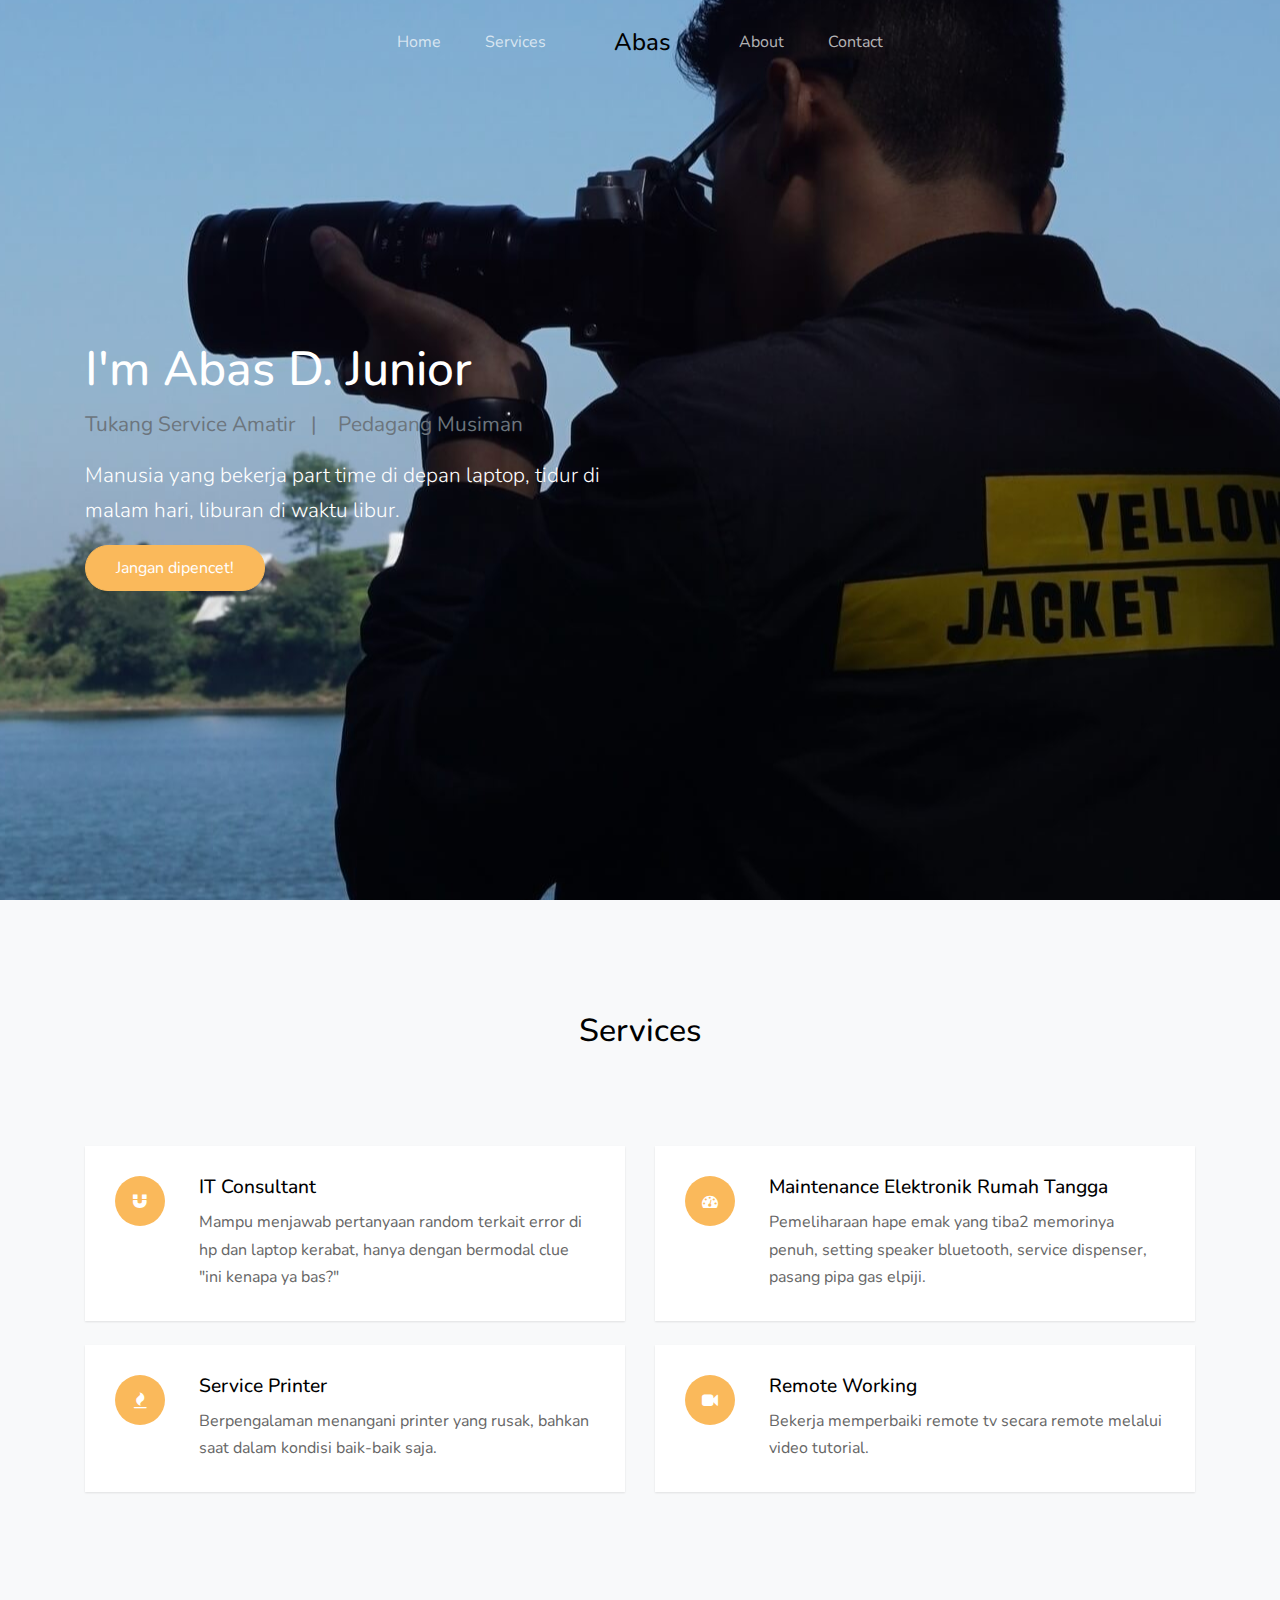
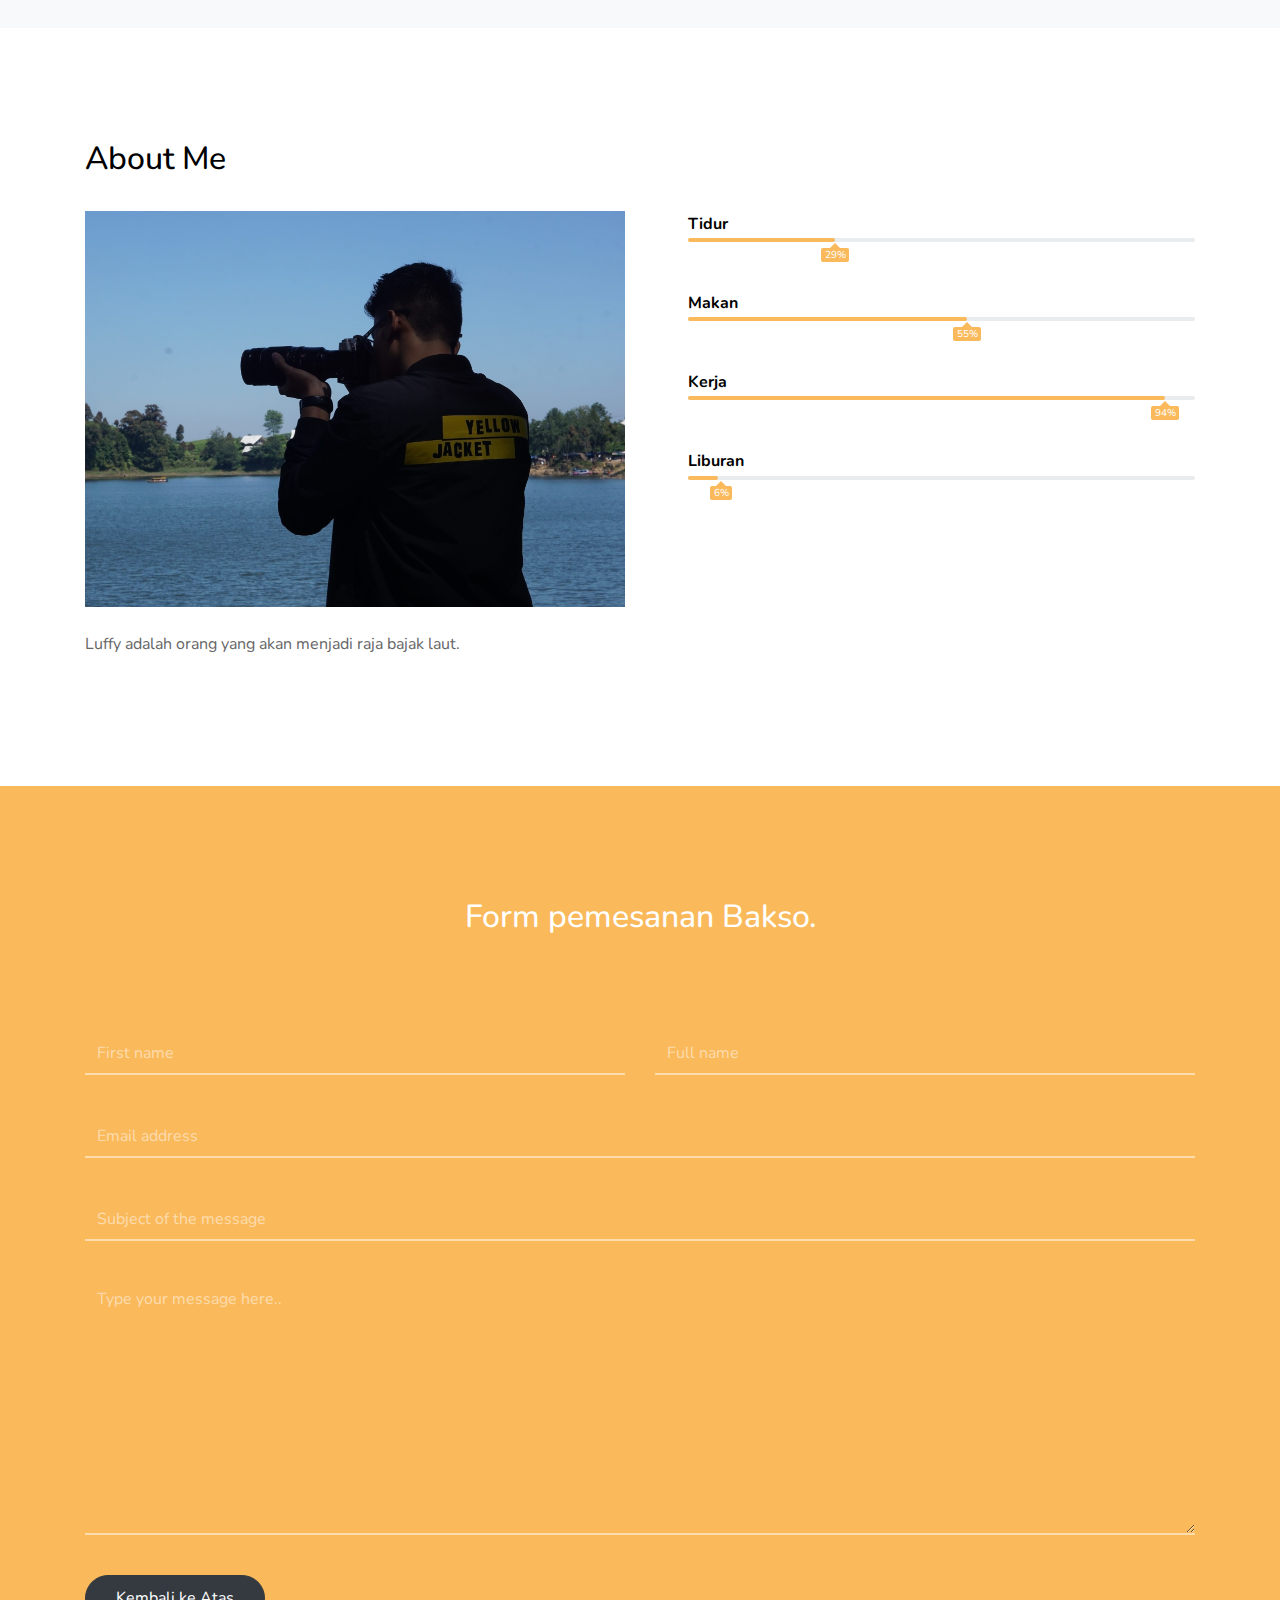
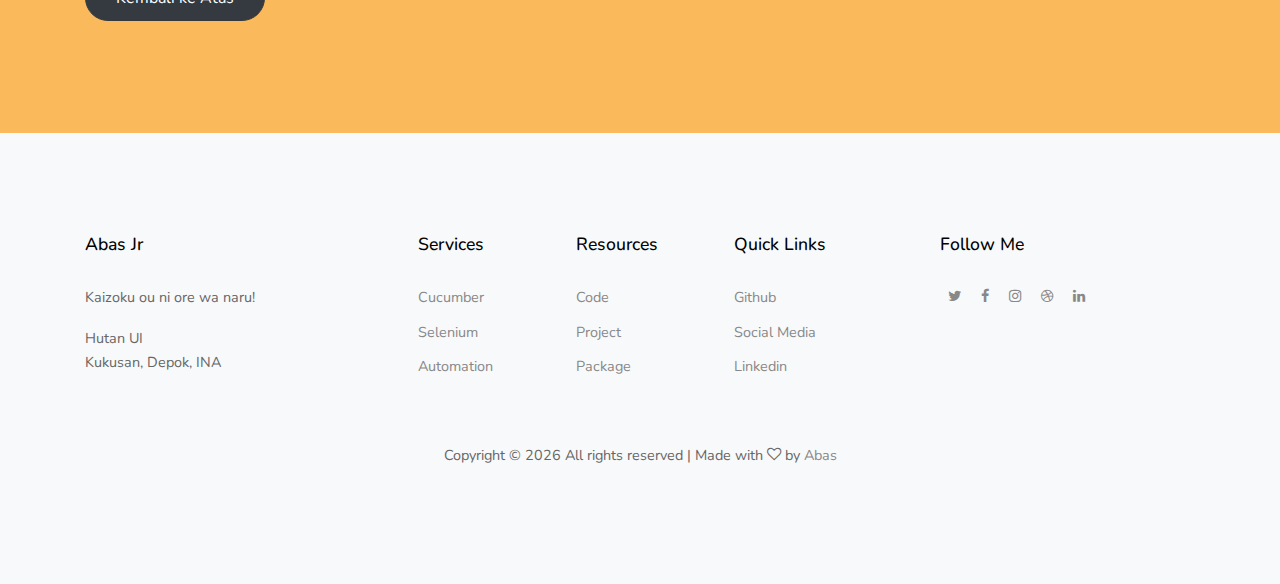
<file: index.html>
<!doctype html>
<html lang="en">
  <head>
    <title>Abas Jr | Carelessly Web</title>
    <meta charset="utf-8">
    <meta name="viewport" content="width=device-width, initial-scale=1, shrink-to-fit=no">
    
    <link href="https://fonts.googleapis.com/css?family=Nunito:300,400,700&display=swap" rel="stylesheet">
    <link rel="stylesheet" href="fonts/icomoon/style.css">
    <link rel="stylesheet" href="css/bootstrap.min.css">
    <link rel="stylesheet" href="css/jquery-ui.css">
    <link rel="stylesheet" href="css/owl.carousel.min.css">
    <link rel="stylesheet" href="css/owl.theme.default.min.css">
    <link rel="stylesheet" href="css/owl.theme.default.min.css">
    <link rel="stylesheet" href="css/jquery.fancybox.min.css">
    <link rel="icon" type="image/png" href="images/favicon.png"/>
    <link rel="stylesheet" href="fonts/flaticon/font/flaticon.css">

    <link rel="stylesheet" href="css/style.css">
    
  </head>
  <body data-spy="scroll" data-target=".site-navbar-target" data-offset="300">
  


  <div class="site-wrap">

    <div class="site-mobile-menu site-navbar-target">
      <div class="site-mobile-menu-header">
        <div class="site-mobile-menu-close mt-3">
          <span class="icon-close2 js-menu-toggle"></span>
        </div>
      </div>
      <div class="site-mobile-menu-body"></div>
    </div>
   
    <header class="site-navbar py-4 js-sticky-header site-navbar-target" role="banner">

      <div class="container-fluid">
        <div class="row align-items-center justify-content-center">   
          <div class="">
            <nav class="site-navigation position-relative text-right" role="navigation">
              <ul class="site-menu main-menu js-clone-nav mr-auto d-none d-lg-block">
                <li><a href="#home" class="nav-link">Home</a></li>
                <li><a href="#services" class="nav-link">Services</a></li>
              </ul>
            </nav>
          </div>
          
          <div class=" text-center mx-5">
            <h1 class="m-0 site-logo">Abas</h1>
          </div>
          
          <div class="text-left">
            
            <nav class="site-navigation position-relative" role="navigation">
              <ul class="site-menu main-menu js-clone-nav mr-auto d-none d-lg-block">
                <li><a href="#about" class="nav-link">About</a></li>
                <li><a href="#contact" class="nav-link">Contact</a></li>
              </ul>
            </nav>

            <div class="d-inline-block d-lg-none" style="position: relative; top: 3px;"><a href="#" class="site-menu-toggle js-menu-toggle float-right"><span class="icon-menu h3"></span></a></div>

          </div>
        </div>
      </div>
      
    </header>


    <div class="site-blocks-cover overlay bg-light" id="home">
      <div class="container">
        <div class="row justify-content-center">
          <div class="col-md-12 mt-lg-5 text-left align-self-center text-intro">
            <div class="row">
              <div class="col-lg-6">
                <h1 class="text-white">I'm Abas D. Junior</h1>
                <p class="text-secondary">Tukang Service Amatir<span class="mx-3">|</span> Pedagang Musiman</p>
                <p class="lead">Manusia yang bekerja part time di depan laptop, tidur di malam hari, liburan di waktu libur.</p>
                <p><a href="#contact" class="btn smoothscroll btn-primary">Jangan dipencet!</a></p>
              </div>
            </div>
          </div>
        </div>
      </div>

      <img src="images/credo_img_1.jpg" alt="Image" class="img-face">
      
    </div>  

    <div class="site-section bg-light" id="services">
      <div class="container">
        <div class="row ">
          <div class="col-12 mb-5 position-relative">
            <h2 class="section-title text-center mb-5">Services</h2>
          </div>
    
          <div class="col-md-6 mb-4">
            <div class="service d-flex h-100">
              <div class="service-number mr-4"><span class="icon-magnet"></span></div>
              <div class="service-about">
                <h3>IT Consultant</h3>
                <p>Mampu menjawab pertanyaan random terkait error di hp dan laptop kerabat, hanya dengan bermodal clue "ini kenapa ya bas?"</p>
              </div>
            </div>
          </div>
          
          <div class="col-md-6 mb-4">
            <div class="service d-flex h-100">
              <div class="service-number mr-4"><span class="icon-dashboard"></span></div>
                <div class="service-about">
                  <h3>Maintenance Elektronik Rumah Tangga</h3>
                  <p>Pemeliharaan hape emak yang tiba2 memorinya penuh, setting speaker bluetooth, service dispenser, pasang pipa gas elpiji.</p>
              </div>
            </div>
          </div>
          
          <div class="col-md-6 mb-4">
            <div class="service d-flex h-100">
              <div class="service-number mr-4"><span class="icon-fire"></span></div>
              <div class="service-about">
                <h3>Service Printer</h3>
                <p>Berpengalaman menangani printer yang rusak, bahkan saat dalam kondisi baik-baik saja.</p>
              </div>
            </div>
          </div>
          
          <div class="col-md-6 mb-4">
            <div class="service d-flex h-100">
              <div class="service-number mr-4"><span class="icon-video-camera"></span></div>
              <div class="service-about">
                <h3>Remote Working</h3>
                <p>Bekerja memperbaiki remote tv secara remote melalui video tutorial.</p>
              </div>
            </div>
          </div> 
        </div>
      </div>
    </div>



    <div class="site-section" id="about">
      <div class="container">
        <div class="row ">
          <div class="col-12 mb-4 position-relative">
            <h2 class="section-title">About Me</h2>
          </div>
          <div class="col-lg-6 order-2 order-lg-1">
            <img class="img-fluid mb-4" src="images/credo_img_1.jpg" alt="Image">
            <p>Luffy adalah orang yang akan menjadi raja bajak laut.</p>
          </div>
          <div class="col-lg-6 order-3 pl-lg-5 order-lg-2">
            <div class="mb-5">
              <strong class="text-black">Tidur</strong>
              <div class="progress">
                <div class="progress-bar" role="progressbar" aria-valuenow="0" aria-valuemin="0" aria-valuemax="100"
                  style="width: 29%;">
                  <span>29%</span>
                </div>
              </div>
            </div>
            <div class="mb-5">
              <strong class="text-black">Makan</strong>
              <div class="progress">
                <div class="progress-bar" role="progressbar" aria-valuenow="0" aria-valuemin="0" aria-valuemax="100"
                  style="width: 55%;">
                  <span>55%</span>
                </div>
              </div>
            </div>
            <div class="mb-5">
              <strong class="text-black">Kerja</strong>
              <div class="progress">
                <div class="progress-bar" role="progressbar" aria-valuenow="0" aria-valuemin="0" aria-valuemax="100"
                  style="width: 94%;">
                  <span>94%</span>
                </div>
              </div>
            </div>
            <div class="mb-5">
              <strong class="text-black">Liburan</strong>
              <div class="progress">
                <div class="progress-bar" role="progressbar" aria-valuenow="0" aria-valuemin="0" aria-valuemax="100"
                  style="width: 6%;">
                  <span>6%</span>
                </div>
              </div>
            </div>
          </div>
          
        </div>
      </div>
    </div>

    <section class="site-section bg-primary" id="contact">
      <div class="container">
        <div class="row">
          <div class="col-12 mb-5 position-relative">
            <h2 class="section-title text-center text-white mb-5">Form pemesanan Bakso.</h2>
          </div>
        </div>
        <form action="#" class="form">
          <div class="row mb-4">
            <div class="form-group col-6">
              <input type="text" class="form-control" placeholder="First name">
            </div>
            <div class="form-group col-6">
              <input type="text" class="form-control" placeholder="Full name">
            </div>
          </div>

          <div class="row mb-4">
            <div class="form-group col-12">
              <input type="email" class="form-control" placeholder="Email address">
            </div>
          </div>

          <div class="row mb-4">
            <div class="form-group col-12">
              <input type="text" class="form-control" placeholder="Subject of the message">
            </div>
          </div>

          <div class="row mb-4">
            <div class="form-group col-12">
              <textarea name="" id="" cols="30" rows="10" class="form-control" placeholder="Type your message here.."></textarea>
            </div>
          </div>

          <div class="row">
            <div class="col-md-6">
              <input type="submit" class="btn btn-dark" value="Kembali ke Atas">
            </div>
          </div>
          
        </form>
      </div>
    </section>

    <footer class="site-section bg-light footer">
      <div class="container">
        <div class="row mb-5">
          <div class="col-md-3">
            <h3 class="footer-title">Abas Jr</h3>
            <p>Kaizoku ou ni ore wa naru!</p>
            <p><span class="d-inline-block d-md-block">Hutan UI</span> Kukusan, Depok, INA</p>
          </div>
          <div class="col-md-5 mx-auto">
            <div class="row">
              <div class="col-lg-4">
                <h3 class="footer-title">Services</h3>
                <ul class="list-unstyled">
                  <li><a href="#">Cucumber</a></li>
                  <li><a href="#">Selenium</a></li>
                  <li><a href="#">Automation</a></li>
                </ul>
              </div>
              <div class="col-lg-4">
                <h3 class="footer-title">Resources</h3>
                <ul class="list-unstyled">
                  <li><a href="#">Code</a></li>
                  <li><a href="#">Project</a></li>
                  <li><a href="#">Package</a></li>
                </ul>
              </div>
              <div class="col-lg-4">
                <h3 class="footer-title">Quick Links</h3>
                <ul class="list-unstyled">
                  <li><a href="https://github.com/abasjr">Github</a></li>
                  <li><a href="https://www.instagram.com/abas.jr/">Social Media</a></li>
                  <li><a href="#">Linkedin</a></li>
                </ul>
              </div>
            </div>
          </div>
          <div class="col-md-3">
            <h3 class="footer-title">Follow Me</h3>
            <a href="#" class="social-circle p-2"><span class="icon-twitter"></span></a>
            <a href="#" class="social-circle p-2"><span class="icon-facebook"></span></a>
            <a href="https://www.instagram.com/abas.jr/" class="social-circle p-2"><span class="icon-instagram"></span></a>
            <a href="#" class="social-circle p-2"><span class="icon-dribbble"></span></a>
            <a href="#" class="social-circle p-2"><span class="icon-linkedin"></span></a>
          </div>
        </div>

        <div class="row">
          <div class="col-12 text-center">
            <!-- Link back to Colorlib can't be removed. Template is licensed under CC BY 3.0. -->
            <p>Copyright &copy;
            <script>document.write(new Date().getFullYear());</script> All rights reserved | Made with <i
              class="icon-heart-o" aria-hidden="true"></i> by <a href="https://abas.me" target="_blank">Abas</a></p>            
          </div>
        </div>
      </div>
    </footer>

  </div>

  <script src="js/jquery-3.3.1.min.js"></script>
  <script src="js/jquery-ui.js"></script>
  <script src="js/owl.carousel.min.js"></script>
  <script src="js/jquery.easing.1.3.js"></script>
  <script src="js/aos.js"></script>
  <script src="js/jquery.fancybox.min.js"></script>
  <script src="js/jquery.sticky.js"></script>
  <script src="js/main.js"></script>
  
  </body>
</html>
</file>
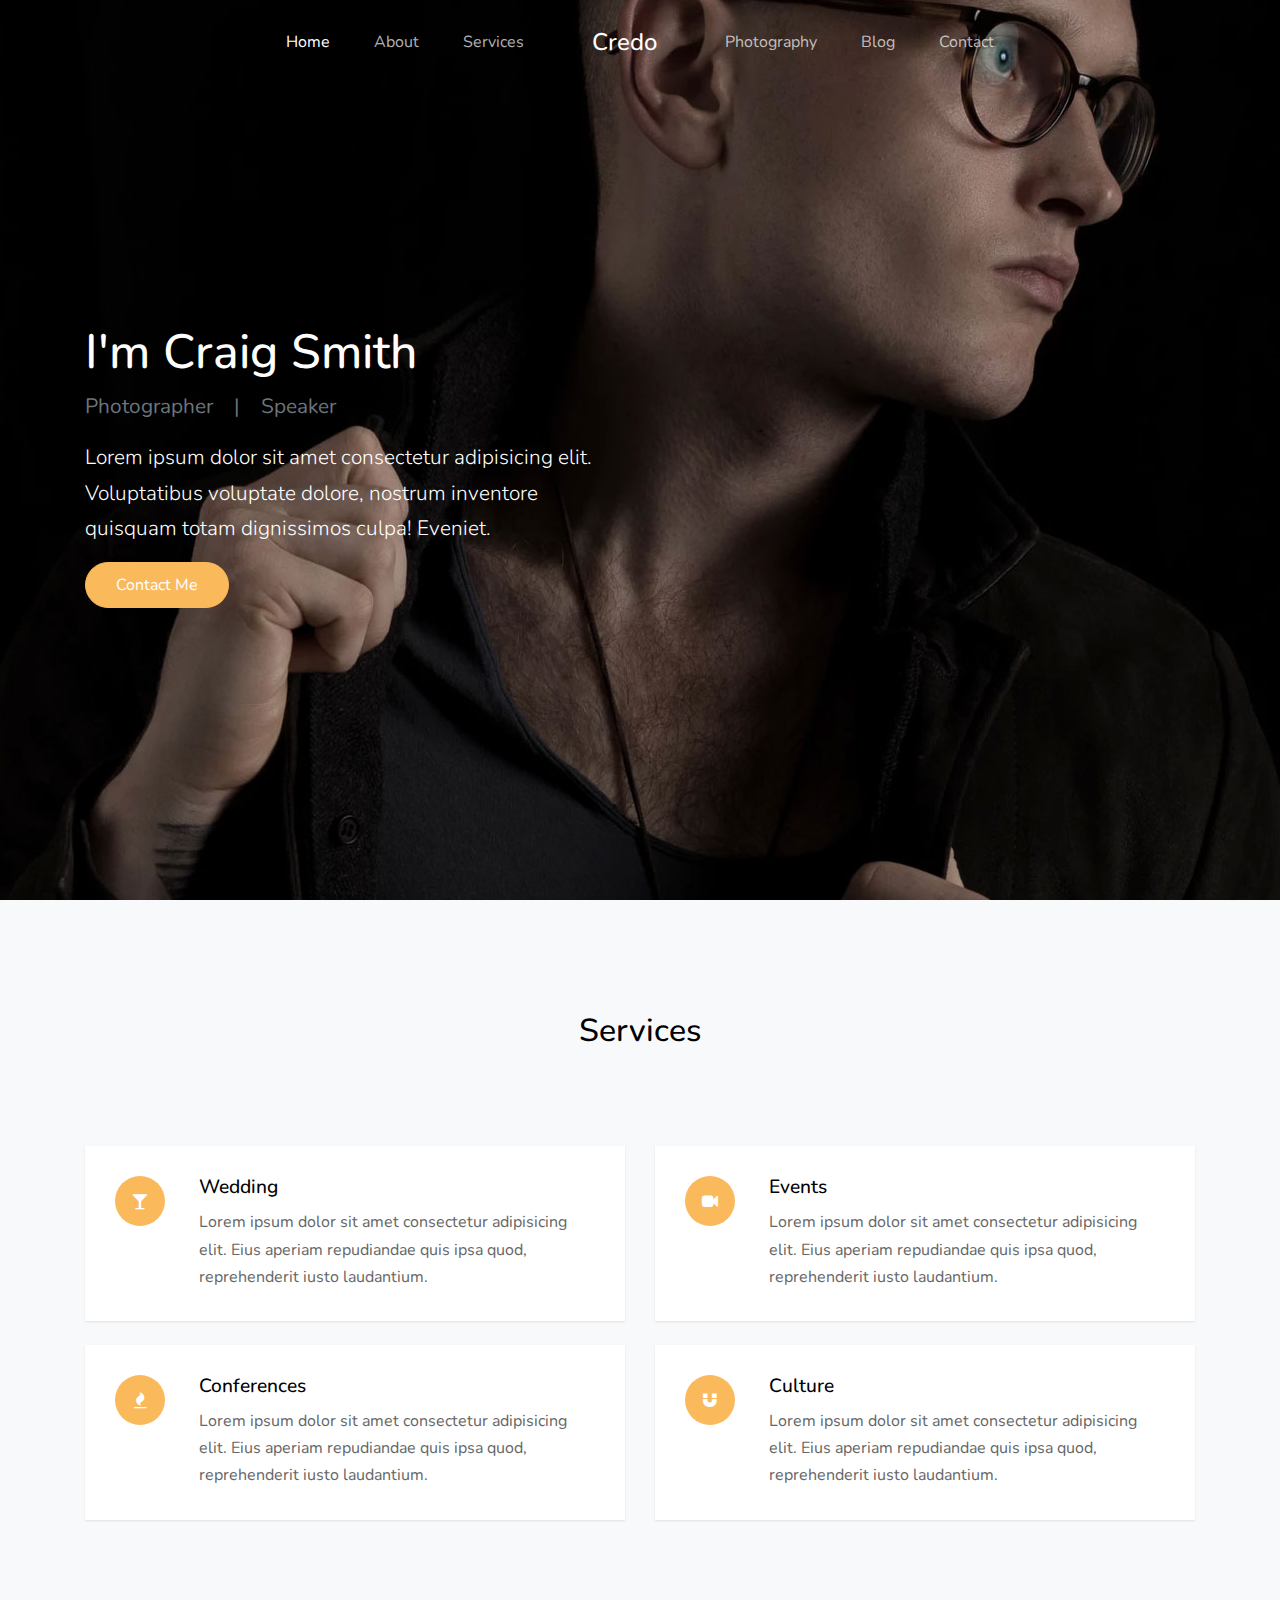
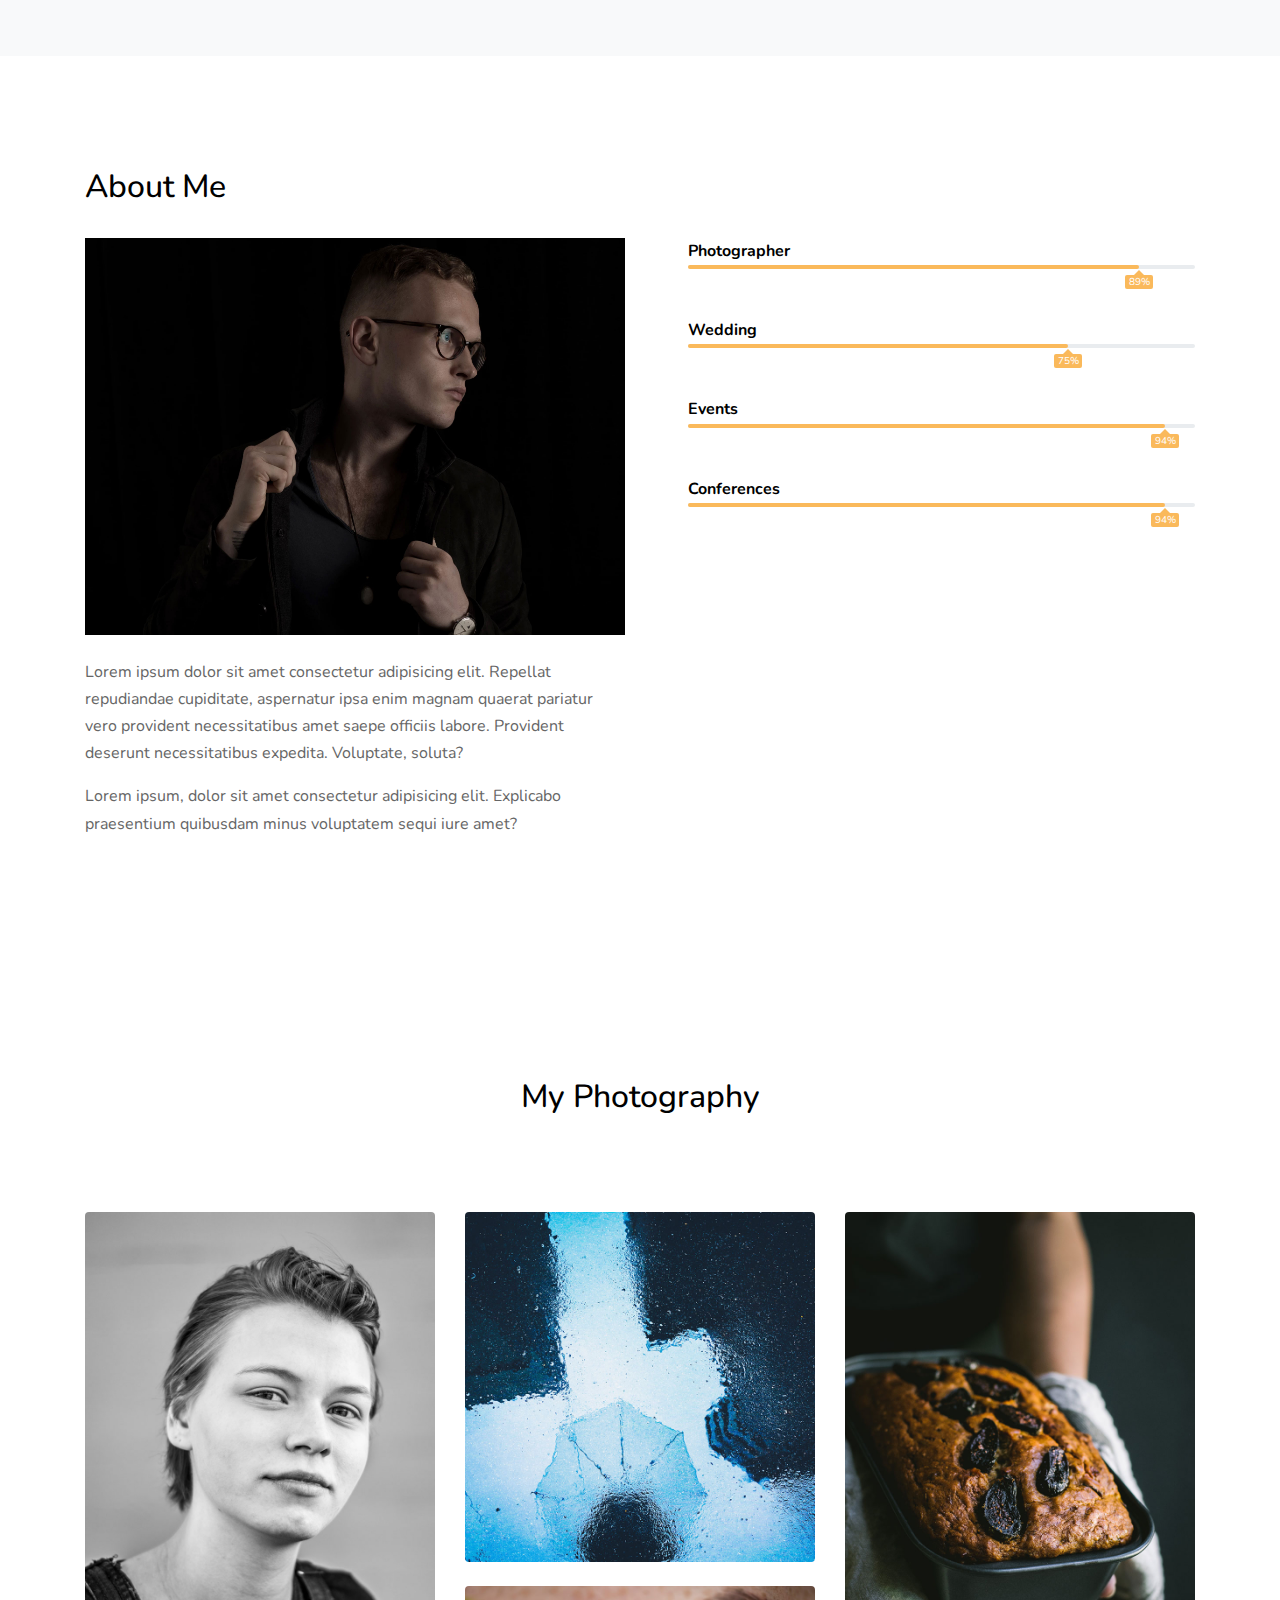
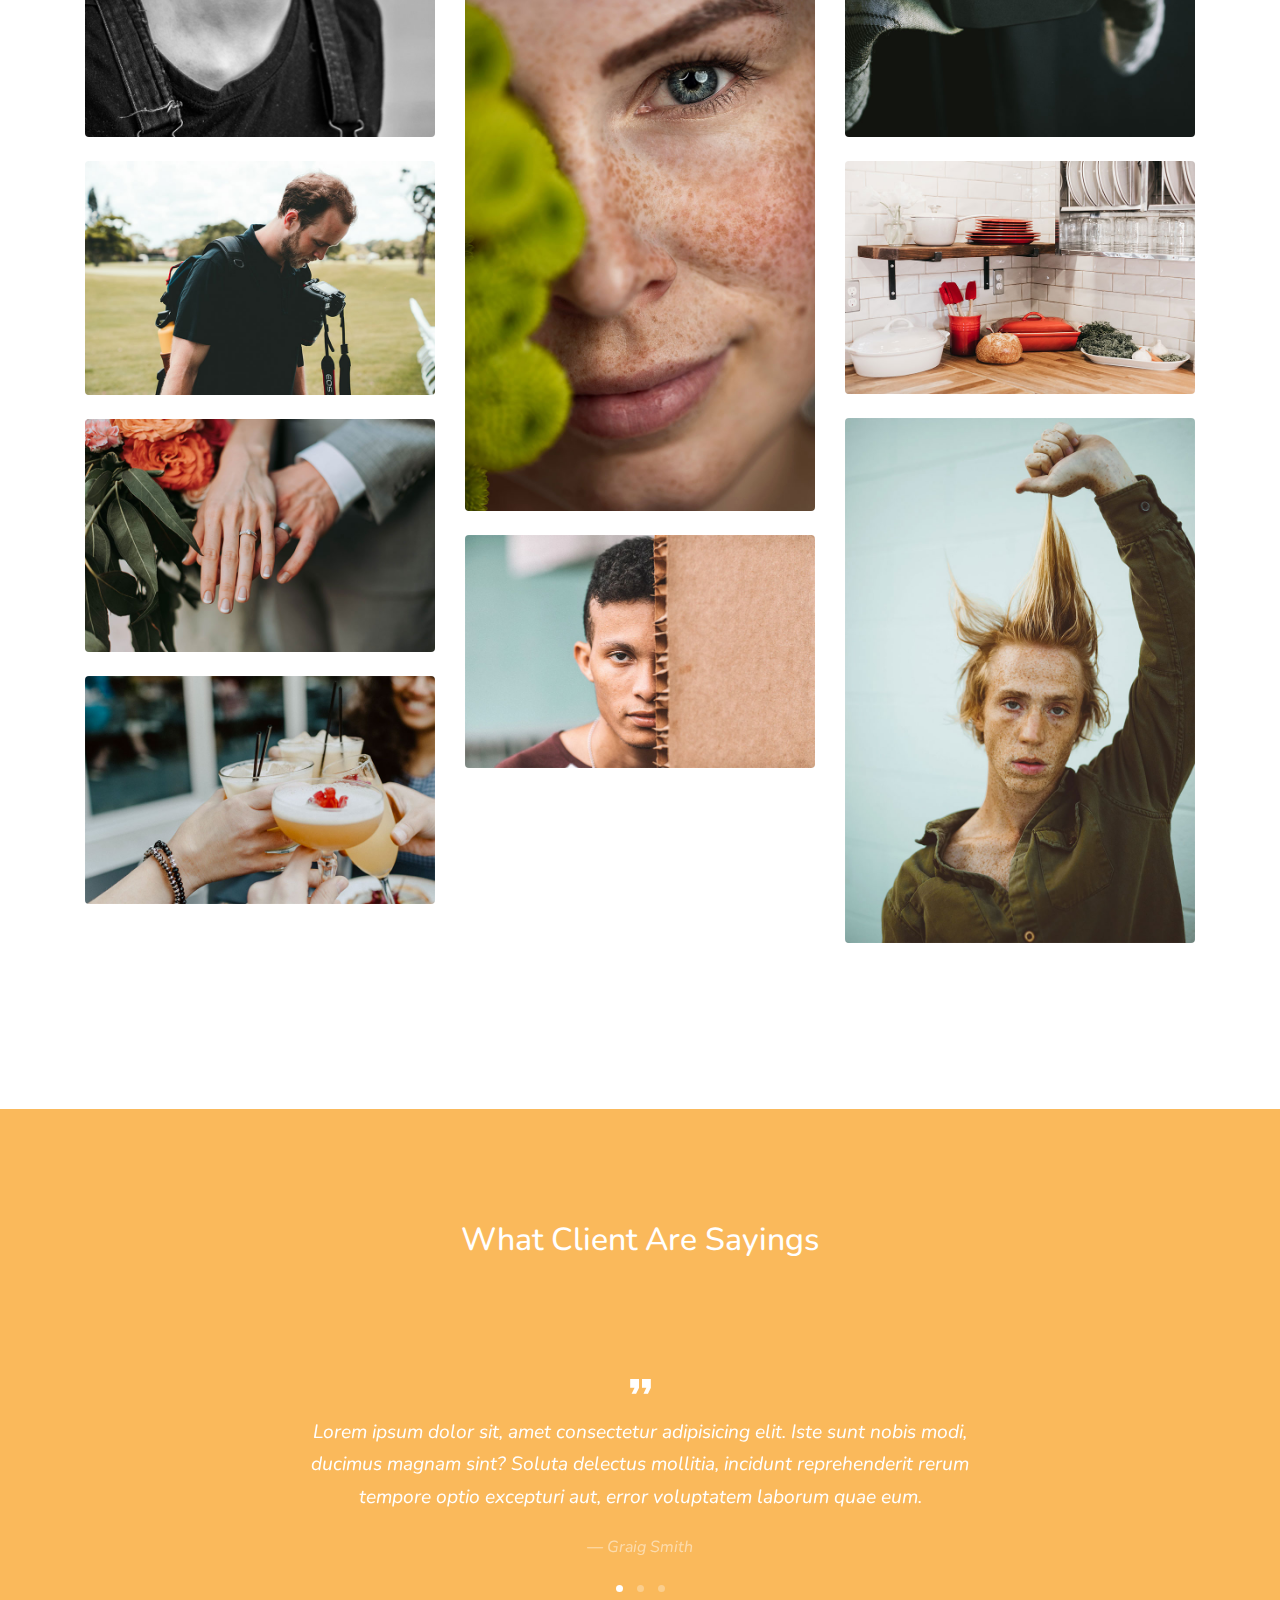
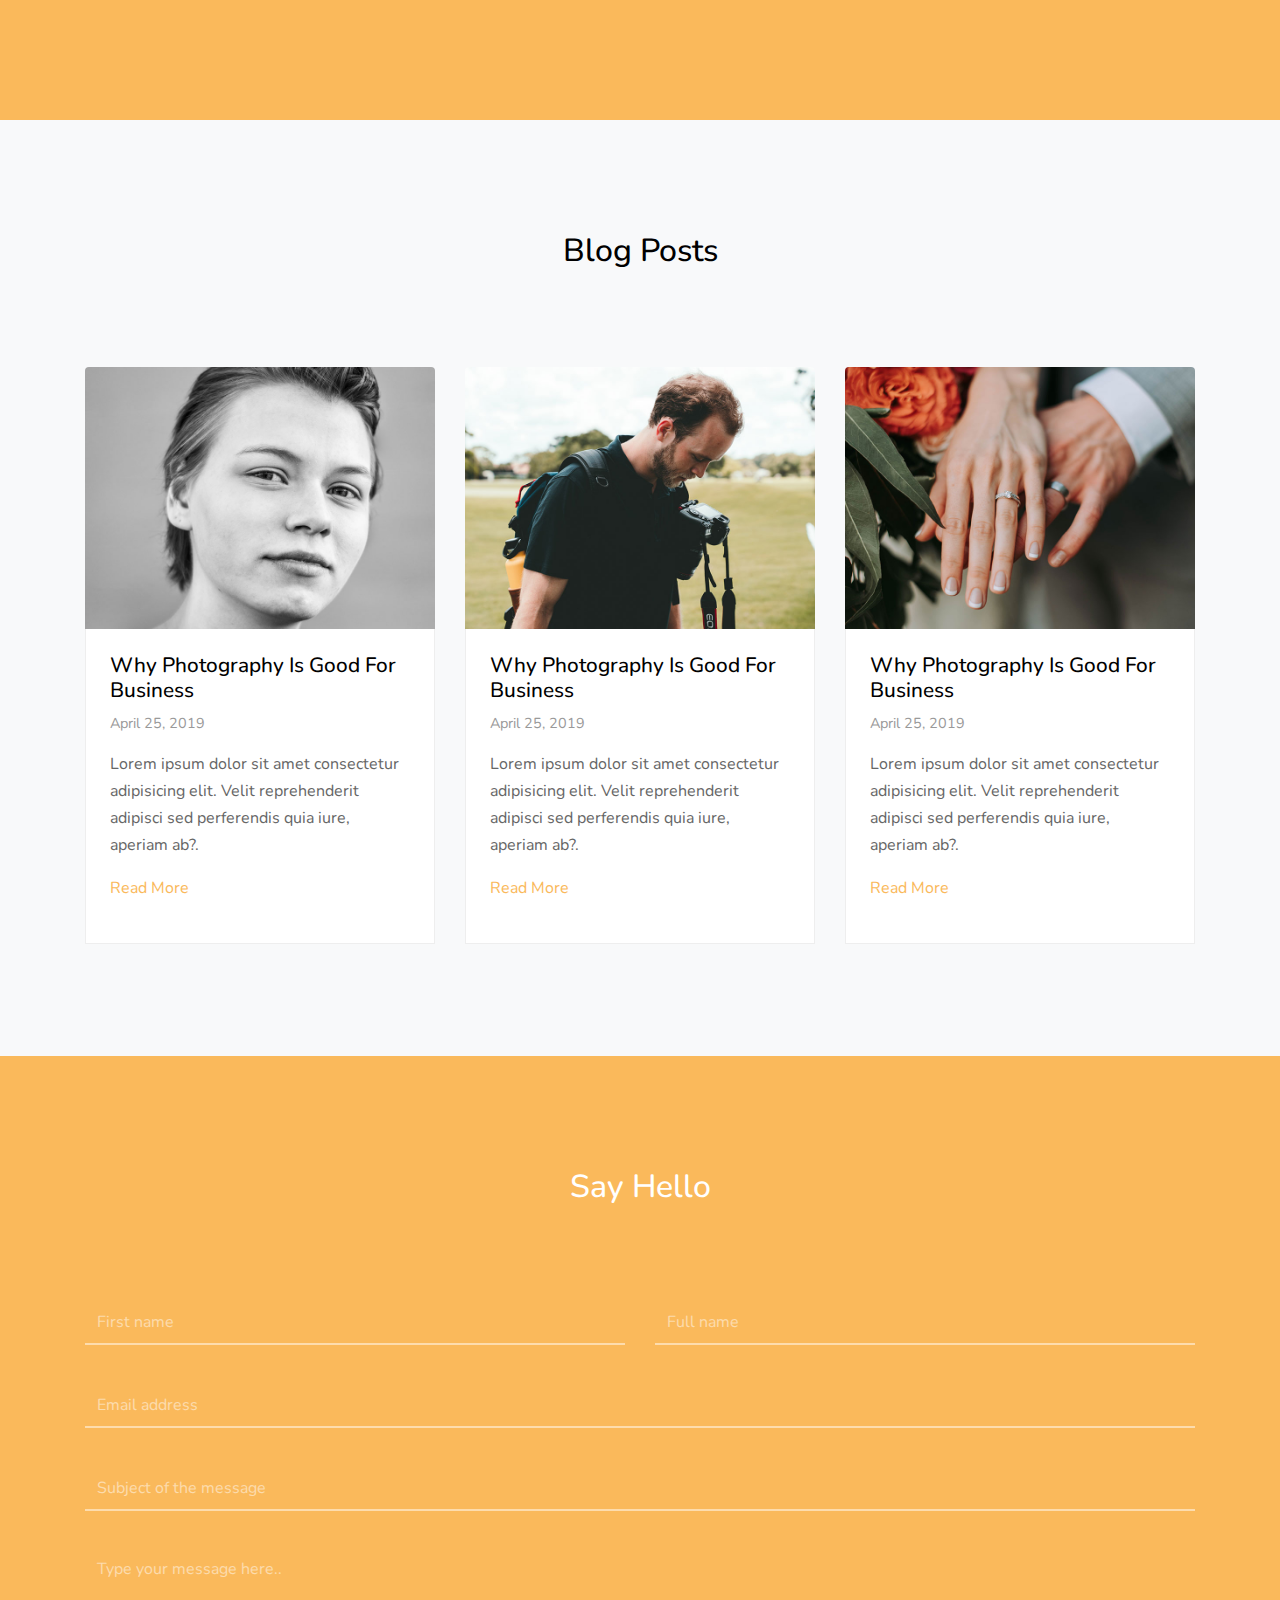
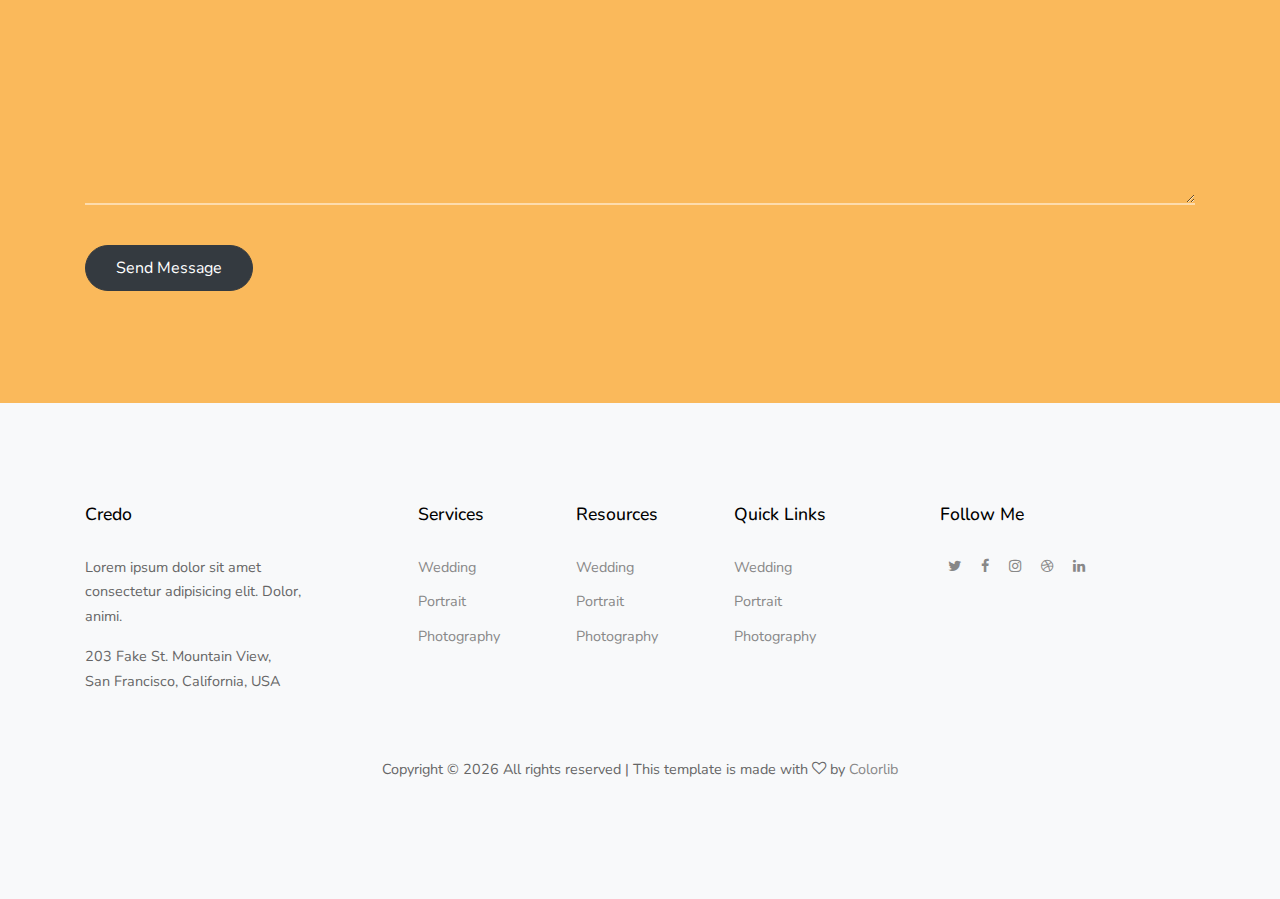
<file: credo/index.html>
<!doctype html>
<html lang="en">
  <head>
    <title>Credo &mdash; Website Template Colorlib</title>
    <meta charset="utf-8">
    <meta name="viewport" content="width=device-width, initial-scale=1, shrink-to-fit=no">
    
    <link href="https://fonts.googleapis.com/css?family=Nunito:300,400,700&display=swap" rel="stylesheet">
    <link rel="stylesheet" href="fonts/icomoon/style.css">

    <link rel="stylesheet" href="css/bootstrap.min.css">
    <link rel="stylesheet" href="css/jquery-ui.css">
    <link rel="stylesheet" href="css/owl.carousel.min.css">
    <link rel="stylesheet" href="css/owl.theme.default.min.css">
    <link rel="stylesheet" href="css/owl.theme.default.min.css">

    <link rel="stylesheet" href="css/jquery.fancybox.min.css">

    <link rel="stylesheet" href="css/bootstrap-datepicker.css">

    <link rel="stylesheet" href="fonts/flaticon/font/flaticon.css">

    <link rel="stylesheet" href="css/aos.css">

    <link rel="stylesheet" href="css/style.css">
    
  </head>
  <body data-spy="scroll" data-target=".site-navbar-target" data-offset="300">
  


  <div class="site-wrap">

    <div class="site-mobile-menu site-navbar-target">
      <div class="site-mobile-menu-header">
        <div class="site-mobile-menu-close mt-3">
          <span class="icon-close2 js-menu-toggle"></span>
        </div>
      </div>
      <div class="site-mobile-menu-body"></div>
    </div>
   
    <header class="site-navbar py-4 js-sticky-header site-navbar-target" role="banner">

      <div class="container-fluid">
        <div class="row align-items-center justify-content-center">
          
          <div class="">
            <nav class="site-navigation position-relative text-right" role="navigation">
              <ul class="site-menu main-menu js-clone-nav mr-auto d-none d-lg-block">
                <li><a href="#home-section" class="nav-link">Home</a></li>
                <li><a href="#about-section" class="nav-link">About</a></li>
                <li><a href="#services-section" class="nav-link">Services</a></li>
              </ul>
            </nav>
          </div>

          <div class=" text-center mx-5">
            <h1 class="m-0 site-logo"><a href="index.html">Credo</a></h1>
          </div>

          <div class="text-left">

            <nav class="site-navigation position-relative" role="navigation">
              <ul class="site-menu main-menu js-clone-nav mr-auto d-none d-lg-block">
                <li><a href="#portfolio-section" class="nav-link">Photography</a></li>
                <li><a href="#blog-section" class="nav-link">Blog</a></li>
                <li><a href="#contact-section" class="nav-link">Contact</a></li>
              </ul>
            </nav>


            <div class="d-inline-block d-lg-none" style="position: relative; top: 3px;"><a href="#" class="site-menu-toggle js-menu-toggle float-right"><span class="icon-menu h3"></span></a></div>

          </div>

        </div>
      </div>
      
    </header>


    <div class="site-blocks-cover overlay bg-light" id="home-section">

      <div class="container">
        <div class="row justify-content-center">

          <div class="col-md-12 mt-lg-5 text-left align-self-center text-intro">
            <div class="row">
              <div class="col-lg-6">
                <h1 class="text-white">I'm Craig Smith</h1>
                <p class="text-secondary">Photographer <span class="mx-3">|</span> Speaker</p>
                <p class="lead">Lorem ipsum dolor sit amet consectetur adipisicing elit. Voluptatibus voluptate dolore, nostrum inventore quisquam totam dignissimos culpa! Eveniet.</p>
                <p><a href="#contact-section" class="btn smoothscroll btn-primary">Contact Me</a></p>
              </div>
            </div>
          </div>
            
        </div>
      </div>

      <img src="images/credo_img_1.jpg" alt="Image" class="img-face">
      
    </div>  

    <div class="site-section bg-light" id="services-section">
      <div class="container">
        <div class="row ">
          <div class="col-12 mb-5 position-relative">
            <h2 class="section-title text-center mb-5">Services</h2>
          </div>
    
          <div class="col-md-6 mb-4">
            <div class="service d-flex h-100">
              <div class="service-number mr-4"><span class="icon-glass"></span></div>
              <div class="service-about">
                <h3>Wedding</h3>
                <p>Lorem ipsum dolor sit amet consectetur adipisicing elit. Eius aperiam repudiandae quis ipsa quod, reprehenderit iusto laudantium.</p>
              </div>
            </div>
          </div>
    
          <div class="col-md-6 mb-4">
            <div class="service d-flex h-100">
              <div class="service-number mr-4"><span class="icon-video-camera"></span></div>
              <div class="service-about">
                <h3>Events</h3>
                <p>Lorem ipsum dolor sit amet consectetur adipisicing elit. Eius aperiam repudiandae quis ipsa quod, reprehenderit iusto laudantium.</p>
              </div>
            </div>
          </div>
    
          <div class="col-md-6 mb-4">
            <div class="service d-flex h-100">
              <div class="service-number mr-4"><span class="icon-fire"></span></div>
              <div class="service-about">
                <h3>Conferences</h3>
                <p>Lorem ipsum dolor sit amet consectetur adipisicing elit. Eius aperiam repudiandae quis ipsa quod, reprehenderit iusto laudantium.</p>
              </div>
            </div>
          </div>
    
          <div class="col-md-6 mb-4">
            <div class="service d-flex h-100">
              <div class="service-number mr-4"><span class="icon-magnet"></span></div>
              <div class="service-about">
                <h3>Culture</h3>
                <p>Lorem ipsum dolor sit amet consectetur adipisicing elit. Eius aperiam repudiandae quis ipsa quod, reprehenderit iusto laudantium.</p>
              </div>
            </div>
          </div>
    
        </div>
      </div>
    </div>



    <div class="site-section" id="about-section">
      <div class="container">
        <div class="row ">
          <div class="col-12 mb-4 position-relative">
            <h2 class="section-title">About Me</h2>
          </div>
          <div class="col-lg-6 order-2 order-lg-1">
            <img class="img-fluid mb-4" src="images/credo_img_1.jpg" alt="Image">
            <p>Lorem ipsum dolor sit amet consectetur adipisicing elit. Repellat repudiandae cupiditate, aspernatur ipsa enim magnam quaerat pariatur vero provident necessitatibus amet saepe officiis labore. Provident deserunt necessitatibus expedita. Voluptate, soluta?</p>
            <p>Lorem ipsum, dolor sit amet consectetur adipisicing elit. Explicabo praesentium quibusdam minus voluptatem sequi iure amet?</p>
          </div>
          <div class="col-lg-6 order-3 pl-lg-5 order-lg-2">
            <div class="mb-5">
              <strong class="text-black">Photographer</strong>
              <div class="progress">
                <div class="progress-bar" role="progressbar" aria-valuenow="0" aria-valuemin="0" aria-valuemax="100"
                  style="width: 89%;">
                  <span>89%</span>
                </div>
              </div>
            </div>
            <div class="mb-5">
              <strong class="text-black">Wedding</strong>
              <div class="progress">
                <div class="progress-bar" role="progressbar" aria-valuenow="0" aria-valuemin="0" aria-valuemax="100"
                  style="width: 75%;">
                  <span>75%</span>
                </div>
              </div>
            </div>
            <div class="mb-5">
              <strong class="text-black">Events</strong>
              <div class="progress">
                <div class="progress-bar" role="progressbar" aria-valuenow="0" aria-valuemin="0" aria-valuemax="100"
                  style="width: 94%;">
                  <span>94%</span>
                </div>
              </div>
            </div>
            <div class="mb-5">
              <strong class="text-black">Conferences</strong>
              <div class="progress">
                <div class="progress-bar" role="progressbar" aria-valuenow="0" aria-valuemin="0" aria-valuemax="100"
                  style="width: 94%;">
                  <span>94%</span>
                </div>
              </div>
            </div>
          </div>
          
        </div>
      </div>
    </div>


    

    <section class="site-section block__62272" id="portfolio-section">
      

      <div class="container">
        <div class="row mb-5">
          <div class="col-12 position-relative">
            <h2 class="section-title text-center mb-5">My Photography</h2>
          </div>
        </div>


        <div class="row">
          <div class="col-md-6 col-lg-4 item">
            <a href="images/img_1.jpg" class="item-wrap fancybox mb-4">
              <span class="icon-search2"></span>
              <img class="img-fluid" src="images/img_1.jpg">
            </a>
            <a href="images/img_2.jpg" class="item-wrap fancybox mb-4">
              <span class="icon-search2"></span>
              <img class="img-fluid" src="images/img_2.jpg">
            </a>
            <a href="images/img_3.jpg" class="item-wrap fancybox mb-4">
              <span class="icon-search2"></span>
              <img class="img-fluid" src="images/img_3.jpg">
            </a>
            <a href="images/img_10.jpg" class="item-wrap fancybox mb-4">
              <span class="icon-search2"></span>
              <img class="img-fluid" src="images/img_10.jpg">
            </a>
          </div>
          <div class="col-md-6 col-lg-4 item">
            <a href="images/img_1.jpg" class="item-wrap fancybox mb-4">
              <span class="icon-search2"></span>
              <img class="img-fluid" src="images/img_4.jpg">
            </a>
            <a href="images/img_5.jpg" class="item-wrap fancybox mb-4">
              <span class="icon-search2"></span>
              <img class="img-fluid" src="images/img_5.jpg">
            </a>
            <a href="images/img_8.jpg" class="item-wrap fancybox mb-4">
              <span class="icon-search2"></span>
              <img class="img-fluid" src="images/img_8.jpg">
            </a>
          </div>
          <div class="col-md-6 col-lg-4 item">
            <a href="images/img_6.jpg" class="item-wrap fancybox mb-4">
              <span class="icon-search2"></span>
              <img class="img-fluid" src="images/img_6.jpg">
            </a>
            <a href="images/img_7.jpg" class="item-wrap fancybox mb-4">
              <span class="icon-search2"></span>
              <img class="img-fluid" src="images/img_7.jpg">
            </a>
            <a href="images/img_9.jpg" class="item-wrap fancybox mb-4">
              <span class="icon-search2"></span>
              <img class="img-fluid" src="images/img_9.jpg">
            </a>
          </div>
        </div>

        
      </div>

    </section>


    <section class="site-section bg-primary">
      <div class="container">
        <div class="row">
          <div class="col-12 mb-5 position-relative">
            <h2 class="section-title text-center mb-5 text-white">What Client Are Sayings</h2>
          </div>
        </div>
        <div class="owl-carousel slide-one-item">
          <div class="slide">
            <blockquote>
              <p>Lorem ipsum dolor sit, amet consectetur adipisicing elit. Iste sunt nobis modi, ducimus magnam sint? Soluta delectus mollitia, incidunt reprehenderit rerum tempore optio excepturi aut, error voluptatem laborum quae eum.</p>
              <p><cite>&mdash; Graig Smith</cite></p>
            </blockquote>
          </div>
          <div class="slide">
            <blockquote>
              <p>Lorem ipsum dolor sit amet consectetur adipisicing elit. Et, veniam, quos optio magnam aliquid est sequi cupiditate tempore libero excepturi nam laudantium consequuntur quia iste dolor fugit quas?</p>
              <p><cite>&mdash; Carl Spencer</cite></p>
            </blockquote>
          </div>
          <div class="slide">
            <blockquote>
              <p>Lorem ipsum dolor sit amet consectetur adipisicing elit. Illum veniam officiis placeat tempore, voluptates quis, odit mollitia neque, quisquam sint temporibus in ullam delectus modi repudiandae expedita! Cupiditate aspernatur illum adipisci recusandae beatae ea impedit.</p>
              <p><cite>&mdash; Ryan Peters</cite></p>
            </blockquote>
          </div>
        </div>
      </div>
    </section>

    

    <section class="site-section bg-light" id="blog-section">
      <div class="container">
        <div class="row">
          
          <div class="col-12 mb-5 position-relative">
            <h2 class="section-title text-center mb-5">Blog Posts</h2>
          </div>

          <div class="col-md-6 mb-5 mb-lg-0 col-lg-4">
            <div class="blog_entry">
              <a href="single.html"><img src="images/blog_1.jpg" alt="Image" class="img-fluid"></a>
              <div class="p-4 bg-white">
                <h3><a href="single.html">Why Photography Is Good For Business</a></h3>
                <span class="date">April 25, 2019</span>
                <p>Lorem ipsum dolor sit amet consectetur adipisicing elit. Velit reprehenderit adipisci sed perferendis quia iure, aperiam ab?.</p>
                <p class="more"><a href="single.html">Read More</a></p>
              </div>
            </div>
          </div>

          <div class="col-md-6 mb-5 mb-lg-0 col-lg-4">
            <div class="blog_entry">
              <a href="single.html"><img src="images/blog_2.jpg" alt="Image" class="img-fluid"></a>
              <div class="p-4 bg-white">
                <h3><a href="single.html">Why Photography Is Good For Business</a></h3>
                <span class="date">April 25, 2019</span>
                <p>Lorem ipsum dolor sit amet consectetur adipisicing elit. Velit reprehenderit adipisci sed perferendis quia iure, aperiam ab?.</p>
                <p class="more"><a href="single.html">Read More</a></p>
              </div>
            </div>
          </div>

          <div class="col-md-6 mb-5 mb-lg-0 col-lg-4">
            <div class="blog_entry">
              <a href="single.html"><img src="images/blog_3.jpg" alt="Image" class="img-fluid"></a>
              <div class="p-4 bg-white">
                <h3><a href="single.html">Why Photography Is Good For Business</a></h3>
                <span class="date">April 25, 2019</span>
                <p>Lorem ipsum dolor sit amet consectetur adipisicing elit. Velit reprehenderit adipisci sed perferendis quia iure, aperiam ab?.</p>
                <p class="more"><a href="single.html">Read More</a></p>
              </div>
            </div>
          </div>
        </div>
      </div>
    </section>


    <section class="site-section bg-primary" id="contact-section">
      <div class="container">
        <div class="row">
          <div class="col-12 mb-5 position-relative">
            <h2 class="section-title text-center text-white mb-5">Say Hello</h2>
          </div>
        </div>
        <form action="#" class="form">
          <div class="row mb-4">
            <div class="form-group col-6">
              <input type="text" class="form-control" placeholder="First name">
            </div>
            <div class="form-group col-6">
              <input type="text" class="form-control" placeholder="Full name">
            </div>
          </div>

          <div class="row mb-4">
            <div class="form-group col-12">
              <input type="email" class="form-control" placeholder="Email address">
            </div>
          </div>

          <div class="row mb-4">
            <div class="form-group col-12">
              <input type="text" class="form-control" placeholder="Subject of the message">
            </div>
          </div>

          <div class="row mb-4">
            <div class="form-group col-12">
              <textarea name="" id="" cols="30" rows="10" class="form-control" placeholder="Type your message here.."></textarea>
            </div>
          </div>

          <div class="row">
            <div class="col-md-6">
              <input type="submit" class="btn btn-dark" value="Send Message">
            </div>
          </div>
          
        </form>
      </div>
    </section>

    <footer class="site-section bg-light footer">
      <div class="container">
        <div class="row mb-5">
          <div class="col-md-3">
            <h3 class="footer-title">Credo</h3>
            <p>Lorem ipsum dolor sit amet consectetur adipisicing elit. Dolor, animi.</p>
            <p><span class="d-inline-block d-md-block">203 Fake St. Mountain View,</span> San Francisco, California, USA</p>
          </div>
          <div class="col-md-5 mx-auto">
            <div class="row">
              <div class="col-lg-4">
                <h3 class="footer-title">Services</h3>
                <ul class="list-unstyled">
                  <li><a href="#">Wedding</a></li>
                  <li><a href="#">Portrait</a></li>
                  <li><a href="#">Photography</a></li>
                </ul>
              </div>
              <div class="col-lg-4">
                <h3 class="footer-title">Resources</h3>
                <ul class="list-unstyled">
                  <li><a href="#">Wedding</a></li>
                  <li><a href="#">Portrait</a></li>
                  <li><a href="#">Photography</a></li>
                </ul>
              </div>
              <div class="col-lg-4">
                <h3 class="footer-title">Quick Links</h3>
                <ul class="list-unstyled">
                  <li><a href="#">Wedding</a></li>
                  <li><a href="#">Portrait</a></li>
                  <li><a href="#">Photography</a></li>
                </ul>
              </div>
            </div>
          </div>
          <div class="col-md-3">
            <h3 class="footer-title">Follow Me</h3>
            <a href="#" class="social-circle p-2"><span class="icon-twitter"></span></a>
            <a href="#" class="social-circle p-2"><span class="icon-facebook"></span></a>
            <a href="#" class="social-circle p-2"><span class="icon-instagram"></span></a>
            <a href="#" class="social-circle p-2"><span class="icon-dribbble"></span></a>
            <a href="#" class="social-circle p-2"><span class="icon-linkedin"></span></a>
          </div>
        </div>

        <div class="row">
          <div class="col-12 text-center">
            <!-- Link back to Colorlib can't be removed. Template is licensed under CC BY 3.0. -->
            <p>Copyright &copy;
            <script>document.write(new Date().getFullYear());</script> All rights reserved | This template is made with <i
              class="icon-heart-o" aria-hidden="true"></i> by <a href="https://colorlib.com" target="_blank">Colorlib</a></p>
            <!-- Link back to Colorlib can't be removed. Template is licensed under CC BY 3.0. -->
            
          </div>
        </div>
      </div>
    </footer>

  </div> <!-- .site-wrap -->

  <script src="js/jquery-3.3.1.min.js"></script>
  <script src="js/jquery-ui.js"></script>
  <script src="js/popper.min.js"></script>
  <script src="js/bootstrap.min.js"></script>
  <script src="js/owl.carousel.min.js"></script>
  <script src="js/jquery.easing.1.3.js"></script>
  <script src="js/aos.js"></script>
  <script src="js/jquery.fancybox.min.js"></script>
  <script src="js/jquery.sticky.js"></script>
  
  <script src="js/main.js"></script>

  
  </body>
</html>
</file>
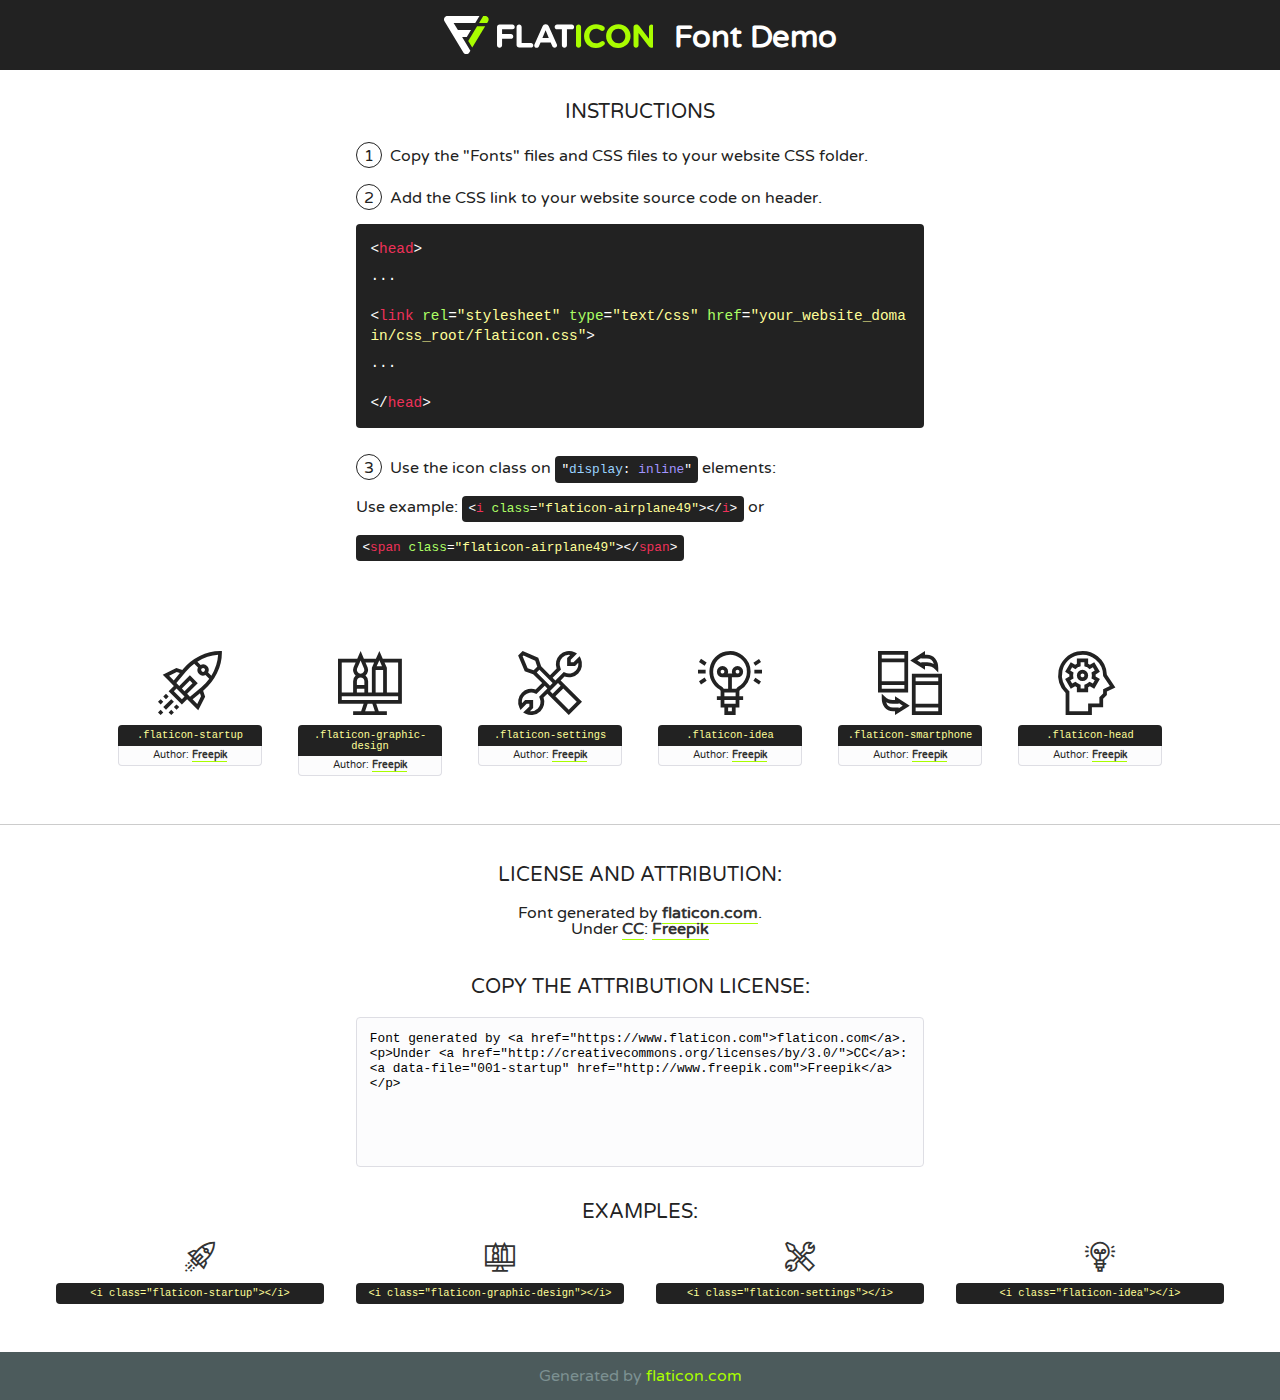
<file: fonts/flaticon/font/flaticon.html>
<!DOCTYPE html>
<!--
  Flaticon icon font: Flaticon
  Creation date: 03/04/2019 06:02
-->
<html>
<!DOCTYPE html>
<html>

<head>
    <title>Flaticon WebFont</title>
    <link href="http://fonts.googleapis.com/css?family=Varela+Round" rel="stylesheet" type="text/css" />
    <link rel="stylesheet" type="text/css" href="flaticon.css">
    <meta charset="UTF-8">
    <style>
    html, body, div, span, applet, object, iframe,
    h1, h2, h3, h4, h5, h6, p, blockquote, pre,
    a, abbr, acronym, address, big, cite, code,
    del, dfn, em, img, ins, kbd, q, s, samp,
    small, strike, strong, sub, sup, tt, var,
    b, u, i, center,
    dl, dt, dd, ol, ul, li,
    fieldset, form, label, legend,
    table, caption, tbody, tfoot, thead, tr, th, td,
    article, aside, canvas, details, embed, 
    figure, figcaption, footer, header, hgroup, 
    menu, nav, output, ruby, section, summary,
    time, mark, audio, video {
        margin: 0;
        padding: 0;
        border: 0;
        font-size: 100%;
        font: inherit;
        vertical-align: baseline;
    }
    /* HTML5 display-role reset for older browsers */
    article, aside, details, figcaption, figure, 
    footer, header, hgroup, menu, nav, section {
        display: block;
    }
    body {
        line-height: 1;
    }
    ol, ul {
        list-style: none;
    }
    blockquote, q {
        quotes: none;
    }
    blockquote:before, blockquote:after,
    q:before, q:after {
        content: '';
        content: none;
    }
    table {
        border-collapse: collapse;
        border-spacing: 0;
    }
    body {
        font-family: 'Varela Round', Helvetica, Arial, sans-serif;
        font-size: 16px;
        color: #222;
    }
    a {
        color: #333;
        border-bottom: 1px solid #a9fd00;
        font-weight: bold;
        text-decoration: none;
    }
    * {
        -moz-box-sizing: border-box;
        -webkit-box-sizing: border-box;
        box-sizing: border-box;
        margin: 0;
        padding: 0;
    }
    [class^="flaticon-"]:before, [class*=" flaticon-"]:before, [class^="flaticon-"]:after, [class*=" flaticon-"]:after {
        font-family: Flaticon;
        font-size: 30px;
        font-style: normal;
        margin-left: 20px;
        color: #333;
    }
    .wrapper {
        max-width: 600px;
        margin: auto;
        padding: 0 1em;
    }
    .title {
        font-size: 1.25em;
        text-align: center;
        margin-bottom: 1em;
        text-transform: uppercase;
    }
    header {
        text-align: center;
        background-color: #222;
        color: #fff;
        padding: 1em;
    }
    header .logo {
        width: 210px;
        height: 38px;
        display: inline-block;
        vertical-align: middle;
        margin-right: 1em;
        border: none;
    }
    header strong {
        font-size: 1.95em;
        font-weight: bold;
        vertical-align: middle;
        margin-top: 5px;
        display: inline-block;
    }
    .demo {
        margin: 2em auto;
        line-height: 1.25em;
    }
    .demo ul li {
        margin-bottom: 1em;
    }
    .demo ul li .num {
        color: #222;
        border-radius: 20px;
        display: inline-block;
        width: 26px;
        padding: 3px;
        height: 26px;
        text-align: center;
        margin-right: 0.5em;
        border: 1px solid #222;
    }
    .demo ul li code {
        background-color: #222;
        border-radius: 4px;
        padding: 0.25em 0.5em;
        display: inline-block;
        color: #fff;
        font-family: Consolas,Monaco,Lucida Console,Liberation Mono,DejaVu Sans Mono,Bitstream Vera Sans Mono,Courier New, monospace;
        font-weight: lighter;
        margin-top: 1em;
        font-size: 0.8em;
        word-break: break-all;
    }
    .demo ul li code.big {
        padding: 1em;
        font-size: 0.9em;
    }
    .demo ul li code .red {
        color: #EF3159;
    }
    .demo ul li code .green {
        color: #ACFF65;
    }
    .demo ul li code .yellow {
        color: #FFFF99;
    }
    .demo ul li code .blue {
        color: #99D3FF;
    }
    .demo ul li code .purple {
        color: #A295FF;
    }
    .demo ul li code .dots {
        margin-top: 0.5em;
        display: block;
    }
    #glyphs {
        border-bottom: 1px solid #ccc;
        padding: 2em 0;
        text-align: center;
    }
    .glyph {
        display: inline-block;
        width: 9em;
        margin: 1em;
        text-align: center;
        vertical-align: top;
        background: #FFF;
    }
    .glyph .glyph-icon {
        padding: 10px;
        display: block;
        font-family:"Flaticon";
        font-size: 64px;
        line-height: 1;
    }
    .glyph .glyph-icon:before {
        font-size: 64px;
        color: #222;
        margin-left: 0;
    }
    .class-name {
        font-size: 0.65em;
        background-color: #222;
        color: #fff;
        border-radius: 4px 4px 0 0;
        padding: 0.5em;
        color: #FFFF99;
        font-family: Consolas,Monaco,Lucida Console,Liberation Mono,DejaVu Sans Mono,Bitstream Vera Sans Mono,Courier New, monospace;
    }
    .author-name {
        font-size: 0.6em;
        background-color: #fcfcfd;
        border: 1px solid #DEDEE4;
        border-top: 0;
        border-radius: 0 0 4px 4px;
        padding: 0.5em;
    }
    .class-name:last-child {
        font-size: 10px;
        color:#888;
    }
    .class-name:last-child a {
        font-size: 10px;
        color:#555;
    }
    .class-name:last-child a:hover {
        color:#a9fd00;
    }
    .glyph > input {
        display: block;
        width: 100px;
        margin: 5px auto;
        text-align: center;
        font-size: 12px;
        cursor: text;
    }
    .glyph > input.icon-input {
        font-family:"Flaticon";
        font-size: 16px;
        margin-bottom: 10px;
    }
    .attribution .title {
        margin-top: 2em;
    }
    .attribution textarea {
        background-color: #fcfcfd;
        padding: 1em;
        border: none;
        box-shadow: none;
        border: 1px solid #DEDEE4;
        border-radius: 4px;
        resize: none;
        width: 100%;
        height: 150px;
        font-size: 0.8em;
        font-family: Consolas,Monaco,Lucida Console,Liberation Mono,DejaVu Sans Mono,Bitstream Vera Sans Mono,Courier New, monospace;
        -webkit-appearance: none;
    }
    .iconsuse {
        margin: 2em auto;
        text-align: center;
        max-width: 1200px;
    }
    .iconsuse:after {
        content: '';
        display: table;
        clear: both;
    }
    .iconsuse .image {
        float: left;
        width: 25%;
        padding: 0 1em;
    }
    .iconsuse .image p {
        margin-bottom: 1em;
    }
    .iconsuse .image span {
        display: block;
        font-size: 0.65em;
        background-color: #222;
        color: #fff;
        border-radius: 4px;
        padding: 0.5em;
        color: #FFFF99;
        margin-top: 1em;
        font-family: Consolas,Monaco,Lucida Console,Liberation Mono,DejaVu Sans Mono,Bitstream Vera Sans Mono,Courier New, monospace;
    }
    #footer {
        text-align: center;
        background-color: #4C5B5C;
        color: #7c9192;
        padding: 1em;
    }
    #footer a {
        border: none;
        color: #a9fd00;
        font-weight: normal;
    }
    @media (max-width: 960px) {
        .iconsuse .image {
            width: 50%;
        }
    }
    @media (max-width: 560px) {
        .iconsuse .image {
            width: 100%;
        }
    }
    </style>
</head>

<body class="characters-off">

    <header>
        <a href="https://www.flaticon.com" target="_blank" class="logo">
            <svg version="1.1" xmlns="http://www.w3.org/2000/svg" xmlns:xlink="http://www.w3.org/1999/xlink" xmlns:a="http://ns.adobe.com/AdobeSVGViewerExtensions/3.0/" viewBox="0 0 560.875 102.036" enable-background="new 0 0 560.875 102.036" xml:space="preserve">
                <defs>
                </defs>
                <g>
                    <g class="letters">
                        <path fill="#ffffff" d="M141.596,29.675c0-3.777,2.985-6.767,6.764-6.767h34.438c3.426,0,6.15,2.728,6.15,6.15
                        c0,3.43-2.724,6.149-6.15,6.149h-27.674v13.091h23.719c3.429,0,6.151,2.724,6.151,6.15c0,3.43-2.723,6.149-6.151,6.149h-23.719
                        v17.574c0,3.773-2.986,6.761-6.764,6.761c-3.779,0-6.764-2.989-6.764-6.761V29.675z"></path>
                        <path fill="#ffffff" d="M193.844,29.149c0-3.781,2.985-6.767,6.764-6.767c3.776,0,6.763,2.985,6.763,6.767v42.957h25.039
                        c3.426,0,6.149,2.726,6.149,6.153c0,3.425-2.723,6.15-6.149,6.15h-31.802c-3.779,0-6.764-2.986-6.764-6.768V29.149z"></path>
                        <path fill="#ffffff" d="M241.891,75.71l21.438-48.407c1.492-3.341,4.215-5.357,7.906-5.357h0.792
                        c3.686,0,6.323,2.017,7.815,5.357l21.439,48.407c0.436,0.967,0.701,1.845,0.701,2.723c0,3.602-2.809,6.501-6.414,6.501
                        c-3.161,0-5.269-1.845-6.499-4.655l-4.132-9.661h-27.059l-4.301,10.102c-1.144,2.631-3.426,4.214-6.237,4.214
                        c-3.517,0-6.24-2.81-6.24-6.325C241.1,77.64,241.451,76.677,241.891,75.71z M279.932,58.666l-8.521-20.297l-8.526,20.297H279.932
                        z"></path>
                        <path fill="#ffffff" d="M314.864,35.387H301.86c-3.429,0-6.239-2.813-6.239-6.238c0-3.429,2.811-6.24,6.239-6.24h39.533
                        c3.426,0,6.237,2.811,6.237,6.24c0,3.425-2.811,6.238-6.237,6.238h-13.001v42.785c0,3.773-2.99,6.761-6.764,6.761
                        c-3.779,0-6.764-2.989-6.764-6.761V35.387z"></path>
                        <path fill="#A9FD00" d="M352.615,29.149c0-3.781,2.985-6.767,6.767-6.767c3.774,0,6.761,2.985,6.761,6.767v49.024
                        c0,3.773-2.987,6.761-6.761,6.761c-3.781,0-6.767-2.989-6.767-6.761V29.149z"></path>
                        <path fill="#A9FD00" d="M374.132,53.836v-0.179c0-17.481,13.178-31.801,32.065-31.801c9.22,0,15.459,2.458,20.557,6.238
                        c1.402,1.054,2.637,2.985,2.637,5.357c0,3.692-2.985,6.59-6.681,6.59c-1.845,0-3.071-0.702-4.044-1.319
                        c-3.776-2.813-7.729-4.393-12.562-4.393c-10.364,0-17.831,8.611-17.831,19.154v0.173c0,10.542,7.291,19.329,17.831,19.329
                        c5.715,0,9.492-1.756,13.359-4.834c1.049-0.874,2.458-1.491,4.039-1.491c3.429,0,6.325,2.813,6.325,6.236
                        c0,2.106-1.056,3.78-2.282,4.834c-5.539,4.834-12.036,7.733-21.878,7.733C387.572,85.464,374.132,71.493,374.132,53.836z"></path>
                        <path fill="#A9FD00" d="M433.009,53.836v-0.179c0-17.481,13.79-31.801,32.766-31.801c18.981,0,32.592,14.143,32.592,31.628v0.173
                        c0,17.483-13.785,31.807-32.769,31.807C446.625,85.464,433.009,71.32,433.009,53.836z M484.224,53.836v-0.179
                        c0-10.539-7.725-19.326-18.626-19.326c-10.893,0-18.449,8.611-18.449,19.154v0.173c0,10.542,7.73,19.329,18.626,19.329
                        C476.676,72.986,484.224,64.378,484.224,53.836z"></path>
                        <path fill="#A9FD00" d="M506.233,29.321c0-3.774,2.99-6.763,6.767-6.763h1.401c3.252,0,5.183,1.583,7.029,3.953l26.093,34.265
                        V29.059c0-3.692,2.99-6.677,6.681-6.677c3.683,0,6.671,2.985,6.671,6.677v48.934c0,3.78-2.987,6.765-6.764,6.765h-0.436
                        c-3.257,0-5.188-1.581-7.034-3.953l-27.056-35.492v32.944c0,3.687-2.985,6.676-6.678,6.676c-3.683,0-6.673-2.989-6.673-6.676
                        V29.321z"></path>
                    </g>
                    <g class="insignia">
                        <path fill="#ffffff" d="M48.372,56.137h12.517l11.156-18.537H37.186L25.688,18.539h57.825L94.668,0H9.271
                        C5.925,0,2.842,1.801,1.198,4.716c-1.644,2.907-1.593,6.482,0.134,9.343l50.38,83.501c1.678,2.781,4.689,4.476,7.938,4.476
                        c3.246,0,6.257-1.695,7.935-4.476l2.898-4.804L48.372,56.137z"></path>
                        <g class="i">
                            <path fill="#A9FD00" d="M93.575,18.539h0.031v0.004l21.652,0.004l2.705-4.488c1.727-2.861,1.778-6.436,0.133-9.343
                            C116.454,1.801,113.371,0,110.026,0h-5.294L93.575,18.539z"></path>
                            <polygon fill="#A9FD00" points="88.291,27.356 64.725,66.486 75.519,84.404 109.942,27.356"></polygon>
                        </g>
                    </g>
                </g>
            </svg>
        </a>
        <strong>Font Demo</strong>
    </header>


    <section class="demo wrapper">

        <p class="title">Instructions</p>

        <ul>
            <li>
                <span class="num">1</span>Copy the "Fonts" files and CSS files to your website CSS folder.
            </li>
            <li>
                <span class="num">2</span>Add the CSS link to your website source code on header.
                <code class="big">
                    &lt;<span class="red">head</span>&gt;
                    <br/><span class="dots">...</span>
                    <br/>&lt;<span class="red">link</span> <span class="green">rel</span>=<span class="yellow">"stylesheet"</span> <span class="green">type</span>=<span class="yellow">"text/css"</span> <span class="green">href</span>=<span class="yellow">"your_website_domain/css_root/flaticon.css"</span>&gt;
                    <br/><span class="dots">...</span>
                    <br/>&lt;/<span class="red">head</span>&gt;
                </code>
            </li>

            <li>
                <p>
                    <span class="num">3</span>Use the icon class on <code>"<span class="blue">display</span>:<span class="purple"> inline</span>"</code> elements:
                    <br />
                    Use example: <code>&lt;<span class="red">i</span> <span class="green">class</span>=<span class="yellow">&quot;flaticon-airplane49&quot;</span>&gt;&lt;/<span class="red">i</span>&gt;</code> or <code>&lt;<span class="red">span</span> <span class="green">class</span>=<span class="yellow">&quot;flaticon-airplane49&quot;</span>&gt;&lt;/<span class="red">span</span>&gt;</code>
            </li>
        </ul>

    </section>




   <section id="glyphs">          
    
      
        <div class="glyph"><div class="glyph-icon flaticon-startup"></div>
            <div class="class-name">.flaticon-startup</div>
            <div class="author-name">Author: <a data-file="001-startup" href="http://www.freepik.com">Freepik</a> </div> 
        </div>        
        
        <div class="glyph"><div class="glyph-icon flaticon-graphic-design"></div>
            <div class="class-name">.flaticon-graphic-design</div>
            <div class="author-name">Author: <a data-file="002-graphic-design" href="http://www.freepik.com">Freepik</a> </div> 
        </div>        
        
        <div class="glyph"><div class="glyph-icon flaticon-settings"></div>
            <div class="class-name">.flaticon-settings</div>
            <div class="author-name">Author: <a data-file="003-settings" href="http://www.freepik.com">Freepik</a> </div> 
        </div>        
        
        <div class="glyph"><div class="glyph-icon flaticon-idea"></div>
            <div class="class-name">.flaticon-idea</div>
            <div class="author-name">Author: <a data-file="004-idea" href="http://www.freepik.com">Freepik</a> </div> 
        </div>        
        
        <div class="glyph"><div class="glyph-icon flaticon-smartphone"></div>
            <div class="class-name">.flaticon-smartphone</div>
            <div class="author-name">Author: <a data-file="005-smartphone" href="http://www.freepik.com">Freepik</a> </div> 
        </div>        
        
        <div class="glyph"><div class="glyph-icon flaticon-head"></div>
            <div class="class-name">.flaticon-head</div>
            <div class="author-name">Author: <a data-file="006-head" href="http://www.freepik.com">Freepik</a> </div> 
        </div>        
        

    </section>



    <section class="attribution wrapper"   style="text-align:center;">

      <div class="title">License and attribution:</div><div class="attrDiv">Font generated by <a href="https://www.flaticon.com">flaticon.com</a>. <div><p>Under <a href="http://creativecommons.org/licenses/by/3.0/">CC</a>: <a data-file="001-startup" href="http://www.freepik.com">Freepik</a></p>  </div>
      </div>
      <div class="title">Copy the Attribution License:</div>

    <textarea onclick="this.focus();this.select();">Font generated by &lt;a href=&quot;https://www.flaticon.com&quot;&gt;flaticon.com&lt;/a&gt;. <p>Under <a href="http://creativecommons.org/licenses/by/3.0/">CC</a>: <a data-file="001-startup" href="http://www.freepik.com">Freepik</a></p>  
     </textarea>

    </section>

    <section class="iconsuse">

          <div class="title">Examples:</div>            
             
            <div class="image">
                <p>
                    <i class="glyph-icon flaticon-startup"></i> 
                    <span>&lt;i class=&quot;flaticon-startup&quot;&gt;&lt;/i&gt;</span>
                </p>
            </div>
            
            <div class="image">
                <p>
                    <i class="glyph-icon flaticon-graphic-design"></i> 
                    <span>&lt;i class=&quot;flaticon-graphic-design&quot;&gt;&lt;/i&gt;</span>
                </p>
            </div>
            
            <div class="image">
                <p>
                    <i class="glyph-icon flaticon-settings"></i> 
                    <span>&lt;i class=&quot;flaticon-settings&quot;&gt;&lt;/i&gt;</span>
                </p>
            </div>
            
            <div class="image">
                <p>
                    <i class="glyph-icon flaticon-idea"></i> 
                    <span>&lt;i class=&quot;flaticon-idea&quot;&gt;&lt;/i&gt;</span>
                </p>
            </div>
                       
        </div>
                            
    </section>

<div id="footer">
    <div>Generated by <a href="https://www.flaticon.com">flaticon.com</a>
    </div>
</div>



</body>
</html>
</file>
<file: fonts/icomoon/style.css>
@font-face {
  font-family: 'icomoon';
  src:  url('fonts/icomoon.eot?10si43');
  src:  url('fonts/icomoon.eot?10si43#iefix') format('embedded-opentype'),
    url('fonts/icomoon.ttf?10si43') format('truetype'),
    url('fonts/icomoon.woff?10si43') format('woff'),
    url('fonts/icomoon.svg?10si43#icomoon') format('svg');
  font-weight: normal;
  font-style: normal;
}

[class^="icon-"], [class*=" icon-"] {
  /* use !important to prevent issues with browser extensions that change fonts */
  font-family: 'icomoon' !important;
  speak: none;
  font-style: normal;
  font-weight: normal;
  font-variant: normal;
  text-transform: none;
  line-height: 1;

  /* Better Font Rendering =========== */
  -webkit-font-smoothing: antialiased;
  -moz-osx-font-smoothing: grayscale;
}

.icon-asterisk:before {
  content: "\f069";
}
.icon-plus:before {
  content: "\f067";
}
.icon-question:before {
  content: "\f128";
}
.icon-minus:before {
  content: "\f068";
}
.icon-glass:before {
  content: "\f000";
}
.icon-music:before {
  content: "\f001";
}
.icon-search:before {
  content: "\f002";
}
.icon-envelope-o:before {
  content: "\f003";
}
.icon-heart:before {
  content: "\f004";
}
.icon-star:before {
  content: "\f005";
}
.icon-star-o:before {
  content: "\f006";
}
.icon-user:before {
  content: "\f007";
}
.icon-film:before {
  content: "\f008";
}
.icon-th-large:before {
  content: "\f009";
}
.icon-th:before {
  content: "\f00a";
}
.icon-th-list:before {
  content: "\f00b";
}
.icon-check:before {
  content: "\f00c";
}
.icon-close:before {
  content: "\f00d";
}
.icon-remove:before {
  content: "\f00d";
}
.icon-times:before {
  content: "\f00d";
}
.icon-search-plus:before {
  content: "\f00e";
}
.icon-search-minus:before {
  content: "\f010";
}
.icon-power-off:before {
  content: "\f011";
}
.icon-signal:before {
  content: "\f012";
}
.icon-cog:before {
  content: "\f013";
}
.icon-gear:before {
  content: "\f013";
}
.icon-trash-o:before {
  content: "\f014";
}
.icon-home:before {
  content: "\f015";
}
.icon-file-o:before {
  content: "\f016";
}
.icon-clock-o:before {
  content: "\f017";
}
.icon-road:before {
  content: "\f018";
}
.icon-download:before {
  content: "\f019";
}
.icon-arrow-circle-o-down:before {
  content: "\f01a";
}
.icon-arrow-circle-o-up:before {
  content: "\f01b";
}
.icon-inbox:before {
  content: "\f01c";
}
.icon-play-circle-o:before {
  content: "\f01d";
}
.icon-repeat:before {
  content: "\f01e";
}
.icon-rotate-right:before {
  content: "\f01e";
}
.icon-refresh:before {
  content: "\f021";
}
.icon-list-alt:before {
  content: "\f022";
}
.icon-lock:before {
  content: "\f023";
}
.icon-flag:before {
  content: "\f024";
}
.icon-headphones:before {
  content: "\f025";
}
.icon-volume-off:before {
  content: "\f026";
}
.icon-volume-down:before {
  content: "\f027";
}
.icon-volume-up:before {
  content: "\f028";
}
.icon-qrcode:before {
  content: "\f029";
}
.icon-barcode:before {
  content: "\f02a";
}
.icon-tag:before {
  content: "\f02b";
}
.icon-tags:before {
  content: "\f02c";
}
.icon-book:before {
  content: "\f02d";
}
.icon-bookmark:before {
  content: "\f02e";
}
.icon-print:before {
  content: "\f02f";
}
.icon-camera:before {
  content: "\f030";
}
.icon-font:before {
  content: "\f031";
}
.icon-bold:before {
  content: "\f032";
}
.icon-italic:before {
  content: "\f033";
}
.icon-text-height:before {
  content: "\f034";
}
.icon-text-width:before {
  content: "\f035";
}
.icon-align-left:before {
  content: "\f036";
}
.icon-align-center:before {
  content: "\f037";
}
.icon-align-right:before {
  content: "\f038";
}
.icon-align-justify:before {
  content: "\f039";
}
.icon-list:before {
  content: "\f03a";
}
.icon-dedent:before {
  content: "\f03b";
}
.icon-outdent:before {
  content: "\f03b";
}
.icon-indent:before {
  content: "\f03c";
}
.icon-video-camera:before {
  content: "\f03d";
}
.icon-image:before {
  content: "\f03e";
}
.icon-photo:before {
  content: "\f03e";
}
.icon-picture-o:before {
  content: "\f03e";
}
.icon-pencil:before {
  content: "\f040";
}
.icon-map-marker:before {
  content: "\f041";
}
.icon-adjust:before {
  content: "\f042";
}
.icon-tint:before {
  content: "\f043";
}
.icon-edit:before {
  content: "\f044";
}
.icon-pencil-square-o:before {
  content: "\f044";
}
.icon-share-square-o:before {
  content: "\f045";
}
.icon-check-square-o:before {
  content: "\f046";
}
.icon-arrows:before {
  content: "\f047";
}
.icon-step-backward:before {
  content: "\f048";
}
.icon-fast-backward:before {
  content: "\f049";
}
.icon-backward:before {
  content: "\f04a";
}
.icon-play:before {
  content: "\f04b";
}
.icon-pause:before {
  content: "\f04c";
}
.icon-stop:before {
  content: "\f04d";
}
.icon-forward:before {
  content: "\f04e";
}
.icon-fast-forward:before {
  content: "\f050";
}
.icon-step-forward:before {
  content: "\f051";
}
.icon-eject:before {
  content: "\f052";
}
.icon-chevron-left:before {
  content: "\f053";
}
.icon-chevron-right:before {
  content: "\f054";
}
.icon-plus-circle:before {
  content: "\f055";
}
.icon-minus-circle:before {
  content: "\f056";
}
.icon-times-circle:before {
  content: "\f057";
}
.icon-check-circle:before {
  content: "\f058";
}
.icon-question-circle:before {
  content: "\f059";
}
.icon-info-circle:before {
  content: "\f05a";
}
.icon-crosshairs:before {
  content: "\f05b";
}
.icon-times-circle-o:before {
  content: "\f05c";
}
.icon-check-circle-o:before {
  content: "\f05d";
}
.icon-ban:before {
  content: "\f05e";
}
.icon-arrow-left:before {
  content: "\f060";
}
.icon-arrow-right:before {
  content: "\f061";
}
.icon-arrow-up:before {
  content: "\f062";
}
.icon-arrow-down:before {
  content: "\f063";
}
.icon-mail-forward:before {
  content: "\f064";
}
.icon-share:before {
  content: "\f064";
}
.icon-expand:before {
  content: "\f065";
}
.icon-compress:before {
  content: "\f066";
}
.icon-exclamation-circle:before {
  content: "\f06a";
}
.icon-gift:before {
  content: "\f06b";
}
.icon-leaf:before {
  content: "\f06c";
}
.icon-fire:before {
  content: "\f06d";
}
.icon-eye:before {
  content: "\f06e";
}
.icon-eye-slash:before {
  content: "\f070";
}
.icon-exclamation-triangle:before {
  content: "\f071";
}
.icon-warning:before {
  content: "\f071";
}
.icon-plane:before {
  content: "\f072";
}
.icon-calendar:before {
  content: "\f073";
}
.icon-random:before {
  content: "\f074";
}
.icon-comment:before {
  content: "\f075";
}
.icon-magnet:before {
  content: "\f076";
}
.icon-chevron-up:before {
  content: "\f077";
}
.icon-chevron-down:before {
  content: "\f078";
}
.icon-retweet:before {
  content: "\f079";
}
.icon-shopping-cart:before {
  content: "\f07a";
}
.icon-folder:before {
  content: "\f07b";
}
.icon-folder-open:before {
  content: "\f07c";
}
.icon-arrows-v:before {
  content: "\f07d";
}
.icon-arrows-h:before {
  content: "\f07e";
}
.icon-bar-chart:before {
  content: "\f080";
}
.icon-bar-chart-o:before {
  content: "\f080";
}
.icon-twitter-square:before {
  content: "\f081";
}
.icon-facebook-square:before {
  content: "\f082";
}
.icon-camera-retro:before {
  content: "\f083";
}
.icon-key:before {
  content: "\f084";
}
.icon-cogs:before {
  content: "\f085";
}
.icon-gears:before {
  content: "\f085";
}
.icon-comments:before {
  content: "\f086";
}
.icon-thumbs-o-up:before {
  content: "\f087";
}
.icon-thumbs-o-down:before {
  content: "\f088";
}
.icon-star-half:before {
  content: "\f089";
}
.icon-heart-o:before {
  content: "\f08a";
}
.icon-sign-out:before {
  content: "\f08b";
}
.icon-linkedin-square:before {
  content: "\f08c";
}
.icon-thumb-tack:before {
  content: "\f08d";
}
.icon-external-link:before {
  content: "\f08e";
}
.icon-sign-in:before {
  content: "\f090";
}
.icon-trophy:before {
  content: "\f091";
}
.icon-github-square:before {
  content: "\f092";
}
.icon-upload:before {
  content: "\f093";
}
.icon-lemon-o:before {
  content: "\f094";
}
.icon-phone:before {
  content: "\f095";
}
.icon-square-o:before {
  content: "\f096";
}
.icon-bookmark-o:before {
  content: "\f097";
}
.icon-phone-square:before {
  content: "\f098";
}
.icon-twitter:before {
  content: "\f099";
}
.icon-facebook:before {
  content: "\f09a";
}
.icon-facebook-f:before {
  content: "\f09a";
}
.icon-github:before {
  content: "\f09b";
}
.icon-unlock:before {
  content: "\f09c";
}
.icon-credit-card:before {
  content: "\f09d";
}
.icon-feed:before {
  content: "\f09e";
}
.icon-rss:before {
  content: "\f09e";
}
.icon-hdd-o:before {
  content: "\f0a0";
}
.icon-bullhorn:before {
  content: "\f0a1";
}
.icon-bell-o:before {
  content: "\f0a2";
}
.icon-certificate:before {
  content: "\f0a3";
}
.icon-hand-o-right:before {
  content: "\f0a4";
}
.icon-hand-o-left:before {
  content: "\f0a5";
}
.icon-hand-o-up:before {
  content: "\f0a6";
}
.icon-hand-o-down:before {
  content: "\f0a7";
}
.icon-arrow-circle-left:before {
  content: "\f0a8";
}
.icon-arrow-circle-right:before {
  content: "\f0a9";
}
.icon-arrow-circle-up:before {
  content: "\f0aa";
}
.icon-arrow-circle-down:before {
  content: "\f0ab";
}
.icon-globe:before {
  content: "\f0ac";
}
.icon-wrench:before {
  content: "\f0ad";
}
.icon-tasks:before {
  content: "\f0ae";
}
.icon-filter:before {
  content: "\f0b0";
}
.icon-briefcase:before {
  content: "\f0b1";
}
.icon-arrows-alt:before {
  content: "\f0b2";
}
.icon-group:before {
  content: "\f0c0";
}
.icon-users:before {
  content: "\f0c0";
}
.icon-chain:before {
  content: "\f0c1";
}
.icon-link:before {
  content: "\f0c1";
}
.icon-cloud:before {
  content: "\f0c2";
}
.icon-flask:before {
  content: "\f0c3";
}
.icon-cut:before {
  content: "\f0c4";
}
.icon-scissors:before {
  content: "\f0c4";
}
.icon-copy:before {
  content: "\f0c5";
}
.icon-files-o:before {
  content: "\f0c5";
}
.icon-paperclip:before {
  content: "\f0c6";
}
.icon-floppy-o:before {
  content: "\f0c7";
}
.icon-save:before {
  content: "\f0c7";
}
.icon-square:before {
  content: "\f0c8";
}
.icon-bars:before {
  content: "\f0c9";
}
.icon-navicon:before {
  content: "\f0c9";
}
.icon-reorder:before {
  content: "\f0c9";
}
.icon-list-ul:before {
  content: "\f0ca";
}
.icon-list-ol:before {
  content: "\f0cb";
}
.icon-strikethrough:before {
  content: "\f0cc";
}
.icon-underline:before {
  content: "\f0cd";
}
.icon-table:before {
  content: "\f0ce";
}
.icon-magic:before {
  content: "\f0d0";
}
.icon-truck:before {
  content: "\f0d1";
}
.icon-pinterest:before {
  content: "\f0d2";
}
.icon-pinterest-square:before {
  content: "\f0d3";
}
.icon-google-plus-square:before {
  content: "\f0d4";
}
.icon-google-plus:before {
  content: "\f0d5";
}
.icon-money:before {
  content: "\f0d6";
}
.icon-caret-down:before {
  content: "\f0d7";
}
.icon-caret-up:before {
  content: "\f0d8";
}
.icon-caret-left:before {
  content: "\f0d9";
}
.icon-caret-right:before {
  content: "\f0da";
}
.icon-columns:before {
  content: "\f0db";
}
.icon-sort:before {
  content: "\f0dc";
}
.icon-unsorted:before {
  content: "\f0dc";
}
.icon-sort-desc:before {
  content: "\f0dd";
}
.icon-sort-down:before {
  content: "\f0dd";
}
.icon-sort-asc:before {
  content: "\f0de";
}
.icon-sort-up:before {
  content: "\f0de";
}
.icon-envelope:before {
  content: "\f0e0";
}
.icon-linkedin:before {
  content: "\f0e1";
}
.icon-rotate-left:before {
  content: "\f0e2";
}
.icon-undo:before {
  content: "\f0e2";
}
.icon-gavel:before {
  content: "\f0e3";
}
.icon-legal:before {
  content: "\f0e3";
}
.icon-dashboard:before {
  content: "\f0e4";
}
.icon-tachometer:before {
  content: "\f0e4";
}
.icon-comment-o:before {
  content: "\f0e5";
}
.icon-comments-o:before {
  content: "\f0e6";
}
.icon-bolt:before {
  content: "\f0e7";
}
.icon-flash:before {
  content: "\f0e7";
}
.icon-sitemap:before {
  content: "\f0e8";
}
.icon-umbrella:before {
  content: "\f0e9";
}
.icon-clipboard:before {
  content: "\f0ea";
}
.icon-paste:before {
  content: "\f0ea";
}
.icon-lightbulb-o:before {
  content: "\f0eb";
}
.icon-exchange:before {
  content: "\f0ec";
}
.icon-cloud-download:before {
  content: "\f0ed";
}
.icon-cloud-upload:before {
  content: "\f0ee";
}
.icon-user-md:before {
  content: "\f0f0";
}
.icon-stethoscope:before {
  content: "\f0f1";
}
.icon-suitcase:before {
  content: "\f0f2";
}
.icon-bell:before {
  content: "\f0f3";
}
.icon-coffee:before {
  content: "\f0f4";
}
.icon-cutlery:before {
  content: "\f0f5";
}
.icon-file-text-o:before {
  content: "\f0f6";
}
.icon-building-o:before {
  content: "\f0f7";
}
.icon-hospital-o:before {
  content: "\f0f8";
}
.icon-ambulance:before {
  content: "\f0f9";
}
.icon-medkit:before {
  content: "\f0fa";
}
.icon-fighter-jet:before {
  content: "\f0fb";
}
.icon-beer:before {
  content: "\f0fc";
}
.icon-h-square:before {
  content: "\f0fd";
}
.icon-plus-square:before {
  content: "\f0fe";
}
.icon-angle-double-left:before {
  content: "\f100";
}
.icon-angle-double-right:before {
  content: "\f101";
}
.icon-angle-double-up:before {
  content: "\f102";
}
.icon-angle-double-down:before {
  content: "\f103";
}
.icon-angle-left:before {
  content: "\f104";
}
.icon-angle-right:before {
  content: "\f105";
}
.icon-angle-up:before {
  content: "\f106";
}
.icon-angle-down:before {
  content: "\f107";
}
.icon-desktop:before {
  content: "\f108";
}
.icon-laptop:before {
  content: "\f109";
}
.icon-tablet:before {
  content: "\f10a";
}
.icon-mobile:before {
  content: "\f10b";
}
.icon-mobile-phone:before {
  content: "\f10b";
}
.icon-circle-o:before {
  content: "\f10c";
}
.icon-quote-left:before {
  content: "\f10d";
}
.icon-quote-right:before {
  content: "\f10e";
}
.icon-spinner:before {
  content: "\f110";
}
.icon-circle:before {
  content: "\f111";
}
.icon-mail-reply:before {
  content: "\f112";
}
.icon-reply:before {
  content: "\f112";
}
.icon-github-alt:before {
  content: "\f113";
}
.icon-folder-o:before {
  content: "\f114";
}
.icon-folder-open-o:before {
  content: "\f115";
}
.icon-smile-o:before {
  content: "\f118";
}
.icon-frown-o:before {
  content: "\f119";
}
.icon-meh-o:before {
  content: "\f11a";
}
.icon-gamepad:before {
  content: "\f11b";
}
.icon-keyboard-o:before {
  content: "\f11c";
}
.icon-flag-o:before {
  content: "\f11d";
}
.icon-flag-checkered:before {
  content: "\f11e";
}
.icon-terminal:before {
  content: "\f120";
}
.icon-code:before {
  content: "\f121";
}
.icon-mail-reply-all:before {
  content: "\f122";
}
.icon-reply-all:before {
  content: "\f122";
}
.icon-star-half-empty:before {
  content: "\f123";
}
.icon-star-half-full:before {
  content: "\f123";
}
.icon-star-half-o:before {
  content: "\f123";
}
.icon-location-arrow:before {
  content: "\f124";
}
.icon-crop:before {
  content: "\f125";
}
.icon-code-fork:before {
  content: "\f126";
}
.icon-chain-broken:before {
  content: "\f127";
}
.icon-unlink:before {
  content: "\f127";
}
.icon-info:before {
  content: "\f129";
}
.icon-exclamation:before {
  content: "\f12a";
}
.icon-superscript:before {
  content: "\f12b";
}
.icon-subscript:before {
  content: "\f12c";
}
.icon-eraser:before {
  content: "\f12d";
}
.icon-puzzle-piece:before {
  content: "\f12e";
}
.icon-microphone:before {
  content: "\f130";
}
.icon-microphone-slash:before {
  content: "\f131";
}
.icon-shield:before {
  content: "\f132";
}
.icon-calendar-o:before {
  content: "\f133";
}
.icon-fire-extinguisher:before {
  content: "\f134";
}
.icon-rocket:before {
  content: "\f135";
}
.icon-maxcdn:before {
  content: "\f136";
}
.icon-chevron-circle-left:before {
  content: "\f137";
}
.icon-chevron-circle-right:before {
  content: "\f138";
}
.icon-chevron-circle-up:before {
  content: "\f139";
}
.icon-chevron-circle-down:before {
  content: "\f13a";
}
.icon-html5:before {
  content: "\f13b";
}
.icon-css3:before {
  content: "\f13c";
}
.icon-anchor:before {
  content: "\f13d";
}
.icon-unlock-alt:before {
  content: "\f13e";
}
.icon-bullseye:before {
  content: "\f140";
}
.icon-ellipsis-h:before {
  content: "\f141";
}
.icon-ellipsis-v:before {
  content: "\f142";
}
.icon-rss-square:before {
  content: "\f143";
}
.icon-play-circle:before {
  content: "\f144";
}
.icon-ticket:before {
  content: "\f145";
}
.icon-minus-square:before {
  content: "\f146";
}
.icon-minus-square-o:before {
  content: "\f147";
}
.icon-level-up:before {
  content: "\f148";
}
.icon-level-down:before {
  content: "\f149";
}
.icon-check-square:before {
  content: "\f14a";
}
.icon-pencil-square:before {
  content: "\f14b";
}
.icon-external-link-square:before {
  content: "\f14c";
}
.icon-share-square:before {
  content: "\f14d";
}
.icon-compass:before {
  content: "\f14e";
}
.icon-caret-square-o-down:before {
  content: "\f150";
}
.icon-toggle-down:before {
  content: "\f150";
}
.icon-caret-square-o-up:before {
  content: "\f151";
}
.icon-toggle-up:before {
  content: "\f151";
}
.icon-caret-square-o-right:before {
  content: "\f152";
}
.icon-toggle-right:before {
  content: "\f152";
}
.icon-eur:before {
  content: "\f153";
}
.icon-euro:before {
  content: "\f153";
}
.icon-gbp:before {
  content: "\f154";
}
.icon-dollar:before {
  content: "\f155";
}
.icon-usd:before {
  content: "\f155";
}
.icon-inr:before {
  content: "\f156";
}
.icon-rupee:before {
  content: "\f156";
}
.icon-cny:before {
  content: "\f157";
}
.icon-jpy:before {
  content: "\f157";
}
.icon-rmb:before {
  content: "\f157";
}
.icon-yen:before {
  content: "\f157";
}
.icon-rouble:before {
  content: "\f158";
}
.icon-rub:before {
  content: "\f158";
}
.icon-ruble:before {
  content: "\f158";
}
.icon-krw:before {
  content: "\f159";
}
.icon-won:before {
  content: "\f159";
}
.icon-bitcoin:before {
  content: "\f15a";
}
.icon-btc:before {
  content: "\f15a";
}
.icon-file:before {
  content: "\f15b";
}
.icon-file-text:before {
  content: "\f15c";
}
.icon-sort-alpha-asc:before {
  content: "\f15d";
}
.icon-sort-alpha-desc:before {
  content: "\f15e";
}
.icon-sort-amount-asc:before {
  content: "\f160";
}
.icon-sort-amount-desc:before {
  content: "\f161";
}
.icon-sort-numeric-asc:before {
  content: "\f162";
}
.icon-sort-numeric-desc:before {
  content: "\f163";
}
.icon-thumbs-up:before {
  content: "\f164";
}
.icon-thumbs-down:before {
  content: "\f165";
}
.icon-youtube-square:before {
  content: "\f166";
}
.icon-youtube:before {
  content: "\f167";
}
.icon-xing:before {
  content: "\f168";
}
.icon-xing-square:before {
  content: "\f169";
}
.icon-youtube-play:before {
  content: "\f16a";
}
.icon-dropbox:before {
  content: "\f16b";
}
.icon-stack-overflow:before {
  content: "\f16c";
}
.icon-instagram:before {
  content: "\f16d";
}
.icon-flickr:before {
  content: "\f16e";
}
.icon-adn:before {
  content: "\f170";
}
.icon-bitbucket:before {
  content: "\f171";
}
.icon-bitbucket-square:before {
  content: "\f172";
}
.icon-tumblr:before {
  content: "\f173";
}
.icon-tumblr-square:before {
  content: "\f174";
}
.icon-long-arrow-down:before {
  content: "\f175";
}
.icon-long-arrow-up:before {
  content: "\f176";
}
.icon-long-arrow-left:before {
  content: "\f177";
}
.icon-long-arrow-right:before {
  content: "\f178";
}
.icon-apple:before {
  content: "\f179";
}
.icon-windows:before {
  content: "\f17a";
}
.icon-android:before {
  content: "\f17b";
}
.icon-linux:before {
  content: "\f17c";
}
.icon-dribbble:before {
  content: "\f17d";
}
.icon-skype:before {
  content: "\f17e";
}
.icon-foursquare:before {
  content: "\f180";
}
.icon-trello:before {
  content: "\f181";
}
.icon-female:before {
  content: "\f182";
}
.icon-male:before {
  content: "\f183";
}
.icon-gittip:before {
  content: "\f184";
}
.icon-gratipay:before {
  content: "\f184";
}
.icon-sun-o:before {
  content: "\f185";
}
.icon-moon-o:before {
  content: "\f186";
}
.icon-archive:before {
  content: "\f187";
}
.icon-bug:before {
  content: "\f188";
}
.icon-vk:before {
  content: "\f189";
}
.icon-weibo:before {
  content: "\f18a";
}
.icon-renren:before {
  content: "\f18b";
}
.icon-pagelines:before {
  content: "\f18c";
}
.icon-stack-exchange:before {
  content: "\f18d";
}
.icon-arrow-circle-o-right:before {
  content: "\f18e";
}
.icon-arrow-circle-o-left:before {
  content: "\f190";
}
.icon-caret-square-o-left:before {
  content: "\f191";
}
.icon-toggle-left:before {
  content: "\f191";
}
.icon-dot-circle-o:before {
  content: "\f192";
}
.icon-wheelchair:before {
  content: "\f193";
}
.icon-vimeo-square:before {
  content: "\f194";
}
.icon-try:before {
  content: "\f195";
}
.icon-turkish-lira:before {
  content: "\f195";
}
.icon-plus-square-o:before {
  content: "\f196";
}
.icon-space-shuttle:before {
  content: "\f197";
}
.icon-slack:before {
  content: "\f198";
}
.icon-envelope-square:before {
  content: "\f199";
}
.icon-wordpress:before {
  content: "\f19a";
}
.icon-openid:before {
  content: "\f19b";
}
.icon-bank:before {
  content: "\f19c";
}
.icon-institution:before {
  content: "\f19c";
}
.icon-university:before {
  content: "\f19c";
}
.icon-graduation-cap:before {
  content: "\f19d";
}
.icon-mortar-board:before {
  content: "\f19d";
}
.icon-yahoo:before {
  content: "\f19e";
}
.icon-google:before {
  content: "\f1a0";
}
.icon-reddit:before {
  content: "\f1a1";
}
.icon-reddit-square:before {
  content: "\f1a2";
}
.icon-stumbleupon-circle:before {
  content: "\f1a3";
}
.icon-stumbleupon:before {
  content: "\f1a4";
}
.icon-delicious:before {
  content: "\f1a5";
}
.icon-digg:before {
  content: "\f1a6";
}
.icon-pied-piper-pp:before {
  content: "\f1a7";
}
.icon-pied-piper-alt:before {
  content: "\f1a8";
}
.icon-drupal:before {
  content: "\f1a9";
}
.icon-joomla:before {
  content: "\f1aa";
}
.icon-language:before {
  content: "\f1ab";
}
.icon-fax:before {
  content: "\f1ac";
}
.icon-building:before {
  content: "\f1ad";
}
.icon-child:before {
  content: "\f1ae";
}
.icon-paw:before {
  content: "\f1b0";
}
.icon-spoon:before {
  content: "\f1b1";
}
.icon-cube:before {
  content: "\f1b2";
}
.icon-cubes:before {
  content: "\f1b3";
}
.icon-behance:before {
  content: "\f1b4";
}
.icon-behance-square:before {
  content: "\f1b5";
}
.icon-steam:before {
  content: "\f1b6";
}
.icon-steam-square:before {
  content: "\f1b7";
}
.icon-recycle:before {
  content: "\f1b8";
}
.icon-automobile:before {
  content: "\f1b9";
}
.icon-car:before {
  content: "\f1b9";
}
.icon-cab:before {
  content: "\f1ba";
}
.icon-taxi:before {
  content: "\f1ba";
}
.icon-tree:before {
  content: "\f1bb";
}
.icon-spotify:before {
  content: "\f1bc";
}
.icon-deviantart:before {
  content: "\f1bd";
}
.icon-soundcloud:before {
  content: "\f1be";
}
.icon-database:before {
  content: "\f1c0";
}
.icon-file-pdf-o:before {
  content: "\f1c1";
}
.icon-file-word-o:before {
  content: "\f1c2";
}
.icon-file-excel-o:before {
  content: "\f1c3";
}
.icon-file-powerpoint-o:before {
  content: "\f1c4";
}
.icon-file-image-o:before {
  content: "\f1c5";
}
.icon-file-photo-o:before {
  content: "\f1c5";
}
.icon-file-picture-o:before {
  content: "\f1c5";
}
.icon-file-archive-o:before {
  content: "\f1c6";
}
.icon-file-zip-o:before {
  content: "\f1c6";
}
.icon-file-audio-o:before {
  content: "\f1c7";
}
.icon-file-sound-o:before {
  content: "\f1c7";
}
.icon-file-movie-o:before {
  content: "\f1c8";
}
.icon-file-video-o:before {
  content: "\f1c8";
}
.icon-file-code-o:before {
  content: "\f1c9";
}
.icon-vine:before {
  content: "\f1ca";
}
.icon-codepen:before {
  content: "\f1cb";
}
.icon-jsfiddle:before {
  content: "\f1cc";
}
.icon-life-bouy:before {
  content: "\f1cd";
}
.icon-life-buoy:before {
  content: "\f1cd";
}
.icon-life-ring:before {
  content: "\f1cd";
}
.icon-life-saver:before {
  content: "\f1cd";
}
.icon-support:before {
  content: "\f1cd";
}
.icon-circle-o-notch:before {
  content: "\f1ce";
}
.icon-ra:before {
  content: "\f1d0";
}
.icon-rebel:before {
  content: "\f1d0";
}
.icon-resistance:before {
  content: "\f1d0";
}
.icon-empire:before {
  content: "\f1d1";
}
.icon-ge:before {
  content: "\f1d1";
}
.icon-git-square:before {
  content: "\f1d2";
}
.icon-git:before {
  content: "\f1d3";
}
.icon-hacker-news:before {
  content: "\f1d4";
}
.icon-y-combinator-square:before {
  content: "\f1d4";
}
.icon-yc-square:before {
  content: "\f1d4";
}
.icon-tencent-weibo:before {
  content: "\f1d5";
}
.icon-qq:before {
  content: "\f1d6";
}
.icon-wechat:before {
  content: "\f1d7";
}
.icon-weixin:before {
  content: "\f1d7";
}
.icon-paper-plane:before {
  content: "\f1d8";
}
.icon-send:before {
  content: "\f1d8";
}
.icon-paper-plane-o:before {
  content: "\f1d9";
}
.icon-send-o:before {
  content: "\f1d9";
}
.icon-history:before {
  content: "\f1da";
}
.icon-circle-thin:before {
  content: "\f1db";
}
.icon-header:before {
  content: "\f1dc";
}
.icon-paragraph:before {
  content: "\f1dd";
}
.icon-sliders:before {
  content: "\f1de";
}
.icon-share-alt:before {
  content: "\f1e0";
}
.icon-share-alt-square:before {
  content: "\f1e1";
}
.icon-bomb:before {
  content: "\f1e2";
}
.icon-futbol-o:before {
  content: "\f1e3";
}
.icon-soccer-ball-o:before {
  content: "\f1e3";
}
.icon-tty:before {
  content: "\f1e4";
}
.icon-binoculars:before {
  content: "\f1e5";
}
.icon-plug:before {
  content: "\f1e6";
}
.icon-slideshare:before {
  content: "\f1e7";
}
.icon-twitch:before {
  content: "\f1e8";
}
.icon-yelp:before {
  content: "\f1e9";
}
.icon-newspaper-o:before {
  content: "\f1ea";
}
.icon-wifi:before {
  content: "\f1eb";
}
.icon-calculator:before {
  content: "\f1ec";
}
.icon-paypal:before {
  content: "\f1ed";
}
.icon-google-wallet:before {
  content: "\f1ee";
}
.icon-cc-visa:before {
  content: "\f1f0";
}
.icon-cc-mastercard:before {
  content: "\f1f1";
}
.icon-cc-discover:before {
  content: "\f1f2";
}
.icon-cc-amex:before {
  content: "\f1f3";
}
.icon-cc-paypal:before {
  content: "\f1f4";
}
.icon-cc-stripe:before {
  content: "\f1f5";
}
.icon-bell-slash:before {
  content: "\f1f6";
}
.icon-bell-slash-o:before {
  content: "\f1f7";
}
.icon-trash:before {
  content: "\f1f8";
}
.icon-copyright:before {
  content: "\f1f9";
}
.icon-at:before {
  content: "\f1fa";
}
.icon-eyedropper:before {
  content: "\f1fb";
}
.icon-paint-brush:before {
  content: "\f1fc";
}
.icon-birthday-cake:before {
  content: "\f1fd";
}
.icon-area-chart:before {
  content: "\f1fe";
}
.icon-pie-chart:before {
  content: "\f200";
}
.icon-line-chart:before {
  content: "\f201";
}
.icon-lastfm:before {
  content: "\f202";
}
.icon-lastfm-square:before {
  content: "\f203";
}
.icon-toggle-off:before {
  content: "\f204";
}
.icon-toggle-on:before {
  content: "\f205";
}
.icon-bicycle:before {
  content: "\f206";
}
.icon-bus:before {
  content: "\f207";
}
.icon-ioxhost:before {
  content: "\f208";
}
.icon-angellist:before {
  content: "\f209";
}
.icon-cc:before {
  content: "\f20a";
}
.icon-ils:before {
  content: "\f20b";
}
.icon-shekel:before {
  content: "\f20b";
}
.icon-sheqel:before {
  content: "\f20b";
}
.icon-meanpath:before {
  content: "\f20c";
}
.icon-buysellads:before {
  content: "\f20d";
}
.icon-connectdevelop:before {
  content: "\f20e";
}
.icon-dashcube:before {
  content: "\f210";
}
.icon-forumbee:before {
  content: "\f211";
}
.icon-leanpub:before {
  content: "\f212";
}
.icon-sellsy:before {
  content: "\f213";
}
.icon-shirtsinbulk:before {
  content: "\f214";
}
.icon-simplybuilt:before {
  content: "\f215";
}
.icon-skyatlas:before {
  content: "\f216";
}
.icon-cart-plus:before {
  content: "\f217";
}
.icon-cart-arrow-down:before {
  content: "\f218";
}
.icon-diamond:before {
  content: "\f219";
}
.icon-ship:before {
  content: "\f21a";
}
.icon-user-secret:before {
  content: "\f21b";
}
.icon-motorcycle:before {
  content: "\f21c";
}
.icon-street-view:before {
  content: "\f21d";
}
.icon-heartbeat:before {
  content: "\f21e";
}
.icon-venus:before {
  content: "\f221";
}
.icon-mars:before {
  content: "\f222";
}
.icon-mercury:before {
  content: "\f223";
}
.icon-intersex:before {
  content: "\f224";
}
.icon-transgender:before {
  content: "\f224";
}
.icon-transgender-alt:before {
  content: "\f225";
}
.icon-venus-double:before {
  content: "\f226";
}
.icon-mars-double:before {
  content: "\f227";
}
.icon-venus-mars:before {
  content: "\f228";
}
.icon-mars-stroke:before {
  content: "\f229";
}
.icon-mars-stroke-v:before {
  content: "\f22a";
}
.icon-mars-stroke-h:before {
  content: "\f22b";
}
.icon-neuter:before {
  content: "\f22c";
}
.icon-genderless:before {
  content: "\f22d";
}
.icon-facebook-official:before {
  content: "\f230";
}
.icon-pinterest-p:before {
  content: "\f231";
}
.icon-whatsapp:before {
  content: "\f232";
}
.icon-server:before {
  content: "\f233";
}
.icon-user-plus:before {
  content: "\f234";
}
.icon-user-times:before {
  content: "\f235";
}
.icon-bed:before {
  content: "\f236";
}
.icon-hotel:before {
  content: "\f236";
}
.icon-viacoin:before {
  content: "\f237";
}
.icon-train:before {
  content: "\f238";
}
.icon-subway:before {
  content: "\f239";
}
.icon-medium:before {
  content: "\f23a";
}
.icon-y-combinator:before {
  content: "\f23b";
}
.icon-yc:before {
  content: "\f23b";
}
.icon-optin-monster:before {
  content: "\f23c";
}
.icon-opencart:before {
  content: "\f23d";
}
.icon-expeditedssl:before {
  content: "\f23e";
}
.icon-battery:before {
  content: "\f240";
}
.icon-battery-4:before {
  content: "\f240";
}
.icon-battery-full:before {
  content: "\f240";
}
.icon-battery-3:before {
  content: "\f241";
}
.icon-battery-three-quarters:before {
  content: "\f241";
}
.icon-battery-2:before {
  content: "\f242";
}
.icon-battery-half:before {
  content: "\f242";
}
.icon-battery-1:before {
  content: "\f243";
}
.icon-battery-quarter:before {
  content: "\f243";
}
.icon-battery-0:before {
  content: "\f244";
}
.icon-battery-empty:before {
  content: "\f244";
}
.icon-mouse-pointer:before {
  content: "\f245";
}
.icon-i-cursor:before {
  content: "\f246";
}
.icon-object-group:before {
  content: "\f247";
}
.icon-object-ungroup:before {
  content: "\f248";
}
.icon-sticky-note:before {
  content: "\f249";
}
.icon-sticky-note-o:before {
  content: "\f24a";
}
.icon-cc-jcb:before {
  content: "\f24b";
}
.icon-cc-diners-club:before {
  content: "\f24c";
}
.icon-clone:before {
  content: "\f24d";
}
.icon-balance-scale:before {
  content: "\f24e";
}
.icon-hourglass-o:before {
  content: "\f250";
}
.icon-hourglass-1:before {
  content: "\f251";
}
.icon-hourglass-start:before {
  content: "\f251";
}
.icon-hourglass-2:before {
  content: "\f252";
}
.icon-hourglass-half:before {
  content: "\f252";
}
.icon-hourglass-3:before {
  content: "\f253";
}
.icon-hourglass-end:before {
  content: "\f253";
}
.icon-hourglass:before {
  content: "\f254";
}
.icon-hand-grab-o:before {
  content: "\f255";
}
.icon-hand-rock-o:before {
  content: "\f255";
}
.icon-hand-paper-o:before {
  content: "\f256";
}
.icon-hand-stop-o:before {
  content: "\f256";
}
.icon-hand-scissors-o:before {
  content: "\f257";
}
.icon-hand-lizard-o:before {
  content: "\f258";
}
.icon-hand-spock-o:before {
  content: "\f259";
}
.icon-hand-pointer-o:before {
  content: "\f25a";
}
.icon-hand-peace-o:before {
  content: "\f25b";
}
.icon-trademark:before {
  content: "\f25c";
}
.icon-registered:before {
  content: "\f25d";
}
.icon-creative-commons:before {
  content: "\f25e";
}
.icon-gg:before {
  content: "\f260";
}
.icon-gg-circle:before {
  content: "\f261";
}
.icon-tripadvisor:before {
  content: "\f262";
}
.icon-odnoklassniki:before {
  content: "\f263";
}
.icon-odnoklassniki-square:before {
  content: "\f264";
}
.icon-get-pocket:before {
  content: "\f265";
}
.icon-wikipedia-w:before {
  content: "\f266";
}
.icon-safari:before {
  content: "\f267";
}
.icon-chrome:before {
  content: "\f268";
}
.icon-firefox:before {
  content: "\f269";
}
.icon-opera:before {
  content: "\f26a";
}
.icon-internet-explorer:before {
  content: "\f26b";
}
.icon-television:before {
  content: "\f26c";
}
.icon-tv:before {
  content: "\f26c";
}
.icon-contao:before {
  content: "\f26d";
}
.icon-500px:before {
  content: "\f26e";
}
.icon-amazon:before {
  content: "\f270";
}
.icon-calendar-plus-o:before {
  content: "\f271";
}
.icon-calendar-minus-o:before {
  content: "\f272";
}
.icon-calendar-times-o:before {
  content: "\f273";
}
.icon-calendar-check-o:before {
  content: "\f274";
}
.icon-industry:before {
  content: "\f275";
}
.icon-map-pin:before {
  content: "\f276";
}
.icon-map-signs:before {
  content: "\f277";
}
.icon-map-o:before {
  content: "\f278";
}
.icon-map:before {
  content: "\f279";
}
.icon-commenting:before {
  content: "\f27a";
}
.icon-commenting-o:before {
  content: "\f27b";
}
.icon-houzz:before {
  content: "\f27c";
}
.icon-vimeo:before {
  content: "\f27d";
}
.icon-black-tie:before {
  content: "\f27e";
}
.icon-fonticons:before {
  content: "\f280";
}
.icon-reddit-alien:before {
  content: "\f281";
}
.icon-edge:before {
  content: "\f282";
}
.icon-credit-card-alt:before {
  content: "\f283";
}
.icon-codiepie:before {
  content: "\f284";
}
.icon-modx:before {
  content: "\f285";
}
.icon-fort-awesome:before {
  content: "\f286";
}
.icon-usb:before {
  content: "\f287";
}
.icon-product-hunt:before {
  content: "\f288";
}
.icon-mixcloud:before {
  content: "\f289";
}
.icon-scribd:before {
  content: "\f28a";
}
.icon-pause-circle:before {
  content: "\f28b";
}
.icon-pause-circle-o:before {
  content: "\f28c";
}
.icon-stop-circle:before {
  content: "\f28d";
}
.icon-stop-circle-o:before {
  content: "\f28e";
}
.icon-shopping-bag:before {
  content: "\f290";
}
.icon-shopping-basket:before {
  content: "\f291";
}
.icon-hashtag:before {
  content: "\f292";
}
.icon-bluetooth:before {
  content: "\f293";
}
.icon-bluetooth-b:before {
  content: "\f294";
}
.icon-percent:before {
  content: "\f295";
}
.icon-gitlab:before {
  content: "\f296";
}
.icon-wpbeginner:before {
  content: "\f297";
}
.icon-wpforms:before {
  content: "\f298";
}
.icon-envira:before {
  content: "\f299";
}
.icon-universal-access:before {
  content: "\f29a";
}
.icon-wheelchair-alt:before {
  content: "\f29b";
}
.icon-question-circle-o:before {
  content: "\f29c";
}
.icon-blind:before {
  content: "\f29d";
}
.icon-audio-description:before {
  content: "\f29e";
}
.icon-volume-control-phone:before {
  content: "\f2a0";
}
.icon-braille:before {
  content: "\f2a1";
}
.icon-assistive-listening-systems:before {
  content: "\f2a2";
}
.icon-american-sign-language-interpreting:before {
  content: "\f2a3";
}
.icon-asl-interpreting:before {
  content: "\f2a3";
}
.icon-deaf:before {
  content: "\f2a4";
}
.icon-deafness:before {
  content: "\f2a4";
}
.icon-hard-of-hearing:before {
  content: "\f2a4";
}
.icon-glide:before {
  content: "\f2a5";
}
.icon-glide-g:before {
  content: "\f2a6";
}
.icon-sign-language:before {
  content: "\f2a7";
}
.icon-signing:before {
  content: "\f2a7";
}
.icon-low-vision:before {
  content: "\f2a8";
}
.icon-viadeo:before {
  content: "\f2a9";
}
.icon-viadeo-square:before {
  content: "\f2aa";
}
.icon-snapchat:before {
  content: "\f2ab";
}
.icon-snapchat-ghost:before {
  content: "\f2ac";
}
.icon-snapchat-square:before {
  content: "\f2ad";
}
.icon-pied-piper:before {
  content: "\f2ae";
}
.icon-first-order:before {
  content: "\f2b0";
}
.icon-yoast:before {
  content: "\f2b1";
}
.icon-themeisle:before {
  content: "\f2b2";
}
.icon-google-plus-circle:before {
  content: "\f2b3";
}
.icon-google-plus-official:before {
  content: "\f2b3";
}
.icon-fa:before {
  content: "\f2b4";
}
.icon-font-awesome:before {
  content: "\f2b4";
}
.icon-handshake-o:before {
  content: "\f2b5";
}
.icon-envelope-open:before {
  content: "\f2b6";
}
.icon-envelope-open-o:before {
  content: "\f2b7";
}
.icon-linode:before {
  content: "\f2b8";
}
.icon-address-book:before {
  content: "\f2b9";
}
.icon-address-book-o:before {
  content: "\f2ba";
}
.icon-address-card:before {
  content: "\f2bb";
}
.icon-vcard:before {
  content: "\f2bb";
}
.icon-address-card-o:before {
  content: "\f2bc";
}
.icon-vcard-o:before {
  content: "\f2bc";
}
.icon-user-circle:before {
  content: "\f2bd";
}
.icon-user-circle-o:before {
  content: "\f2be";
}
.icon-user-o:before {
  content: "\f2c0";
}
.icon-id-badge:before {
  content: "\f2c1";
}
.icon-drivers-license:before {
  content: "\f2c2";
}
.icon-id-card:before {
  content: "\f2c2";
}
.icon-drivers-license-o:before {
  content: "\f2c3";
}
.icon-id-card-o:before {
  content: "\f2c3";
}
.icon-quora:before {
  content: "\f2c4";
}
.icon-free-code-camp:before {
  content: "\f2c5";
}
.icon-telegram:before {
  content: "\f2c6";
}
.icon-thermometer:before {
  content: "\f2c7";
}
.icon-thermometer-4:before {
  content: "\f2c7";
}
.icon-thermometer-full:before {
  content: "\f2c7";
}
.icon-thermometer-3:before {
  content: "\f2c8";
}
.icon-thermometer-three-quarters:before {
  content: "\f2c8";
}
.icon-thermometer-2:before {
  content: "\f2c9";
}
.icon-thermometer-half:before {
  content: "\f2c9";
}
.icon-thermometer-1:before {
  content: "\f2ca";
}
.icon-thermometer-quarter:before {
  content: "\f2ca";
}
.icon-thermometer-0:before {
  content: "\f2cb";
}
.icon-thermometer-empty:before {
  content: "\f2cb";
}
.icon-shower:before {
  content: "\f2cc";
}
.icon-bath:before {
  content: "\f2cd";
}
.icon-bathtub:before {
  content: "\f2cd";
}
.icon-s15:before {
  content: "\f2cd";
}
.icon-podcast:before {
  content: "\f2ce";
}
.icon-window-maximize:before {
  content: "\f2d0";
}
.icon-window-minimize:before {
  content: "\f2d1";
}
.icon-window-restore:before {
  content: "\f2d2";
}
.icon-times-rectangle:before {
  content: "\f2d3";
}
.icon-window-close:before {
  content: "\f2d3";
}
.icon-times-rectangle-o:before {
  content: "\f2d4";
}
.icon-window-close-o:before {
  content: "\f2d4";
}
.icon-bandcamp:before {
  content: "\f2d5";
}
.icon-grav:before {
  content: "\f2d6";
}
.icon-etsy:before {
  content: "\f2d7";
}
.icon-imdb:before {
  content: "\f2d8";
}
.icon-ravelry:before {
  content: "\f2d9";
}
.icon-eercast:before {
  content: "\f2da";
}
.icon-microchip:before {
  content: "\f2db";
}
.icon-snowflake-o:before {
  content: "\f2dc";
}
.icon-superpowers:before {
  content: "\f2dd";
}
.icon-wpexplorer:before {
  content: "\f2de";
}
.icon-meetup:before {
  content: "\f2e0";
}
.icon-3d_rotation:before {
  content: "\e84d";
}
.icon-ac_unit:before {
  content: "\eb3b";
}
.icon-alarm:before {
  content: "\e855";
}
.icon-access_alarms:before {
  content: "\e191";
}
.icon-schedule:before {
  content: "\e8b5";
}
.icon-accessibility:before {
  content: "\e84e";
}
.icon-accessible:before {
  content: "\e914";
}
.icon-account_balance:before {
  content: "\e84f";
}
.icon-account_balance_wallet:before {
  content: "\e850";
}
.icon-account_box:before {
  content: "\e851";
}
.icon-account_circle:before {
  content: "\e853";
}
.icon-adb:before {
  content: "\e60e";
}
.icon-add:before {
  content: "\e145";
}
.icon-add_a_photo:before {
  content: "\e439";
}
.icon-alarm_add:before {
  content: "\e856";
}
.icon-add_alert:before {
  content: "\e003";
}
.icon-add_box:before {
  content: "\e146";
}
.icon-add_circle:before {
  content: "\e147";
}
.icon-control_point:before {
  content: "\e3ba";
}
.icon-add_location:before {
  content: "\e567";
}
.icon-add_shopping_cart:before {
  content: "\e854";
}
.icon-queue:before {
  content: "\e03c";
}
.icon-add_to_queue:before {
  content: "\e05c";
}
.icon-adjust2:before {
  content: "\e39e";
}
.icon-airline_seat_flat:before {
  content: "\e630";
}
.icon-airline_seat_flat_angled:before {
  content: "\e631";
}
.icon-airline_seat_individual_suite:before {
  content: "\e632";
}
.icon-airline_seat_legroom_extra:before {
  content: "\e633";
}
.icon-airline_seat_legroom_normal:before {
  content: "\e634";
}
.icon-airline_seat_legroom_reduced:before {
  content: "\e635";
}
.icon-airline_seat_recline_extra:before {
  content: "\e636";
}
.icon-airline_seat_recline_normal:before {
  content: "\e637";
}
.icon-flight:before {
  content: "\e539";
}
.icon-airplanemode_inactive:before {
  content: "\e194";
}
.icon-airplay:before {
  content: "\e055";
}
.icon-airport_shuttle:before {
  content: "\eb3c";
}
.icon-alarm_off:before {
  content: "\e857";
}
.icon-alarm_on:before {
  content: "\e858";
}
.icon-album:before {
  content: "\e019";
}
.icon-all_inclusive:before {
  content: "\eb3d";
}
.icon-all_out:before {
  content: "\e90b";
}
.icon-android2:before {
  content: "\e859";
}
.icon-announcement:before {
  content: "\e85a";
}
.icon-apps:before {
  content: "\e5c3";
}
.icon-archive2:before {
  content: "\e149";
}
.icon-arrow_back:before {
  content: "\e5c4";
}
.icon-arrow_downward:before {
  content: "\e5db";
}
.icon-arrow_drop_down:before {
  content: "\e5c5";
}
.icon-arrow_drop_down_circle:before {
  content: "\e5c6";
}
.icon-arrow_drop_up:before {
  content: "\e5c7";
}
.icon-arrow_forward:before {
  content: "\e5c8";
}
.icon-arrow_upward:before {
  content: "\e5d8";
}
.icon-art_track:before {
  content: "\e060";
}
.icon-aspect_ratio:before {
  content: "\e85b";
}
.icon-poll:before {
  content: "\e801";
}
.icon-assignment:before {
  content: "\e85d";
}
.icon-assignment_ind:before {
  content: "\e85e";
}
.icon-assignment_late:before {
  content: "\e85f";
}
.icon-assignment_return:before {
  content: "\e860";
}
.icon-assignment_returned:before {
  content: "\e861";
}
.icon-assignment_turned_in:before {
  content: "\e862";
}
.icon-assistant:before {
  content: "\e39f";
}
.icon-flag2:before {
  content: "\e153";
}
.icon-attach_file:before {
  content: "\e226";
}
.icon-attach_money:before {
  content: "\e227";
}
.icon-attachment:before {
  content: "\e2bc";
}
.icon-audiotrack:before {
  content: "\e3a1";
}
.icon-autorenew:before {
  content: "\e863";
}
.icon-av_timer:before {
  content: "\e01b";
}
.icon-backspace:before {
  content: "\e14a";
}
.icon-cloud_upload:before {
  content: "\e2c3";
}
.icon-battery_alert:before {
  content: "\e19c";
}
.icon-battery_charging_full:before {
  content: "\e1a3";
}
.icon-battery_std:before {
  content: "\e1a5";
}
.icon-battery_unknown:before {
  content: "\e1a6";
}
.icon-beach_access:before {
  content: "\eb3e";
}
.icon-beenhere:before {
  content: "\e52d";
}
.icon-block:before {
  content: "\e14b";
}
.icon-bluetooth2:before {
  content: "\e1a7";
}
.icon-bluetooth_searching:before {
  content: "\e1aa";
}
.icon-bluetooth_connected:before {
  content: "\e1a8";
}
.icon-bluetooth_disabled:before {
  content: "\e1a9";
}
.icon-blur_circular:before {
  content: "\e3a2";
}
.icon-blur_linear:before {
  content: "\e3a3";
}
.icon-blur_off:before {
  content: "\e3a4";
}
.icon-blur_on:before {
  content: "\e3a5";
}
.icon-class:before {
  content: "\e86e";
}
.icon-turned_in:before {
  content: "\e8e6";
}
.icon-turned_in_not:before {
  content: "\e8e7";
}
.icon-border_all:before {
  content: "\e228";
}
.icon-border_bottom:before {
  content: "\e229";
}
.icon-border_clear:before {
  content: "\e22a";
}
.icon-border_color:before {
  content: "\e22b";
}
.icon-border_horizontal:before {
  content: "\e22c";
}
.icon-border_inner:before {
  content: "\e22d";
}
.icon-border_left:before {
  content: "\e22e";
}
.icon-border_outer:before {
  content: "\e22f";
}
.icon-border_right:before {
  content: "\e230";
}
.icon-border_style:before {
  content: "\e231";
}
.icon-border_top:before {
  content: "\e232";
}
.icon-border_vertical:before {
  content: "\e233";
}
.icon-branding_watermark:before {
  content: "\e06b";
}
.icon-brightness_1:before {
  content: "\e3a6";
}
.icon-brightness_2:before {
  content: "\e3a7";
}
.icon-brightness_3:before {
  content: "\e3a8";
}
.icon-brightness_4:before {
  content: "\e3a9";
}
.icon-brightness_low:before {
  content: "\e1ad";
}
.icon-brightness_medium:before {
  content: "\e1ae";
}
.icon-brightness_high:before {
  content: "\e1ac";
}
.icon-brightness_auto:before {
  content: "\e1ab";
}
.icon-broken_image:before {
  content: "\e3ad";
}
.icon-brush:before {
  content: "\e3ae";
}
.icon-bubble_chart:before {
  content: "\e6dd";
}
.icon-bug_report:before {
  content: "\e868";
}
.icon-build:before {
  content: "\e869";
}
.icon-burst_mode:before {
  content: "\e43c";
}
.icon-domain:before {
  content: "\e7ee";
}
.icon-business_center:before {
  content: "\eb3f";
}
.icon-cached:before {
  content: "\e86a";
}
.icon-cake:before {
  content: "\e7e9";
}
.icon-phone2:before {
  content: "\e0cd";
}
.icon-call_end:before {
  content: "\e0b1";
}
.icon-call_made:before {
  content: "\e0b2";
}
.icon-merge_type:before {
  content: "\e252";
}
.icon-call_missed:before {
  content: "\e0b4";
}
.icon-call_missed_outgoing:before {
  content: "\e0e4";
}
.icon-call_received:before {
  content: "\e0b5";
}
.icon-call_split:before {
  content: "\e0b6";
}
.icon-call_to_action:before {
  content: "\e06c";
}
.icon-camera2:before {
  content: "\e3af";
}
.icon-photo_camera:before {
  content: "\e412";
}
.icon-camera_enhance:before {
  content: "\e8fc";
}
.icon-camera_front:before {
  content: "\e3b1";
}
.icon-camera_rear:before {
  content: "\e3b2";
}
.icon-camera_roll:before {
  content: "\e3b3";
}
.icon-cancel:before {
  content: "\e5c9";
}
.icon-redeem:before {
  content: "\e8b1";
}
.icon-card_membership:before {
  content: "\e8f7";
}
.icon-card_travel:before {
  content: "\e8f8";
}
.icon-casino:before {
  content: "\eb40";
}
.icon-cast:before {
  content: "\e307";
}
.icon-cast_connected:before {
  content: "\e308";
}
.icon-center_focus_strong:before {
  content: "\e3b4";
}
.icon-center_focus_weak:before {
  content: "\e3b5";
}
.icon-change_history:before {
  content: "\e86b";
}
.icon-chat:before {
  content: "\e0b7";
}
.icon-chat_bubble:before {
  content: "\e0ca";
}
.icon-chat_bubble_outline:before {
  content: "\e0cb";
}
.icon-check2:before {
  content: "\e5ca";
}
.icon-check_box:before {
  content: "\e834";
}
.icon-check_box_outline_blank:before {
  content: "\e835";
}
.icon-check_circle:before {
  content: "\e86c";
}
.icon-navigate_before:before {
  content: "\e408";
}
.icon-navigate_next:before {
  content: "\e409";
}
.icon-child_care:before {
  content: "\eb41";
}
.icon-child_friendly:before {
  content: "\eb42";
}
.icon-chrome_reader_mode:before {
  content: "\e86d";
}
.icon-close2:before {
  content: "\e5cd";
}
.icon-clear_all:before {
  content: "\e0b8";
}
.icon-closed_caption:before {
  content: "\e01c";
}
.icon-wb_cloudy:before {
  content: "\e42d";
}
.icon-cloud_circle:before {
  content: "\e2be";
}
.icon-cloud_done:before {
  content: "\e2bf";
}
.icon-cloud_download:before {
  content: "\e2c0";
}
.icon-cloud_off:before {
  content: "\e2c1";
}
.icon-cloud_queue:before {
  content: "\e2c2";
}
.icon-code2:before {
  content: "\e86f";
}
.icon-photo_library:before {
  content: "\e413";
}
.icon-collections_bookmark:before {
  content: "\e431";
}
.icon-palette:before {
  content: "\e40a";
}
.icon-colorize:before {
  content: "\e3b8";
}
.icon-comment2:before {
  content: "\e0b9";
}
.icon-compare:before {
  content: "\e3b9";
}
.icon-compare_arrows:before {
  content: "\e915";
}
.icon-laptop2:before {
  content: "\e31e";
}
.icon-confirmation_number:before {
  content: "\e638";
}
.icon-contact_mail:before {
  content: "\e0d0";
}
.icon-contact_phone:before {
  content: "\e0cf";
}
.icon-contacts:before {
  content: "\e0ba";
}
.icon-content_copy:before {
  content: "\e14d";
}
.icon-content_cut:before {
  content: "\e14e";
}
.icon-content_paste:before {
  content: "\e14f";
}
.icon-control_point_duplicate:before {
  content: "\e3bb";
}
.icon-copyright2:before {
  content: "\e90c";
}
.icon-mode_edit:before {
  content: "\e254";
}
.icon-create_new_folder:before {
  content: "\e2cc";
}
.icon-payment:before {
  content: "\e8a1";
}
.icon-crop2:before {
  content: "\e3be";
}
.icon-crop_16_9:before {
  content: "\e3bc";
}
.icon-crop_3_2:before {
  content: "\e3bd";
}
.icon-crop_landscape:before {
  content: "\e3c3";
}
.icon-crop_7_5:before {
  content: "\e3c0";
}
.icon-crop_din:before {
  content: "\e3c1";
}
.icon-crop_free:before {
  content: "\e3c2";
}
.icon-crop_original:before {
  content: "\e3c4";
}
.icon-crop_portrait:before {
  content: "\e3c5";
}
.icon-crop_rotate:before {
  content: "\e437";
}
.icon-crop_square:before {
  content: "\e3c6";
}
.icon-dashboard2:before {
  content: "\e871";
}
.icon-data_usage:before {
  content: "\e1af";
}
.icon-date_range:before {
  content: "\e916";
}
.icon-dehaze:before {
  content: "\e3c7";
}
.icon-delete:before {
  content: "\e872";
}
.icon-delete_forever:before {
  content: "\e92b";
}
.icon-delete_sweep:before {
  content: "\e16c";
}
.icon-description:before {
  content: "\e873";
}
.icon-desktop_mac:before {
  content: "\e30b";
}
.icon-desktop_windows:before {
  content: "\e30c";
}
.icon-details:before {
  content: "\e3c8";
}
.icon-developer_board:before {
  content: "\e30d";
}
.icon-developer_mode:before {
  content: "\e1b0";
}
.icon-device_hub:before {
  content: "\e335";
}
.icon-phonelink:before {
  content: "\e326";
}
.icon-devices_other:before {
  content: "\e337";
}
.icon-dialer_sip:before {
  content: "\e0bb";
}
.icon-dialpad:before {
  content: "\e0bc";
}
.icon-directions:before {
  content: "\e52e";
}
.icon-directions_bike:before {
  content: "\e52f";
}
.icon-directions_boat:before {
  content: "\e532";
}
.icon-directions_bus:before {
  content: "\e530";
}
.icon-directions_car:before {
  content: "\e531";
}
.icon-directions_railway:before {
  content: "\e534";
}
.icon-directions_run:before {
  content: "\e566";
}
.icon-directions_transit:before {
  content: "\e535";
}
.icon-directions_walk:before {
  content: "\e536";
}
.icon-disc_full:before {
  content: "\e610";
}
.icon-dns:before {
  content: "\e875";
}
.icon-not_interested:before {
  content: "\e033";
}
.icon-do_not_disturb_alt:before {
  content: "\e611";
}
.icon-do_not_disturb_off:before {
  content: "\e643";
}
.icon-remove_circle:before {
  content: "\e15c";
}
.icon-dock:before {
  content: "\e30e";
}
.icon-done:before {
  content: "\e876";
}
.icon-done_all:before {
  content: "\e877";
}
.icon-donut_large:before {
  content: "\e917";
}
.icon-donut_small:before {
  content: "\e918";
}
.icon-drafts:before {
  content: "\e151";
}
.icon-drag_handle:before {
  content: "\e25d";
}
.icon-time_to_leave:before {
  content: "\e62c";
}
.icon-dvr:before {
  content: "\e1b2";
}
.icon-edit_location:before {
  content: "\e568";
}
.icon-eject2:before {
  content: "\e8fb";
}
.icon-markunread:before {
  content: "\e159";
}
.icon-enhanced_encryption:before {
  content: "\e63f";
}
.icon-equalizer:before {
  content: "\e01d";
}
.icon-error:before {
  content: "\e000";
}
.icon-error_outline:before {
  content: "\e001";
}
.icon-euro_symbol:before {
  content: "\e926";
}
.icon-ev_station:before {
  content: "\e56d";
}
.icon-insert_invitation:before {
  content: "\e24f";
}
.icon-event_available:before {
  content: "\e614";
}
.icon-event_busy:before {
  content: "\e615";
}
.icon-event_note:before {
  content: "\e616";
}
.icon-event_seat:before {
  content: "\e903";
}
.icon-exit_to_app:before {
  content: "\e879";
}
.icon-expand_less:before {
  content: "\e5ce";
}
.icon-expand_more:before {
  content: "\e5cf";
}
.icon-explicit:before {
  content: "\e01e";
}
.icon-explore:before {
  content: "\e87a";
}
.icon-exposure:before {
  content: "\e3ca";
}
.icon-exposure_neg_1:before {
  content: "\e3cb";
}
.icon-exposure_neg_2:before {
  content: "\e3cc";
}
.icon-exposure_plus_1:before {
  content: "\e3cd";
}
.icon-exposure_plus_2:before {
  content: "\e3ce";
}
.icon-exposure_zero:before {
  content: "\e3cf";
}
.icon-extension:before {
  content: "\e87b";
}
.icon-face:before {
  content: "\e87c";
}
.icon-fast_forward:before {
  content: "\e01f";
}
.icon-fast_rewind:before {
  content: "\e020";
}
.icon-favorite:before {
  content: "\e87d";
}
.icon-favorite_border:before {
  content: "\e87e";
}
.icon-featured_play_list:before {
  content: "\e06d";
}
.icon-featured_video:before {
  content: "\e06e";
}
.icon-sms_failed:before {
  content: "\e626";
}
.icon-fiber_dvr:before {
  content: "\e05d";
}
.icon-fiber_manual_record:before {
  content: "\e061";
}
.icon-fiber_new:before {
  content: "\e05e";
}
.icon-fiber_pin:before {
  content: "\e06a";
}
.icon-fiber_smart_record:before {
  content: "\e062";
}
.icon-get_app:before {
  content: "\e884";
}
.icon-file_upload:before {
  content: "\e2c6";
}
.icon-filter2:before {
  content: "\e3d3";
}
.icon-filter_1:before {
  content: "\e3d0";
}
.icon-filter_2:before {
  content: "\e3d1";
}
.icon-filter_3:before {
  content: "\e3d2";
}
.icon-filter_4:before {
  content: "\e3d4";
}
.icon-filter_5:before {
  content: "\e3d5";
}
.icon-filter_6:before {
  content: "\e3d6";
}
.icon-filter_7:before {
  content: "\e3d7";
}
.icon-filter_8:before {
  content: "\e3d8";
}
.icon-filter_9:before {
  content: "\e3d9";
}
.icon-filter_9_plus:before {
  content: "\e3da";
}
.icon-filter_b_and_w:before {
  content: "\e3db";
}
.icon-filter_center_focus:before {
  content: "\e3dc";
}
.icon-filter_drama:before {
  content: "\e3dd";
}
.icon-filter_frames:before {
  content: "\e3de";
}
.icon-terrain:before {
  content: "\e564";
}
.icon-filter_list:before {
  content: "\e152";
}
.icon-filter_none:before {
  content: "\e3e0";
}
.icon-filter_tilt_shift:before {
  content: "\e3e2";
}
.icon-filter_vintage:before {
  content: "\e3e3";
}
.icon-find_in_page:before {
  content: "\e880";
}
.icon-find_replace:before {
  content: "\e881";
}
.icon-fingerprint:before {
  content: "\e90d";
}
.icon-first_page:before {
  content: "\e5dc";
}
.icon-fitness_center:before {
  content: "\eb43";
}
.icon-flare:before {
  content: "\e3e4";
}
.icon-flash_auto:before {
  content: "\e3e5";
}
.icon-flash_off:before {
  content: "\e3e6";
}
.icon-flash_on:before {
  content: "\e3e7";
}
.icon-flight_land:before {
  content: "\e904";
}
.icon-flight_takeoff:before {
  content: "\e905";
}
.icon-flip:before {
  content: "\e3e8";
}
.icon-flip_to_back:before {
  content: "\e882";
}
.icon-flip_to_front:before {
  content: "\e883";
}
.icon-folder2:before {
  content: "\e2c7";
}
.icon-folder_open:before {
  content: "\e2c8";
}
.icon-folder_shared:before {
  content: "\e2c9";
}
.icon-folder_special:before {
  content: "\e617";
}
.icon-font_download:before {
  content: "\e167";
}
.icon-format_align_center:before {
  content: "\e234";
}
.icon-format_align_justify:before {
  content: "\e235";
}
.icon-format_align_left:before {
  content: "\e236";
}
.icon-format_align_right:before {
  content: "\e237";
}
.icon-format_bold:before {
  content: "\e238";
}
.icon-format_clear:before {
  content: "\e239";
}
.icon-format_color_fill:before {
  content: "\e23a";
}
.icon-format_color_reset:before {
  content: "\e23b";
}
.icon-format_color_text:before {
  content: "\e23c";
}
.icon-format_indent_decrease:before {
  content: "\e23d";
}
.icon-format_indent_increase:before {
  content: "\e23e";
}
.icon-format_italic:before {
  content: "\e23f";
}
.icon-format_line_spacing:before {
  content: "\e240";
}
.icon-format_list_bulleted:before {
  content: "\e241";
}
.icon-format_list_numbered:before {
  content: "\e242";
}
.icon-format_paint:before {
  content: "\e243";
}
.icon-format_quote:before {
  content: "\e244";
}
.icon-format_shapes:before {
  content: "\e25e";
}
.icon-format_size:before {
  content: "\e245";
}
.icon-format_strikethrough:before {
  content: "\e246";
}
.icon-format_textdirection_l_to_r:before {
  content: "\e247";
}
.icon-format_textdirection_r_to_l:before {
  content: "\e248";
}
.icon-format_underlined:before {
  content: "\e249";
}
.icon-question_answer:before {
  content: "\e8af";
}
.icon-forward2:before {
  content: "\e154";
}
.icon-forward_10:before {
  content: "\e056";
}
.icon-forward_30:before {
  content: "\e057";
}
.icon-forward_5:before {
  content: "\e058";
}
.icon-free_breakfast:before {
  content: "\eb44";
}
.icon-fullscreen:before {
  content: "\e5d0";
}
.icon-fullscreen_exit:before {
  content: "\e5d1";
}
.icon-functions:before {
  content: "\e24a";
}
.icon-g_translate:before {
  content: "\e927";
}
.icon-games:before {
  content: "\e021";
}
.icon-gavel2:before {
  content: "\e90e";
}
.icon-gesture:before {
  content: "\e155";
}
.icon-gif:before {
  content: "\e908";
}
.icon-goat:before {
  content: "\e900";
}
.icon-golf_course:before {
  content: "\eb45";
}
.icon-my_location:before {
  content: "\e55c";
}
.icon-location_searching:before {
  content: "\e1b7";
}
.icon-location_disabled:before {
  content: "\e1b6";
}
.icon-star2:before {
  content: "\e838";
}
.icon-gradient:before {
  content: "\e3e9";
}
.icon-grain:before {
  content: "\e3ea";
}
.icon-graphic_eq:before {
  content: "\e1b8";
}
.icon-grid_off:before {
  content: "\e3eb";
}
.icon-grid_on:before {
  content: "\e3ec";
}
.icon-people:before {
  content: "\e7fb";
}
.icon-group_add:before {
  content: "\e7f0";
}
.icon-group_work:before {
  content: "\e886";
}
.icon-hd:before {
  content: "\e052";
}
.icon-hdr_off:before {
  content: "\e3ed";
}
.icon-hdr_on:before {
  content: "\e3ee";
}
.icon-hdr_strong:before {
  content: "\e3f1";
}
.icon-hdr_weak:before {
  content: "\e3f2";
}
.icon-headset:before {
  content: "\e310";
}
.icon-headset_mic:before {
  content: "\e311";
}
.icon-healing:before {
  content: "\e3f3";
}
.icon-hearing:before {
  content: "\e023";
}
.icon-help:before {
  content: "\e887";
}
.icon-help_outline:before {
  content: "\e8fd";
}
.icon-high_quality:before {
  content: "\e024";
}
.icon-highlight:before {
  content: "\e25f";
}
.icon-highlight_off:before {
  content: "\e888";
}
.icon-restore:before {
  content: "\e8b3";
}
.icon-home2:before {
  content: "\e88a";
}
.icon-hot_tub:before {
  content: "\eb46";
}
.icon-local_hotel:before {
  content: "\e549";
}
.icon-hourglass_empty:before {
  content: "\e88b";
}
.icon-hourglass_full:before {
  content: "\e88c";
}
.icon-http:before {
  content: "\e902";
}
.icon-lock2:before {
  content: "\e897";
}
.icon-photo2:before {
  content: "\e410";
}
.icon-image_aspect_ratio:before {
  content: "\e3f5";
}
.icon-import_contacts:before {
  content: "\e0e0";
}
.icon-import_export:before {
  content: "\e0c3";
}
.icon-important_devices:before {
  content: "\e912";
}
.icon-inbox2:before {
  content: "\e156";
}
.icon-indeterminate_check_box:before {
  content: "\e909";
}
.icon-info2:before {
  content: "\e88e";
}
.icon-info_outline:before {
  content: "\e88f";
}
.icon-input:before {
  content: "\e890";
}
.icon-insert_comment:before {
  content: "\e24c";
}
.icon-insert_drive_file:before {
  content: "\e24d";
}
.icon-tag_faces:before {
  content: "\e420";
}
.icon-link2:before {
  content: "\e157";
}
.icon-invert_colors:before {
  content: "\e891";
}
.icon-invert_colors_off:before {
  content: "\e0c4";
}
.icon-iso:before {
  content: "\e3f6";
}
.icon-keyboard:before {
  content: "\e312";
}
.icon-keyboard_arrow_down:before {
  content: "\e313";
}
.icon-keyboard_arrow_left:before {
  content: "\e314";
}
.icon-keyboard_arrow_right:before {
  content: "\e315";
}
.icon-keyboard_arrow_up:before {
  content: "\e316";
}
.icon-keyboard_backspace:before {
  content: "\e317";
}
.icon-keyboard_capslock:before {
  content: "\e318";
}
.icon-keyboard_hide:before {
  content: "\e31a";
}
.icon-keyboard_return:before {
  content: "\e31b";
}
.icon-keyboard_tab:before {
  content: "\e31c";
}
.icon-keyboard_voice:before {
  content: "\e31d";
}
.icon-kitchen:before {
  content: "\eb47";
}
.icon-label:before {
  content: "\e892";
}
.icon-label_outline:before {
  content: "\e893";
}
.icon-language2:before {
  content: "\e894";
}
.icon-laptop_chromebook:before {
  content: "\e31f";
}
.icon-laptop_mac:before {
  content: "\e320";
}
.icon-laptop_windows:before {
  content: "\e321";
}
.icon-last_page:before {
  content: "\e5dd";
}
.icon-open_in_new:before {
  content: "\e89e";
}
.icon-layers:before {
  content: "\e53b";
}
.icon-layers_clear:before {
  content: "\e53c";
}
.icon-leak_add:before {
  content: "\e3f8";
}
.icon-leak_remove:before {
  content: "\e3f9";
}
.icon-lens:before {
  content: "\e3fa";
}
.icon-library_books:before {
  content: "\e02f";
}
.icon-library_music:before {
  content: "\e030";
}
.icon-lightbulb_outline:before {
  content: "\e90f";
}
.icon-line_style:before {
  content: "\e919";
}
.icon-line_weight:before {
  content: "\e91a";
}
.icon-linear_scale:before {
  content: "\e260";
}
.icon-linked_camera:before {
  content: "\e438";
}
.icon-list2:before {
  content: "\e896";
}
.icon-live_help:before {
  content: "\e0c6";
}
.icon-live_tv:before {
  content: "\e639";
}
.icon-local_play:before {
  content: "\e553";
}
.icon-local_airport:before {
  content: "\e53d";
}
.icon-local_atm:before {
  content: "\e53e";
}
.icon-local_bar:before {
  content: "\e540";
}
.icon-local_cafe:before {
  content: "\e541";
}
.icon-local_car_wash:before {
  content: "\e542";
}
.icon-local_convenience_store:before {
  content: "\e543";
}
.icon-restaurant_menu:before {
  content: "\e561";
}
.icon-local_drink:before {
  content: "\e544";
}
.icon-local_florist:before {
  content: "\e545";
}
.icon-local_gas_station:before {
  content: "\e546";
}
.icon-shopping_cart:before {
  content: "\e8cc";
}
.icon-local_hospital:before {
  content: "\e548";
}
.icon-local_laundry_service:before {
  content: "\e54a";
}
.icon-local_library:before {
  content: "\e54b";
}
.icon-local_mall:before {
  content: "\e54c";
}
.icon-theaters:before {
  content: "\e8da";
}
.icon-local_offer:before {
  content: "\e54e";
}
.icon-local_parking:before {
  content: "\e54f";
}
.icon-local_pharmacy:before {
  content: "\e550";
}
.icon-local_pizza:before {
  content: "\e552";
}
.icon-print2:before {
  content: "\e8ad";
}
.icon-local_shipping:before {
  content: "\e558";
}
.icon-local_taxi:before {
  content: "\e559";
}
.icon-location_city:before {
  content: "\e7f1";
}
.icon-location_off:before {
  content: "\e0c7";
}
.icon-room:before {
  content: "\e8b4";
}
.icon-lock_open:before {
  content: "\e898";
}
.icon-lock_outline:before {
  content: "\e899";
}
.icon-looks:before {
  content: "\e3fc";
}
.icon-looks_3:before {
  content: "\e3fb";
}
.icon-looks_4:before {
  content: "\e3fd";
}
.icon-looks_5:before {
  content: "\e3fe";
}
.icon-looks_6:before {
  content: "\e3ff";
}
.icon-looks_one:before {
  content: "\e400";
}
.icon-looks_two:before {
  content: "\e401";
}
.icon-sync:before {
  content: "\e627";
}
.icon-loupe:before {
  content: "\e402";
}
.icon-low_priority:before {
  content: "\e16d";
}
.icon-loyalty:before {
  content: "\e89a";
}
.icon-mail_outline:before {
  content: "\e0e1";
}
.icon-map2:before {
  content: "\e55b";
}
.icon-markunread_mailbox:before {
  content: "\e89b";
}
.icon-memory:before {
  content: "\e322";
}
.icon-menu:before {
  content: "\e5d2";
}
.icon-message:before {
  content: "\e0c9";
}
.icon-mic:before {
  content: "\e029";
}
.icon-mic_none:before {
  content: "\e02a";
}
.icon-mic_off:before {
  content: "\e02b";
}
.icon-mms:before {
  content: "\e618";
}
.icon-mode_comment:before {
  content: "\e253";
}
.icon-monetization_on:before {
  content: "\e263";
}
.icon-money_off:before {
  content: "\e25c";
}
.icon-monochrome_photos:before {
  content: "\e403";
}
.icon-mood_bad:before {
  content: "\e7f3";
}
.icon-more:before {
  content: "\e619";
}
.icon-more_horiz:before {
  content: "\e5d3";
}
.icon-more_vert:before {
  content: "\e5d4";
}
.icon-motorcycle2:before {
  content: "\e91b";
}
.icon-mouse:before {
  content: "\e323";
}
.icon-move_to_inbox:before {
  content: "\e168";
}
.icon-movie_creation:before {
  content: "\e404";
}
.icon-movie_filter:before {
  content: "\e43a";
}
.icon-multiline_chart:before {
  content: "\e6df";
}
.icon-music_note:before {
  content: "\e405";
}
.icon-music_video:before {
  content: "\e063";
}
.icon-nature:before {
  content: "\e406";
}
.icon-nature_people:before {
  content: "\e407";
}
.icon-navigation:before {
  content: "\e55d";
}
.icon-near_me:before {
  content: "\e569";
}
.icon-network_cell:before {
  content: "\e1b9";
}
.icon-network_check:before {
  content: "\e640";
}
.icon-network_locked:before {
  content: "\e61a";
}
.icon-network_wifi:before {
  content: "\e1ba";
}
.icon-new_releases:before {
  content: "\e031";
}
.icon-next_week:before {
  content: "\e16a";
}
.icon-nfc:before {
  content: "\e1bb";
}
.icon-no_encryption:before {
  content: "\e641";
}
.icon-signal_cellular_no_sim:before {
  content: "\e1ce";
}
.icon-note:before {
  content: "\e06f";
}
.icon-note_add:before {
  content: "\e89c";
}
.icon-notifications:before {
  content: "\e7f4";
}
.icon-notifications_active:before {
  content: "\e7f7";
}
.icon-notifications_none:before {
  content: "\e7f5";
}
.icon-notifications_off:before {
  content: "\e7f6";
}
.icon-notifications_paused:before {
  content: "\e7f8";
}
.icon-offline_pin:before {
  content: "\e90a";
}
.icon-ondemand_video:before {
  content: "\e63a";
}
.icon-opacity:before {
  content: "\e91c";
}
.icon-open_in_browser:before {
  content: "\e89d";
}
.icon-open_with:before {
  content: "\e89f";
}
.icon-pages:before {
  content: "\e7f9";
}
.icon-pageview:before {
  content: "\e8a0";
}
.icon-pan_tool:before {
  content: "\e925";
}
.icon-panorama:before {
  content: "\e40b";
}
.icon-radio_button_unchecked:before {
  content: "\e836";
}
.icon-panorama_horizontal:before {
  content: "\e40d";
}
.icon-panorama_vertical:before {
  content: "\e40e";
}
.icon-panorama_wide_angle:before {
  content: "\e40f";
}
.icon-party_mode:before {
  content: "\e7fa";
}
.icon-pause2:before {
  content: "\e034";
}
.icon-pause_circle_filled:before {
  content: "\e035";
}
.icon-pause_circle_outline:before {
  content: "\e036";
}
.icon-people_outline:before {
  content: "\e7fc";
}
.icon-perm_camera_mic:before {
  content: "\e8a2";
}
.icon-perm_contact_calendar:before {
  content: "\e8a3";
}
.icon-perm_data_setting:before {
  content: "\e8a4";
}
.icon-perm_device_information:before {
  content: "\e8a5";
}
.icon-person_outline:before {
  content: "\e7ff";
}
.icon-perm_media:before {
  content: "\e8a7";
}
.icon-perm_phone_msg:before {
  content: "\e8a8";
}
.icon-perm_scan_wifi:before {
  content: "\e8a9";
}
.icon-person:before {
  content: "\e7fd";
}
.icon-person_add:before {
  content: "\e7fe";
}
.icon-person_pin:before {
  content: "\e55a";
}
.icon-person_pin_circle:before {
  content: "\e56a";
}
.icon-personal_video:before {
  content: "\e63b";
}
.icon-pets:before {
  content: "\e91d";
}
.icon-phone_android:before {
  content: "\e324";
}
.icon-phone_bluetooth_speaker:before {
  content: "\e61b";
}
.icon-phone_forwarded:before {
  content: "\e61c";
}
.icon-phone_in_talk:before {
  content: "\e61d";
}
.icon-phone_iphone:before {
  content: "\e325";
}
.icon-phone_locked:before {
  content: "\e61e";
}
.icon-phone_missed:before {
  content: "\e61f";
}
.icon-phone_paused:before {
  content: "\e620";
}
.icon-phonelink_erase:before {
  content: "\e0db";
}
.icon-phonelink_lock:before {
  content: "\e0dc";
}
.icon-phonelink_off:before {
  content: "\e327";
}
.icon-phonelink_ring:before {
  content: "\e0dd";
}
.icon-phonelink_setup:before {
  content: "\e0de";
}
.icon-photo_album:before {
  content: "\e411";
}
.icon-photo_filter:before {
  content: "\e43b";
}
.icon-photo_size_select_actual:before {
  content: "\e432";
}
.icon-photo_size_select_large:before {
  content: "\e433";
}
.icon-photo_size_select_small:before {
  content: "\e434";
}
.icon-picture_as_pdf:before {
  content: "\e415";
}
.icon-picture_in_picture:before {
  content: "\e8aa";
}
.icon-picture_in_picture_alt:before {
  content: "\e911";
}
.icon-pie_chart:before {
  content: "\e6c4";
}
.icon-pie_chart_outlined:before {
  content: "\e6c5";
}
.icon-pin_drop:before {
  content: "\e55e";
}
.icon-play_arrow:before {
  content: "\e037";
}
.icon-play_circle_filled:before {
  content: "\e038";
}
.icon-play_circle_outline:before {
  content: "\e039";
}
.icon-play_for_work:before {
  content: "\e906";
}
.icon-playlist_add:before {
  content: "\e03b";
}
.icon-playlist_add_check:before {
  content: "\e065";
}
.icon-playlist_play:before {
  content: "\e05f";
}
.icon-plus_one:before {
  content: "\e800";
}
.icon-polymer:before {
  content: "\e8ab";
}
.icon-pool:before {
  content: "\eb48";
}
.icon-portable_wifi_off:before {
  content: "\e0ce";
}
.icon-portrait:before {
  content: "\e416";
}
.icon-power:before {
  content: "\e63c";
}
.icon-power_input:before {
  content: "\e336";
}
.icon-power_settings_new:before {
  content: "\e8ac";
}
.icon-pregnant_woman:before {
  content: "\e91e";
}
.icon-present_to_all:before {
  content: "\e0df";
}
.icon-priority_high:before {
  content: "\e645";
}
.icon-public:before {
  content: "\e80b";
}
.icon-publish:before {
  content: "\e255";
}
.icon-queue_music:before {
  content: "\e03d";
}
.icon-queue_play_next:before {
  content: "\e066";
}
.icon-radio:before {
  content: "\e03e";
}
.icon-radio_button_checked:before {
  content: "\e837";
}
.icon-rate_review:before {
  content: "\e560";
}
.icon-receipt:before {
  content: "\e8b0";
}
.icon-recent_actors:before {
  content: "\e03f";
}
.icon-record_voice_over:before {
  content: "\e91f";
}
.icon-redo:before {
  content: "\e15a";
}
.icon-refresh2:before {
  content: "\e5d5";
}
.icon-remove2:before {
  content: "\e15b";
}
.icon-remove_circle_outline:before {
  content: "\e15d";
}
.icon-remove_from_queue:before {
  content: "\e067";
}
.icon-visibility:before {
  content: "\e8f4";
}
.icon-remove_shopping_cart:before {
  content: "\e928";
}
.icon-reorder2:before {
  content: "\e8fe";
}
.icon-repeat2:before {
  content: "\e040";
}
.icon-repeat_one:before {
  content: "\e041";
}
.icon-replay:before {
  content: "\e042";
}
.icon-replay_10:before {
  content: "\e059";
}
.icon-replay_30:before {
  content: "\e05a";
}
.icon-replay_5:before {
  content: "\e05b";
}
.icon-reply2:before {
  content: "\e15e";
}
.icon-reply_all:before {
  content: "\e15f";
}
.icon-report:before {
  content: "\e160";
}
.icon-warning2:before {
  content: "\e002";
}
.icon-restaurant:before {
  content: "\e56c";
}
.icon-restore_page:before {
  content: "\e929";
}
.icon-ring_volume:before {
  content: "\e0d1";
}
.icon-room_service:before {
  content: "\eb49";
}
.icon-rotate_90_degrees_ccw:before {
  content: "\e418";
}
.icon-rotate_left:before {
  content: "\e419";
}
.icon-rotate_right:before {
  content: "\e41a";
}
.icon-rounded_corner:before {
  content: "\e920";
}
.icon-router:before {
  content: "\e328";
}
.icon-rowing:before {
  content: "\e921";
}
.icon-rss_feed:before {
  content: "\e0e5";
}
.icon-rv_hookup:before {
  content: "\e642";
}
.icon-satellite:before {
  content: "\e562";
}
.icon-save2:before {
  content: "\e161";
}
.icon-scanner:before {
  content: "\e329";
}
.icon-school:before {
  content: "\e80c";
}
.icon-screen_lock_landscape:before {
  content: "\e1be";
}
.icon-screen_lock_portrait:before {
  content: "\e1bf";
}
.icon-screen_lock_rotation:before {
  content: "\e1c0";
}
.icon-screen_rotation:before {
  content: "\e1c1";
}
.icon-screen_share:before {
  content: "\e0e2";
}
.icon-sd_storage:before {
  content: "\e1c2";
}
.icon-search2:before {
  content: "\e8b6";
}
.icon-security:before {
  content: "\e32a";
}
.icon-select_all:before {
  content: "\e162";
}
.icon-send2:before {
  content: "\e163";
}
.icon-sentiment_dissatisfied:before {
  content: "\e811";
}
.icon-sentiment_neutral:before {
  content: "\e812";
}
.icon-sentiment_satisfied:before {
  content: "\e813";
}
.icon-sentiment_very_dissatisfied:before {
  content: "\e814";
}
.icon-sentiment_very_satisfied:before {
  content: "\e815";
}
.icon-settings:before {
  content: "\e8b8";
}
.icon-settings_applications:before {
  content: "\e8b9";
}
.icon-settings_backup_restore:before {
  content: "\e8ba";
}
.icon-settings_bluetooth:before {
  content: "\e8bb";
}
.icon-settings_brightness:before {
  content: "\e8bd";
}
.icon-settings_cell:before {
  content: "\e8bc";
}
.icon-settings_ethernet:before {
  content: "\e8be";
}
.icon-settings_input_antenna:before {
  content: "\e8bf";
}
.icon-settings_input_composite:before {
  content: "\e8c1";
}
.icon-settings_input_hdmi:before {
  content: "\e8c2";
}
.icon-settings_input_svideo:before {
  content: "\e8c3";
}
.icon-settings_overscan:before {
  content: "\e8c4";
}
.icon-settings_phone:before {
  content: "\e8c5";
}
.icon-settings_power:before {
  content: "\e8c6";
}
.icon-settings_remote:before {
  content: "\e8c7";
}
.icon-settings_system_daydream:before {
  content: "\e1c3";
}
.icon-settings_voice:before {
  content: "\e8c8";
}
.icon-share2:before {
  content: "\e80d";
}
.icon-shop:before {
  content: "\e8c9";
}
.icon-shop_two:before {
  content: "\e8ca";
}
.icon-shopping_basket:before {
  content: "\e8cb";
}
.icon-short_text:before {
  content: "\e261";
}
.icon-show_chart:before {
  content: "\e6e1";
}
.icon-shuffle:before {
  content: "\e043";
}
.icon-signal_cellular_4_bar:before {
  content: "\e1c8";
}
.icon-signal_cellular_connected_no_internet_4_bar:before {
  content: "\e1cd";
}
.icon-signal_cellular_null:before {
  content: "\e1cf";
}
.icon-signal_cellular_off:before {
  content: "\e1d0";
}
.icon-signal_wifi_4_bar:before {
  content: "\e1d8";
}
.icon-signal_wifi_4_bar_lock:before {
  content: "\e1d9";
}
.icon-signal_wifi_off:before {
  content: "\e1da";
}
.icon-sim_card:before {
  content: "\e32b";
}
.icon-sim_card_alert:before {
  content: "\e624";
}
.icon-skip_next:before {
  content: "\e044";
}
.icon-skip_previous:before {
  content: "\e045";
}
.icon-slideshow:before {
  content: "\e41b";
}
.icon-slow_motion_video:before {
  content: "\e068";
}
.icon-stay_primary_portrait:before {
  content: "\e0d6";
}
.icon-smoke_free:before {
  content: "\eb4a";
}
.icon-smoking_rooms:before {
  content: "\eb4b";
}
.icon-textsms:before {
  content: "\e0d8";
}
.icon-snooze:before {
  content: "\e046";
}
.icon-sort2:before {
  content: "\e164";
}
.icon-sort_by_alpha:before {
  content: "\e053";
}
.icon-spa:before {
  content: "\eb4c";
}
.icon-space_bar:before {
  content: "\e256";
}
.icon-speaker:before {
  content: "\e32d";
}
.icon-speaker_group:before {
  content: "\e32e";
}
.icon-speaker_notes:before {
  content: "\e8cd";
}
.icon-speaker_notes_off:before {
  content: "\e92a";
}
.icon-speaker_phone:before {
  content: "\e0d2";
}
.icon-spellcheck:before {
  content: "\e8ce";
}
.icon-star_border:before {
  content: "\e83a";
}
.icon-star_half:before {
  content: "\e839";
}
.icon-stars:before {
  content: "\e8d0";
}
.icon-stay_primary_landscape:before {
  content: "\e0d5";
}
.icon-stop2:before {
  content: "\e047";
}
.icon-stop_screen_share:before {
  content: "\e0e3";
}
.icon-storage:before {
  content: "\e1db";
}
.icon-store_mall_directory:before {
  content: "\e563";
}
.icon-straighten:before {
  content: "\e41c";
}
.icon-streetview:before {
  content: "\e56e";
}
.icon-strikethrough_s:before {
  content: "\e257";
}
.icon-style:before {
  content: "\e41d";
}
.icon-subdirectory_arrow_left:before {
  content: "\e5d9";
}
.icon-subdirectory_arrow_right:before {
  content: "\e5da";
}
.icon-subject:before {
  content: "\e8d2";
}
.icon-subscriptions:before {
  content: "\e064";
}
.icon-subtitles:before {
  content: "\e048";
}
.icon-subway2:before {
  content: "\e56f";
}
.icon-supervisor_account:before {
  content: "\e8d3";
}
.icon-surround_sound:before {
  content: "\e049";
}
.icon-swap_calls:before {
  content: "\e0d7";
}
.icon-swap_horiz:before {
  content: "\e8d4";
}
.icon-swap_vert:before {
  content: "\e8d5";
}
.icon-swap_vertical_circle:before {
  content: "\e8d6";
}
.icon-switch_camera:before {
  content: "\e41e";
}
.icon-switch_video:before {
  content: "\e41f";
}
.icon-sync_disabled:before {
  content: "\e628";
}
.icon-sync_problem:before {
  content: "\e629";
}
.icon-system_update:before {
  content: "\e62a";
}
.icon-system_update_alt:before {
  content: "\e8d7";
}
.icon-tab:before {
  content: "\e8d8";
}
.icon-tab_unselected:before {
  content: "\e8d9";
}
.icon-tablet2:before {
  content: "\e32f";
}
.icon-tablet_android:before {
  content: "\e330";
}
.icon-tablet_mac:before {
  content: "\e331";
}
.icon-tap_and_play:before {
  content: "\e62b";
}
.icon-text_fields:before {
  content: "\e262";
}
.icon-text_format:before {
  content: "\e165";
}
.icon-texture:before {
  content: "\e421";
}
.icon-thumb_down:before {
  content: "\e8db";
}
.icon-thumb_up:before {
  content: "\e8dc";
}
.icon-thumbs_up_down:before {
  content: "\e8dd";
}
.icon-timelapse:before {
  content: "\e422";
}
.icon-timeline:before {
  content: "\e922";
}
.icon-timer:before {
  content: "\e425";
}
.icon-timer_10:before {
  content: "\e423";
}
.icon-timer_3:before {
  content: "\e424";
}
.icon-timer_off:before {
  content: "\e426";
}
.icon-title:before {
  content: "\e264";
}
.icon-toc:before {
  content: "\e8de";
}
.icon-today:before {
  content: "\e8df";
}
.icon-toll:before {
  content: "\e8e0";
}
.icon-tonality:before {
  content: "\e427";
}
.icon-touch_app:before {
  content: "\e913";
}
.icon-toys:before {
  content: "\e332";
}
.icon-track_changes:before {
  content: "\e8e1";
}
.icon-traffic:before {
  content: "\e565";
}
.icon-train2:before {
  content: "\e570";
}
.icon-tram:before {
  content: "\e571";
}
.icon-transfer_within_a_station:before {
  content: "\e572";
}
.icon-transform:before {
  content: "\e428";
}
.icon-translate:before {
  content: "\e8e2";
}
.icon-trending_down:before {
  content: "\e8e3";
}
.icon-trending_flat:before {
  content: "\e8e4";
}
.icon-trending_up:before {
  content: "\e8e5";
}
.icon-tune:before {
  content: "\e429";
}
.icon-tv2:before {
  content: "\e333";
}
.icon-unarchive:before {
  content: "\e169";
}
.icon-undo2:before {
  content: "\e166";
}
.icon-unfold_less:before {
  content: "\e5d6";
}
.icon-unfold_more:before {
  content: "\e5d7";
}
.icon-update:before {
  content: "\e923";
}
.icon-usb2:before {
  content: "\e1e0";
}
.icon-verified_user:before {
  content: "\e8e8";
}
.icon-vertical_align_bottom:before {
  content: "\e258";
}
.icon-vertical_align_center:before {
  content: "\e259";
}
.icon-vertical_align_top:before {
  content: "\e25a";
}
.icon-vibration:before {
  content: "\e62d";
}
.icon-video_call:before {
  content: "\e070";
}
.icon-video_label:before {
  content: "\e071";
}
.icon-video_library:before {
  content: "\e04a";
}
.icon-videocam:before {
  content: "\e04b";
}
.icon-videocam_off:before {
  content: "\e04c";
}
.icon-videogame_asset:before {
  content: "\e338";
}
.icon-view_agenda:before {
  content: "\e8e9";
}
.icon-view_array:before {
  content: "\e8ea";
}
.icon-view_carousel:before {
  content: "\e8eb";
}
.icon-view_column:before {
  content: "\e8ec";
}
.icon-view_comfy:before {
  content: "\e42a";
}
.icon-view_compact:before {
  content: "\e42b";
}
.icon-view_day:before {
  content: "\e8ed";
}
.icon-view_headline:before {
  content: "\e8ee";
}
.icon-view_list:before {
  content: "\e8ef";
}
.icon-view_module:before {
  content: "\e8f0";
}
.icon-view_quilt:before {
  content: "\e8f1";
}
.icon-view_stream:before {
  content: "\e8f2";
}
.icon-view_week:before {
  content: "\e8f3";
}
.icon-vignette:before {
  content: "\e435";
}
.icon-visibility_off:before {
  content: "\e8f5";
}
.icon-voice_chat:before {
  content: "\e62e";
}
.icon-voicemail:before {
  content: "\e0d9";
}
.icon-volume_down:before {
  content: "\e04d";
}
.icon-volume_mute:before {
  content: "\e04e";
}
.icon-volume_off:before {
  content: "\e04f";
}
.icon-volume_up:before {
  content: "\e050";
}
.icon-vpn_key:before {
  content: "\e0da";
}
.icon-vpn_lock:before {
  content: "\e62f";
}
.icon-wallpaper:before {
  content: "\e1bc";
}
.icon-watch:before {
  content: "\e334";
}
.icon-watch_later:before {
  content: "\e924";
}
.icon-wb_auto:before {
  content: "\e42c";
}
.icon-wb_incandescent:before {
  content: "\e42e";
}
.icon-wb_iridescent:before {
  content: "\e436";
}
.icon-wb_sunny:before {
  content: "\e430";
}
.icon-wc:before {
  content: "\e63d";
}
.icon-web:before {
  content: "\e051";
}
.icon-web_asset:before {
  content: "\e069";
}
.icon-weekend:before {
  content: "\e16b";
}
.icon-whatshot:before {
  content: "\e80e";
}
.icon-widgets:before {
  content: "\e1bd";
}
.icon-wifi2:before {
  content: "\e63e";
}
.icon-wifi_lock:before {
  content: "\e1e1";
}
.icon-wifi_tethering:before {
  content: "\e1e2";
}
.icon-work:before {
  content: "\e8f9";
}
.icon-wrap_text:before {
  content: "\e25b";
}
.icon-youtube_searched_for:before {
  content: "\e8fa";
}
.icon-zoom_in:before {
  content: "\e8ff";
}
.icon-zoom_out:before {
  content: "\e901";
}
.icon-zoom_out_map:before {
  content: "\e56b";
}
</file>
<file: fonts/flaticon/font/flaticon.css>
/*
  	Flaticon icon font: Flaticon
  	Creation date: 03/04/2019 06:02
  	*/

@font-face {
  font-family: "Flaticon";
  src: url("./Flaticon.eot");
  src: url("./Flaticon.eot?#iefix") format("embedded-opentype"),
       url("./Flaticon.woff2") format("woff2"),
       url("./Flaticon.woff") format("woff"),
       url("./Flaticon.ttf") format("truetype"),
       url("./Flaticon.svg#Flaticon") format("svg");
  font-weight: normal;
  font-style: normal;
}

@media screen and (-webkit-min-device-pixel-ratio:0) {
  @font-face {
    font-family: "Flaticon";
    src: url("./Flaticon.svg#Flaticon") format("svg");
  }
}

[class^="flaticon-"]:before, [class*=" flaticon-"]:before,
[class^="flaticon-"]:after, [class*=" flaticon-"]:after {   
  font-family: Flaticon;
        font-style: normal;
  font-weight: normal;
  font-variant: normal;
  text-transform: none;
  line-height: 1;

  /* Better Font Rendering =========== */
  -webkit-font-smoothing: antialiased;
  -moz-osx-font-smoothing: grayscale;
}

.flaticon-startup:before { content: "\f100"; }
.flaticon-graphic-design:before { content: "\f101"; }
.flaticon-settings:before { content: "\f102"; }
.flaticon-idea:before { content: "\f103"; }
.flaticon-smartphone:before { content: "\f104"; }
.flaticon-head:before { content: "\f105"; }
</file>
<file: css/style.css>
/* Base */
html {
  overflow-x: hidden; }

body {
  line-height: 1.7;
  color: #666666;
  font-weight: 400;
  font-size: 1rem;
  font-family: "Nunito", -apple-system, BlinkMacSystemFont, "Segoe UI", Roboto, "Helvetica Neue", Arial, "Noto Sans", sans-serif, "Apple Color Emoji", "Segoe UI Emoji", "Segoe UI Symbol", "Noto Color Emoji"; }

::-moz-selection {
  background: #000;
  color: #fff; }

::selection {
  background: #000;
  color: #fff; }

a {
  -webkit-transition: .3s all ease;
  -o-transition: .3s all ease;
  transition: .3s all ease; }
  a:hover {
    text-decoration: none; }

h1, h2, h3, h4, h5,
.h1, .h2, .h3, .h4, .h5 {
  color: #000; }

.border-2 {
  border-width: 2px; }

.text-black {
  color: #000 !important; }

.bg-black {
  background: #000 !important; }

.color-black-opacity-5 {
  color: rgba(0, 0, 0, 0.5); }

.color-white-opacity-5 {
  color: rgba(255, 255, 255, 0.5); }

body:after {
  -webkit-transition: .3s all ease-in-out;
  -o-transition: .3s all ease-in-out;
  transition: .3s all ease-in-out; }

.offcanvas-menu {
  position: relative; }
  .offcanvas-menu:after {
    position: absolute;
    content: "";
    bottom: 0;
    left: 0;
    top: 0;
    right: 0;
    z-index: 999;
    background: rgba(0, 0, 0, 0.2); }

.btn {
  font-size: 16px;
  border-radius: 30px;
  padding: 10px 30px; }
  .btn:hover, .btn:active, .btn:focus {
    outline: none;
    -webkit-box-shadow: none !important;
    box-shadow: none !important; }
  .btn.btn-primary {
    background: #fab95b;
    border-color: #fab95b;
    color: #fff; }
    .btn.btn-primary:hover {
      background: #000;
      border-color: #000;
      color: #fff; }
    .btn.btn-primary.btn-black--hover:hover {
      background: #666666;
      color: #fff; }

.line-height-1 {
  line-height: 1 !important; }

.bg-black {
  background: #000; }

.form-control {
  height: 43px;
  border-radius: 30px;
  font-family: "Nunito", -apple-system, BlinkMacSystemFont, "Segoe UI", Roboto, "Helvetica Neue", Arial, "Noto Sans", sans-serif, "Apple Color Emoji", "Segoe UI Emoji", "Segoe UI Symbol", "Noto Color Emoji";
  background: transparent !important;
  color: #fff !important;
  border-color: rgba(255, 255, 255, 0.5) !important;
  border-bottom-width: 2px !important; }
  .form-control:active, .form-control:focus {
    border-color: #fff !important; }
  .form-control:hover, .form-control:active, .form-control:focus {
    -webkit-box-shadow: none !important;
    box-shadow: none !important; }
  .form-control::-webkit-input-placeholder {
    /* Chrome/Opera/Safari */
    color: rgba(255, 255, 255, 0.5); }
  .form-control::-moz-placeholder {
    /* Firefox 19+ */
    color: rgba(255, 255, 255, 0.5); }
  .form-control:-ms-input-placeholder {
    /* IE 10+ */
    color: rgba(255, 255, 255, 0.5); }
  .form-control:-moz-placeholder {
    /* Firefox 18- */
    color: rgba(255, 255, 255, 0.5); }

.site-section {
  padding: 2.5em 0; }
  @media (min-width: 768px) {
    .site-section {
      padding: 7em 0; } }
  .site-section.site-section-sm {
    padding: 4em 0; }

.site-section-heading {
  padding-bottom: 20px;
  margin-bottom: 0px;
  position: relative;
  font-size: 2.5rem; }
  @media (min-width: 768px) {
    .site-section-heading {
      font-size: 3rem; } }

.site-footer {
  padding: 4em 0;
  background: #333333; }
  @media (min-width: 768px) {
    .site-footer {
      padding: 8em 0; } }
  .site-footer .border-top {
    border-top: 1px solid rgba(255, 255, 255, 0.1) !important; }
  .site-footer p {
    color: #737373; }
  .site-footer h2, .site-footer h3, .site-footer h4, .site-footer h5 {
    color: #fff; }
  .site-footer a {
    color: #999999; }
    .site-footer a:hover {
      color: white; }
  .site-footer ul li {
    margin-bottom: 10px; }
  .site-footer .footer-heading {
    font-size: 16px;
    color: #fff; }

.bg-text-line {
  display: inline;
  background: #000;
  -webkit-box-shadow: 20px 0 0 #000, -20px 0 0 #000;
  box-shadow: 20px 0 0 #000, -20px 0 0 #000; }

.text-white-opacity-05 {
  color: rgba(255, 255, 255, 0.5); }

.text-black-opacity-05 {
  color: rgba(0, 0, 0, 0.5); }

.hover-bg-enlarge {
  overflow: hidden;
  position: relative; }
  @media (max-width: 991.98px) {
    .hover-bg-enlarge {
      height: auto !important; } }
  .hover-bg-enlarge > div {
    -webkit-transform: scale(1);
    -ms-transform: scale(1);
    transform: scale(1);
    -webkit-transition: .8s all ease-in-out;
    -o-transition: .8s all ease-in-out;
    transition: .8s all ease-in-out; }
  .hover-bg-enlarge:hover > div, .hover-bg-enlarge:focus > div, .hover-bg-enlarge:active > div {
    -webkit-transform: scale(1.2);
    -ms-transform: scale(1.2);
    transform: scale(1.2); }
  @media (max-width: 991.98px) {
    .hover-bg-enlarge .bg-image-md-height {
      height: 300px !important; } }

.bg-image {
  background-size: cover;
  background-position: center center;
  background-repeat: no-repeat;
  background-attachment: fixed; }
  .bg-image.overlay {
    position: relative; }
    .bg-image.overlay:after {
      position: absolute;
      content: "";
      top: 0;
      left: 0;
      right: 0;
      bottom: 0;
      z-index: 0;
      width: 100%;
      background: rgba(0, 0, 0, 0.7); }
  .bg-image > .container {
    position: relative;
    z-index: 1; }

@media (max-width: 991.98px) {
  .img-md-fluid {
    max-width: 100%; } }

@media (max-width: 991.98px) {
  .display-1, .display-3 {
    font-size: 3rem; } }

.play-single-big {
  width: 90px;
  height: 90px;
  display: inline-block;
  border: 2px solid #fff;
  color: #fff !important;
  border-radius: 50%;
  position: relative;
  -webkit-transition: .3s all ease-in-out;
  -o-transition: .3s all ease-in-out;
  transition: .3s all ease-in-out; }
  .play-single-big > span {
    font-size: 50px;
    position: absolute;
    top: 50%;
    left: 50%;
    -webkit-transform: translate(-40%, -50%);
    -ms-transform: translate(-40%, -50%);
    transform: translate(-40%, -50%); }
  .play-single-big:hover {
    width: 120px;
    height: 120px; }

.overlap-to-top {
  margin-top: -150px; }

.ul-check {
  margin-bottom: 50px; }
  .ul-check li {
    position: relative;
    padding-left: 35px;
    margin-bottom: 15px;
    line-height: 1.5; }
    .ul-check li:before {
      left: 0;
      font-size: 20px;
      top: -.3rem;
      font-family: "icomoon";
      content: "\e5ca";
      position: absolute; }
  .ul-check.white li:before {
    color: #fff; }
  .ul-check.success li:before {
    color: #71bc42; }
  .ul-check.primary li:before {
    color: #fab95b; }
  .ul-check li.remove {
    text-decoration: line-through;
    color: #dee2e6; }
    .ul-check li.remove:before {
      color: #dee2e6; }

.select-wrap, .wrap-icon {
  position: relative; }
  .select-wrap .icon, .wrap-icon .icon {
    position: absolute;
    right: 10px;
    top: 50%;
    -webkit-transform: translateY(-50%);
    -ms-transform: translateY(-50%);
    transform: translateY(-50%);
    font-size: 22px; }
  .select-wrap select, .wrap-icon select {
    -webkit-appearance: none;
    -moz-appearance: none;
    appearance: none;
    width: 100%; }

/* Navbar */
.site-navbar {
  margin-bottom: 0px;
  z-index: 1999;
  position: absolute;
  top: 0;
  width: 100%;
  border-bottom: rgba(255, 255, 255, 0.7); }
  .site-navbar .site-logo {
    font-size: 1.5rem; }
  .site-navbar .site-navigation .site-menu {
    margin: 0;
    padding: 0;
    margin-bottom: 0; }
    .site-navbar .site-navigation .site-menu a {
      text-decoration: none !important;
      display: inline-block;
      position: relative;
      padding: 5px 20px; }
    .site-navbar .site-navigation .site-menu > li {
      display: inline-block; }
      .site-navbar .site-navigation .site-menu > li > a {
        padding: 5px 20px;
        display: inline-block;
        text-decoration: none !important;
        color: rgba(255, 255, 255, 0.7) !important; }
        .site-navbar .site-navigation .site-menu > li > a:hover, .site-navbar .site-navigation .site-menu > li > a.active {
          color: #fff !important; }
        .site-navbar .site-navigation .site-menu > li > a:hover {
          color: #fab95b; }
    .site-navbar .site-navigation .site-menu .has-children {
      position: relative; }
      .site-navbar .site-navigation .site-menu .has-children > a {
        position: relative;
        padding-right: 20px; }
        .site-navbar .site-navigation .site-menu .has-children > a:before {
          position: absolute;
          content: "\e313";
          font-size: 16px;
          top: 50%;
          right: 0;
          -webkit-transform: translateY(-50%);
          -ms-transform: translateY(-50%);
          transform: translateY(-50%);
          font-family: 'icomoon'; }
      .site-navbar .site-navigation .site-menu .has-children .dropdown {
        visibility: hidden;
        opacity: 0;
        top: 100%;
        position: absolute;
        text-align: left;
        border-top: 2px solid #fab95b;
        -webkit-box-shadow: 0 2px 10px -2px rgba(0, 0, 0, 0.1);
        box-shadow: 0 2px 10px -2px rgba(0, 0, 0, 0.1);
        padding: 0px 0;
        margin-top: 20px;
        margin-left: 0px;
        background: #fff;
        -webkit-transition: 0.2s 0s;
        -o-transition: 0.2s 0s;
        transition: 0.2s 0s; }
        .site-navbar .site-navigation .site-menu .has-children .dropdown.arrow-top {
          position: absolute; }
          .site-navbar .site-navigation .site-menu .has-children .dropdown.arrow-top:before {
            bottom: 100%;
            left: 20%;
            border: solid transparent;
            content: " ";
            height: 0;
            width: 0;
            position: absolute;
            pointer-events: none; }
          .site-navbar .site-navigation .site-menu .has-children .dropdown.arrow-top:before {
            border-color: rgba(136, 183, 213, 0);
            border-bottom-color: #fff;
            border-width: 10px;
            margin-left: -10px; }
        .site-navbar .site-navigation .site-menu .has-children .dropdown a {
          text-transform: none;
          letter-spacing: normal;
          -webkit-transition: 0s all;
          -o-transition: 0s all;
          transition: 0s all;
          color: #000; }
        .site-navbar .site-navigation .site-menu .has-children .dropdown .active {
          color: #fab95b !important; }
        .site-navbar .site-navigation .site-menu .has-children .dropdown > li {
          list-style: none;
          padding: 0;
          margin: 0;
          min-width: 210px; }
          .site-navbar .site-navigation .site-menu .has-children .dropdown > li > a {
            padding: 9px 20px;
            display: block; }
            .site-navbar .site-navigation .site-menu .has-children .dropdown > li > a:hover {
              background: #eff1f3;
              color: #000; }
          .site-navbar .site-navigation .site-menu .has-children .dropdown > li.has-children > a:before {
            content: "\e315";
            right: 20px; }
          .site-navbar .site-navigation .site-menu .has-children .dropdown > li.has-children > .dropdown, .site-navbar .site-navigation .site-menu .has-children .dropdown > li.has-children > ul {
            left: 100%;
            top: 0; }
      .site-navbar .site-navigation .site-menu .has-children:hover > a, .site-navbar .site-navigation .site-menu .has-children:focus > a, .site-navbar .site-navigation .site-menu .has-children:active > a {
        color: #fab95b; }
      .site-navbar .site-navigation .site-menu .has-children:hover, .site-navbar .site-navigation .site-menu .has-children:focus, .site-navbar .site-navigation .site-menu .has-children:active {
        cursor: pointer; }
        .site-navbar .site-navigation .site-menu .has-children:hover > .dropdown, .site-navbar .site-navigation .site-menu .has-children:focus > .dropdown, .site-navbar .site-navigation .site-menu .has-children:active > .dropdown {
          -webkit-transition-delay: 0s;
          -o-transition-delay: 0s;
          transition-delay: 0s;
          margin-top: 0px;
          visibility: visible;
          opacity: 1; }

.site-mobile-menu {
  width: 300px;
  position: fixed;
  right: 0;
  z-index: 2000;
  padding-top: 20px;
  background: #fff;
  height: calc(100vh);
  -webkit-transform: translateX(110%);
  -ms-transform: translateX(110%);
  transform: translateX(110%);
  -webkit-box-shadow: -10px 0 20px -10px rgba(0, 0, 0, 0.1);
  box-shadow: -10px 0 20px -10px rgba(0, 0, 0, 0.1);
  -webkit-transition: .3s all ease-in-out;
  -o-transition: .3s all ease-in-out;
  transition: .3s all ease-in-out; }
  .offcanvas-menu .site-mobile-menu {
    -webkit-transform: translateX(0%);
    -ms-transform: translateX(0%);
    transform: translateX(0%); }
  .site-mobile-menu .site-mobile-menu-header {
    width: 100%;
    float: left;
    padding-left: 20px;
    padding-right: 20px; }
    .site-mobile-menu .site-mobile-menu-header .site-mobile-menu-close {
      float: right;
      margin-top: 8px; }
      .site-mobile-menu .site-mobile-menu-header .site-mobile-menu-close span {
        font-size: 30px;
        display: inline-block;
        padding-left: 10px;
        padding-right: 0px;
        line-height: 1;
        cursor: pointer;
        -webkit-transition: .3s all ease;
        -o-transition: .3s all ease;
        transition: .3s all ease; }
    .site-mobile-menu .site-mobile-menu-header .site-mobile-menu-logo {
      float: left;
      margin-top: 10px;
      margin-left: 0px; }
      .site-mobile-menu .site-mobile-menu-header .site-mobile-menu-logo a {
        display: inline-block;
        text-transform: uppercase; }
        .site-mobile-menu .site-mobile-menu-header .site-mobile-menu-logo a img {
          max-width: 70px; }
        .site-mobile-menu .site-mobile-menu-header .site-mobile-menu-logo a:hover {
          text-decoration: none; }
  .site-mobile-menu .site-mobile-menu-body {
    overflow-y: scroll;
    -webkit-overflow-scrolling: touch;
    position: relative;
    padding: 0 20px 20px 20px;
    height: calc(100vh - 52px);
    padding-bottom: 150px; }
  .site-mobile-menu .site-nav-wrap {
    padding: 0;
    margin: 0;
    list-style: none;
    position: relative; }
    .site-mobile-menu .site-nav-wrap a {
      padding: 10px 20px;
      display: block;
      position: relative;
      color: #212529; }
      .site-mobile-menu .site-nav-wrap a:hover {
        color: #fab95b; }
    .site-mobile-menu .site-nav-wrap li {
      position: relative;
      display: block; }
      .site-mobile-menu .site-nav-wrap li .active {
        color: #fab95b; }
    .site-mobile-menu .site-nav-wrap .arrow-collapse {
      position: absolute;
      right: 0px;
      top: 10px;
      z-index: 20;
      width: 36px;
      height: 36px;
      text-align: center;
      cursor: pointer;
      border-radius: 50%; }
      .site-mobile-menu .site-nav-wrap .arrow-collapse:hover {
        background: #f8f9fa; }
      .site-mobile-menu .site-nav-wrap .arrow-collapse:before {
        font-size: 12px;
        z-index: 20;
        font-family: "icomoon";
        content: "\f078";
        position: absolute;
        top: 50%;
        left: 50%;
        -webkit-transform: translate(-50%, -50%) rotate(-180deg);
        -ms-transform: translate(-50%, -50%) rotate(-180deg);
        transform: translate(-50%, -50%) rotate(-180deg);
        -webkit-transition: .3s all ease;
        -o-transition: .3s all ease;
        transition: .3s all ease; }
      .site-mobile-menu .site-nav-wrap .arrow-collapse.collapsed:before {
        -webkit-transform: translate(-50%, -50%);
        -ms-transform: translate(-50%, -50%);
        transform: translate(-50%, -50%); }
    .site-mobile-menu .site-nav-wrap > li {
      display: block;
      position: relative;
      float: left;
      width: 100%; }
      .site-mobile-menu .site-nav-wrap > li > a {
        padding-left: 20px;
        font-size: 20px; }
      .site-mobile-menu .site-nav-wrap > li > ul {
        padding: 0;
        margin: 0;
        list-style: none; }
        .site-mobile-menu .site-nav-wrap > li > ul > li {
          display: block; }
          .site-mobile-menu .site-nav-wrap > li > ul > li > a {
            padding-left: 40px;
            font-size: 16px; }
          .site-mobile-menu .site-nav-wrap > li > ul > li > ul {
            padding: 0;
            margin: 0; }
            .site-mobile-menu .site-nav-wrap > li > ul > li > ul > li {
              display: block; }
              .site-mobile-menu .site-nav-wrap > li > ul > li > ul > li > a {
                font-size: 16px;
                padding-left: 60px; }
    .site-mobile-menu .site-nav-wrap[data-class="social"] {
      float: left;
      width: 100%;
      margin-top: 30px;
      padding-bottom: 5em; }
      .site-mobile-menu .site-nav-wrap[data-class="social"] > li {
        width: auto; }
        .site-mobile-menu .site-nav-wrap[data-class="social"] > li:first-child a {
          padding-left: 15px !important; }

.sticky-wrapper {
  position: absolute;
  z-index: 100;
  width: 100%; }
  .sticky-wrapper .site-navbar {
    -webkit-transition: .3s all ease;
    -o-transition: .3s all ease;
    transition: .3s all ease; }
  .sticky-wrapper .site-navbar .site-menu-toggle {
    color: #fff; }
    .sticky-wrapper .site-navbar .site-menu-toggle .icon-menu {
      color: #fff; }
  .sticky-wrapper .site-navbar .site-logo a {
    color: #fff; }
  .sticky-wrapper .site-navbar .site-menu > li > a {
    color: rgba(255, 255, 255, 0.7) !important; }
    .sticky-wrapper .site-navbar .site-menu > li > a:hover, .sticky-wrapper .site-navbar .site-menu > li > a.active {
      color: #fff !important; }
  .sticky-wrapper.is-sticky .site-navbar {
    background: #fff;
    border-bottom: 1px solid transparent;
    -webkit-box-shadow: 4px 0 20px -5px rgba(0, 0, 0, 0.1);
    box-shadow: 4px 0 20px -5px rgba(0, 0, 0, 0.1); }
    .sticky-wrapper.is-sticky .site-navbar .site-menu-toggle {
      color: #000; }
      .sticky-wrapper.is-sticky .site-navbar .site-menu-toggle .icon-menu {
        color: #000; }
    .sticky-wrapper.is-sticky .site-navbar .site-logo a {
      color: #000; }
    .sticky-wrapper.is-sticky .site-navbar .site-menu > li > a {
      color: #000 !important; }
      .sticky-wrapper.is-sticky .site-navbar .site-menu > li > a:hover, .sticky-wrapper.is-sticky .site-navbar .site-menu > li > a.active {
        color: #fab95b !important; }
  .sticky-wrapper .shrink {
    padding-top: 10px !important;
    padding-bottom: 10px !important; }

/* Blocks */
.site-blocks-cover {
  background-size: cover;
  background-repeat: no-repeat;
  background-position: top;
  background-position: center center;
  overflow: hidden;
  position: relative; }
  .site-blocks-cover .lead, .site-blocks-cover p {
    font-size: 1.3rem;
    color: #fff; }
  .site-blocks-cover.overlay {
    position: relative; }
  .site-blocks-cover, .site-blocks-cover > .container > .row {
    min-height: 600px;
    height: calc(100vh); }
  .site-blocks-cover.inner-page-cover, .site-blocks-cover.inner-page-cover > .container > .row {
    min-height: 400px;
    height: calc(20vh); }
  .site-blocks-cover .text-intro {
    position: relative;
    z-index: 2; }
  .site-blocks-cover h1 {
    font-size: 3rem; }
  .site-blocks-cover .img-face {
    position: absolute;
    left: 50%;
    top: 50%;
    -webkit-transform: translate(-50%, -50%);
    -ms-transform: translate(-50%, -50%);
    transform: translate(-50%, -50%);
    z-index: 1; }
    @media (max-width: 991.98px) {
      .site-blocks-cover .img-face {
        -webkit-transform: translate(-70%, -50%);
        -ms-transform: translate(-70%, -50%);
        transform: translate(-70%, -50%); } }

.section-title {
  position: relative; }
  .section-title:after {
    content: "";
    position: absolute;
    bottom: 0;
    left: 0;
    height: 2px;
    background: #fab95b;
    width: 50px;
    display: none; }
  .section-title.text-center:after {
    left: 50%;
    -webkit-transform: translateX(-50%);
    -ms-transform: translateX(-50%);
    transform: translateX(-50%); }
  .section-title.text-center:after {
    background: #fff; }

.position-relative {
  position: relative; }

.service {
  padding: 30px;
  background: #fff;
  -webkit-box-shadow: 0 1px 2px 0px rgba(0, 0, 0, 0.1);
  box-shadow: 0 1px 2px 0px rgba(0, 0, 0, 0.1);
  -webkit-transition: .3s all ease-in-out;
  -o-transition: .3s all ease-in-out;
  transition: .3s all ease-in-out;
  top: 0;
  position: relative; }
  .service:hover {
    -webkit-box-shadow: 0 8px 50px -5px rgba(0, 0, 0, 0.1);
    box-shadow: 0 8px 50px -5px rgba(0, 0, 0, 0.1);
    top: -2px; }
  .service .service-number {
    -webkit-box-flex: 0;
    -ms-flex: 0 0 60px;
    flex: 0 0 60px; }
    .service .service-number span {
      position: relative;
      width: 50px;
      height: 50px;
      line-height: 50px;
      border-radius: 50%;
      background: #fab95b;
      display: inline-block;
      color: #fff;
      text-align: center; }
  .service .service-about *:last-child {
    margin-bottom: 0; }
  .service .service-about h3 {
    font-size: 1.2rem;
    margin-bottom: 10px; }

.gal-item {
  margin-bottom: 30px; }

.filters .btn {
  border-color: transparent;
  font-size: .8rem;
  margin: 5px;
  letter-spacing: .2rem;
  background: rgba(52, 58, 64, 0.05);
  color: #343a40;
  padding: 5px 20px;
  border-radius: 30px !important;
  border: none !important;
  text-transform: uppercase; }
  .filters .btn:hover, .filters .btn:focus, .filters .btn:active {
    border-color: transparent !important;
    background: rgba(52, 58, 64, 0.3) !important;
    color: #000; }
  .filters .btn.active {
    background: #000 !important;
    color: #fff;
    border-color: #000 !important; }

/* Isotope Transitions
------------------------------- */
.isotope,
.isotope .item {
  -webkit-transition-duration: 0.8s;
  -moz-transition-duration: 0.8s;
  -ms-transition-duration: 0.8s;
  -o-transition-duration: 0.8s;
  transition-duration: 0.8s; }

.isotope {
  -webkit-transition-property: height, width;
  -moz-transition-property: height, width;
  -ms-transition-property: height, width;
  -o-transition-property: height, width;
  transition-property: height, width; }

.isotope .item {
  -webkit-transition-property: -webkit-transform, opacity;
  -moz-transition-property: -moz-transform, opacity;
  -ms-transition-property: -ms-transform, opacity;
  -o-transition-property: top, left, opacity;
  -webkit-transition-property: opacity, -webkit-transform;
  transition-property: opacity, -webkit-transform;
  -o-transition-property: transform, opacity;
  transition-property: transform, opacity;
  transition-property: transform, opacity, -webkit-transform; }

/* responsive media queries */
.item {
  border: none;
  margin-bottom: 30px;
  border-radius: 4px;
  display: block; }
  .item a {
    display: block;
    overflow: hidden;
    position: relative;
    border-radius: 4px;
    display: block; }
    .item a img {
      position: relative;
      -webkit-transform: scale(1);
      -ms-transform: scale(1);
      transform: scale(1);
      -webkit-transition: .3s all ease-in-out;
      -o-transition: .3s all ease-in-out;
      transition: .3s all ease-in-out; }
  .item .item-wrap {
    display: block;
    position: relative; }
    .item .item-wrap:after {
      z-index: 2;
      position: absolute;
      content: "";
      top: 0;
      left: 0;
      right: 0;
      bottom: 0;
      background: rgba(0, 0, 0, 0.4);
      visibility: hidden;
      opacity: 0;
      -webkit-transition: .3s all ease-in-out;
      -o-transition: .3s all ease-in-out;
      transition: .3s all ease-in-out; }
    .item .item-wrap > span {
      position: absolute;
      top: 50%;
      left: 50%;
      z-index: 3;
      -webkit-transform: translate(-50%, -50%) scale(0);
      -ms-transform: translate(-50%, -50%) scale(0);
      transform: translate(-50%, -50%) scale(0);
      color: #fff;
      font-size: 1.7rem;
      opacity: 0;
      visibility: hidden;
      -webkit-transition: .3s all ease;
      -o-transition: .3s all ease;
      transition: .3s all ease; }
    .item .item-wrap:hover:after {
      opacity: 1;
      visibility: visible; }
    .item .item-wrap:hover span {
      margin-top: 0px;
      opacity: 1;
      visibility: visible;
      -webkit-transform: translate(-50%, -50%) scale(1);
      -ms-transform: translate(-50%, -50%) scale(1);
      transform: translate(-50%, -50%) scale(1); }
  .item:hover a img {
    -webkit-transform: scale(1.05);
    -ms-transform: scale(1.05);
    transform: scale(1.05);
    -webkit-transition: .3s all ease-in-out;
    -o-transition: .3s all ease-in-out;
    transition: .3s all ease-in-out; }

.slide-one-item .slide {
  text-align: center; }
  .slide-one-item .slide blockquote {
    position: relative;
    max-width: 700px;
    font-size: 1.2rem;
    color: #000;
    margin-left: auto;
    margin-right: auto;
    text-align: center;
    font-style: italic;
    color: #fff; }
    .slide-one-item .slide blockquote:before {
      color: #fff;
      font-size: 2.2rem;
      font-style: normal;
      font-family: 'icomoon';
      content: "\e244"; }
  .slide-one-item .slide cite {
    margin-top: 50px;
    font-size: 1rem;
    color: rgba(255, 255, 255, 0.5); }

.slide-one-item .owl-dots {
  text-align: center; }
  .slide-one-item .owl-dots .owl-dot {
    display: inline-block; }
    .slide-one-item .owl-dots .owl-dot > span {
      margin: 7px;
      background: rgba(255, 255, 255, 0.3);
      display: inline-block;
      width: 7px;
      height: 7px;
      border-radius: 50%; }
    .slide-one-item .owl-dots .owl-dot:hover > span {
      background: rgba(255, 255, 255, 0.5); }
    .slide-one-item .owl-dots .owl-dot.active > span {
      background: #fff; }

.blog_entry img {
  border-top-left-radius: 4px;
  border-top-right-radius: 4px; }

.blog_entry > div {
  border: 1px solid #eee;
  border-top: none; }

.blog_entry h3 {
  font-size: 1.3rem; }
  .blog_entry h3 a {
    color: #000; }
    .blog_entry h3 a:hover {
      color: #fab95b; }

.blog_entry .date {
  color: #999999;
  display: block;
  font-size: .9rem;
  margin-bottom: 15px; }

.form .form-control {
  border: none;
  border-radius: 0px;
  border-bottom: 1px solid #eee; }
  .form .form-control:active, .form .form-control:focus {
    border-color: #000; }

.footer {
  font-size: .9rem; }
  .footer .footer-title {
    font-size: 1.1rem;
    margin-bottom: 30px; }
  .footer ul li {
    margin-bottom: 10px; }
  .footer a {
    color: #888888; }
    .footer a:hover {
      color: #000; }

.progress {
  overflow: visible;
  margin-bottom: 26px;
  height: 4px; }
  .progress .progress-bar {
    background-color: #fab95b;
    position: relative;
    border-radius: 4px; }
    .progress .progress-bar span {
      background-color: #fab95b;
      position: absolute;
      bottom: -20px;
      font-size: 10px;
      line-height: 10px;
      padding: 2px 3px 2px 4px;
      right: -1.4em;
      border-radius: 2px; }
    .progress .progress-bar span:after {
      bottom: 100%;
      left: 50%;
      border: solid transparent;
      content: " ";
      height: 0;
      width: 0;
      position: absolute;
      pointer-events: none;
      border-color: rgba(255, 255, 255, 0);
      border-bottom-color: #fab95b;
      border-width: 5px;
      margin-left: -5px; }

/* Blog */
.sidebar-box {
  margin-bottom: 30px;
  padding: 25px;
  font-size: 15px;
  width: 100%;
  float: left;
  background: #fff; }
  .sidebar-box *:last-child {
    margin-bottom: 0; }
  .sidebar-box h3 {
    font-size: 18px;
    margin-bottom: 15px; }

.categories li, .sidelink li {
  position: relative;
  margin-bottom: 10px;
  padding-bottom: 10px;
  border-bottom: 1px dotted #dee2e6;
  list-style: none; }
  .categories li:last-child, .sidelink li:last-child {
    margin-bottom: 0;
    border-bottom: none;
    padding-bottom: 0; }
  .categories li a, .sidelink li a {
    display: block; }
    .categories li a span, .sidelink li a span {
      position: absolute;
      right: 0;
      top: 0;
      color: #ccc; }
  .categories li.active a, .sidelink li.active a {
    color: #000;
    font-style: italic; }

.comment-form-wrap {
  clear: both; }

.comment-list {
  padding: 0;
  margin: 0; }
  .comment-list .children {
    padding: 50px 0 0 40px;
    margin: 0;
    float: left;
    width: 100%; }
  .comment-list li {
    padding: 0;
    margin: 0 0 30px 0;
    float: left;
    width: 100%;
    clear: both;
    list-style: none; }
    .comment-list li .vcard {
      width: 80px;
      float: left; }
      .comment-list li .vcard img {
        width: 50px;
        border-radius: 50%; }
    .comment-list li .comment-body {
      float: right;
      width: calc(100% - 80px); }
      .comment-list li .comment-body h3 {
        font-size: 20px; }
      .comment-list li .comment-body .meta {
        text-transform: uppercase;
        font-size: 13px;
        letter-spacing: .1em;
        color: #ccc; }
      .comment-list li .comment-body .reply {
        padding: 5px 10px;
        background: #e6e6e6;
        color: #000;
        text-transform: uppercase;
        font-size: 14px; }
        .comment-list li .comment-body .reply:hover {
          color: #000;
          background: #e3e3e3; }

.search-form {
  background: #f7f7f7;
  padding: 10px; }
  .search-form .form-group {
    position: relative; }
    .search-form .form-group .form-control {
      padding-right: 50px;
      border: none; }
  .search-form .icon {
    position: absolute;
    top: 50%;
    right: 20px;
    -webkit-transform: translateY(-50%);
    -ms-transform: translateY(-50%);
    transform: translateY(-50%); }

figure figcaption {
  margin-top: .5rem;
  font-style: italic;
  font-size: .8rem; }
</file>
<file: credo/fonts/icomoon/style.css>
@font-face {
  font-family: 'icomoon';
  src:  url('fonts/icomoon.eot?10si43');
  src:  url('fonts/icomoon.eot?10si43#iefix') format('embedded-opentype'),
    url('fonts/icomoon.ttf?10si43') format('truetype'),
    url('fonts/icomoon.woff?10si43') format('woff'),
    url('fonts/icomoon.svg?10si43#icomoon') format('svg');
  font-weight: normal;
  font-style: normal;
}

[class^="icon-"], [class*=" icon-"] {
  /* use !important to prevent issues with browser extensions that change fonts */
  font-family: 'icomoon' !important;
  speak: none;
  font-style: normal;
  font-weight: normal;
  font-variant: normal;
  text-transform: none;
  line-height: 1;

  /* Better Font Rendering =========== */
  -webkit-font-smoothing: antialiased;
  -moz-osx-font-smoothing: grayscale;
}

.icon-asterisk:before {
  content: "\f069";
}
.icon-plus:before {
  content: "\f067";
}
.icon-question:before {
  content: "\f128";
}
.icon-minus:before {
  content: "\f068";
}
.icon-glass:before {
  content: "\f000";
}
.icon-music:before {
  content: "\f001";
}
.icon-search:before {
  content: "\f002";
}
.icon-envelope-o:before {
  content: "\f003";
}
.icon-heart:before {
  content: "\f004";
}
.icon-star:before {
  content: "\f005";
}
.icon-star-o:before {
  content: "\f006";
}
.icon-user:before {
  content: "\f007";
}
.icon-film:before {
  content: "\f008";
}
.icon-th-large:before {
  content: "\f009";
}
.icon-th:before {
  content: "\f00a";
}
.icon-th-list:before {
  content: "\f00b";
}
.icon-check:before {
  content: "\f00c";
}
.icon-close:before {
  content: "\f00d";
}
.icon-remove:before {
  content: "\f00d";
}
.icon-times:before {
  content: "\f00d";
}
.icon-search-plus:before {
  content: "\f00e";
}
.icon-search-minus:before {
  content: "\f010";
}
.icon-power-off:before {
  content: "\f011";
}
.icon-signal:before {
  content: "\f012";
}
.icon-cog:before {
  content: "\f013";
}
.icon-gear:before {
  content: "\f013";
}
.icon-trash-o:before {
  content: "\f014";
}
.icon-home:before {
  content: "\f015";
}
.icon-file-o:before {
  content: "\f016";
}
.icon-clock-o:before {
  content: "\f017";
}
.icon-road:before {
  content: "\f018";
}
.icon-download:before {
  content: "\f019";
}
.icon-arrow-circle-o-down:before {
  content: "\f01a";
}
.icon-arrow-circle-o-up:before {
  content: "\f01b";
}
.icon-inbox:before {
  content: "\f01c";
}
.icon-play-circle-o:before {
  content: "\f01d";
}
.icon-repeat:before {
  content: "\f01e";
}
.icon-rotate-right:before {
  content: "\f01e";
}
.icon-refresh:before {
  content: "\f021";
}
.icon-list-alt:before {
  content: "\f022";
}
.icon-lock:before {
  content: "\f023";
}
.icon-flag:before {
  content: "\f024";
}
.icon-headphones:before {
  content: "\f025";
}
.icon-volume-off:before {
  content: "\f026";
}
.icon-volume-down:before {
  content: "\f027";
}
.icon-volume-up:before {
  content: "\f028";
}
.icon-qrcode:before {
  content: "\f029";
}
.icon-barcode:before {
  content: "\f02a";
}
.icon-tag:before {
  content: "\f02b";
}
.icon-tags:before {
  content: "\f02c";
}
.icon-book:before {
  content: "\f02d";
}
.icon-bookmark:before {
  content: "\f02e";
}
.icon-print:before {
  content: "\f02f";
}
.icon-camera:before {
  content: "\f030";
}
.icon-font:before {
  content: "\f031";
}
.icon-bold:before {
  content: "\f032";
}
.icon-italic:before {
  content: "\f033";
}
.icon-text-height:before {
  content: "\f034";
}
.icon-text-width:before {
  content: "\f035";
}
.icon-align-left:before {
  content: "\f036";
}
.icon-align-center:before {
  content: "\f037";
}
.icon-align-right:before {
  content: "\f038";
}
.icon-align-justify:before {
  content: "\f039";
}
.icon-list:before {
  content: "\f03a";
}
.icon-dedent:before {
  content: "\f03b";
}
.icon-outdent:before {
  content: "\f03b";
}
.icon-indent:before {
  content: "\f03c";
}
.icon-video-camera:before {
  content: "\f03d";
}
.icon-image:before {
  content: "\f03e";
}
.icon-photo:before {
  content: "\f03e";
}
.icon-picture-o:before {
  content: "\f03e";
}
.icon-pencil:before {
  content: "\f040";
}
.icon-map-marker:before {
  content: "\f041";
}
.icon-adjust:before {
  content: "\f042";
}
.icon-tint:before {
  content: "\f043";
}
.icon-edit:before {
  content: "\f044";
}
.icon-pencil-square-o:before {
  content: "\f044";
}
.icon-share-square-o:before {
  content: "\f045";
}
.icon-check-square-o:before {
  content: "\f046";
}
.icon-arrows:before {
  content: "\f047";
}
.icon-step-backward:before {
  content: "\f048";
}
.icon-fast-backward:before {
  content: "\f049";
}
.icon-backward:before {
  content: "\f04a";
}
.icon-play:before {
  content: "\f04b";
}
.icon-pause:before {
  content: "\f04c";
}
.icon-stop:before {
  content: "\f04d";
}
.icon-forward:before {
  content: "\f04e";
}
.icon-fast-forward:before {
  content: "\f050";
}
.icon-step-forward:before {
  content: "\f051";
}
.icon-eject:before {
  content: "\f052";
}
.icon-chevron-left:before {
  content: "\f053";
}
.icon-chevron-right:before {
  content: "\f054";
}
.icon-plus-circle:before {
  content: "\f055";
}
.icon-minus-circle:before {
  content: "\f056";
}
.icon-times-circle:before {
  content: "\f057";
}
.icon-check-circle:before {
  content: "\f058";
}
.icon-question-circle:before {
  content: "\f059";
}
.icon-info-circle:before {
  content: "\f05a";
}
.icon-crosshairs:before {
  content: "\f05b";
}
.icon-times-circle-o:before {
  content: "\f05c";
}
.icon-check-circle-o:before {
  content: "\f05d";
}
.icon-ban:before {
  content: "\f05e";
}
.icon-arrow-left:before {
  content: "\f060";
}
.icon-arrow-right:before {
  content: "\f061";
}
.icon-arrow-up:before {
  content: "\f062";
}
.icon-arrow-down:before {
  content: "\f063";
}
.icon-mail-forward:before {
  content: "\f064";
}
.icon-share:before {
  content: "\f064";
}
.icon-expand:before {
  content: "\f065";
}
.icon-compress:before {
  content: "\f066";
}
.icon-exclamation-circle:before {
  content: "\f06a";
}
.icon-gift:before {
  content: "\f06b";
}
.icon-leaf:before {
  content: "\f06c";
}
.icon-fire:before {
  content: "\f06d";
}
.icon-eye:before {
  content: "\f06e";
}
.icon-eye-slash:before {
  content: "\f070";
}
.icon-exclamation-triangle:before {
  content: "\f071";
}
.icon-warning:before {
  content: "\f071";
}
.icon-plane:before {
  content: "\f072";
}
.icon-calendar:before {
  content: "\f073";
}
.icon-random:before {
  content: "\f074";
}
.icon-comment:before {
  content: "\f075";
}
.icon-magnet:before {
  content: "\f076";
}
.icon-chevron-up:before {
  content: "\f077";
}
.icon-chevron-down:before {
  content: "\f078";
}
.icon-retweet:before {
  content: "\f079";
}
.icon-shopping-cart:before {
  content: "\f07a";
}
.icon-folder:before {
  content: "\f07b";
}
.icon-folder-open:before {
  content: "\f07c";
}
.icon-arrows-v:before {
  content: "\f07d";
}
.icon-arrows-h:before {
  content: "\f07e";
}
.icon-bar-chart:before {
  content: "\f080";
}
.icon-bar-chart-o:before {
  content: "\f080";
}
.icon-twitter-square:before {
  content: "\f081";
}
.icon-facebook-square:before {
  content: "\f082";
}
.icon-camera-retro:before {
  content: "\f083";
}
.icon-key:before {
  content: "\f084";
}
.icon-cogs:before {
  content: "\f085";
}
.icon-gears:before {
  content: "\f085";
}
.icon-comments:before {
  content: "\f086";
}
.icon-thumbs-o-up:before {
  content: "\f087";
}
.icon-thumbs-o-down:before {
  content: "\f088";
}
.icon-star-half:before {
  content: "\f089";
}
.icon-heart-o:before {
  content: "\f08a";
}
.icon-sign-out:before {
  content: "\f08b";
}
.icon-linkedin-square:before {
  content: "\f08c";
}
.icon-thumb-tack:before {
  content: "\f08d";
}
.icon-external-link:before {
  content: "\f08e";
}
.icon-sign-in:before {
  content: "\f090";
}
.icon-trophy:before {
  content: "\f091";
}
.icon-github-square:before {
  content: "\f092";
}
.icon-upload:before {
  content: "\f093";
}
.icon-lemon-o:before {
  content: "\f094";
}
.icon-phone:before {
  content: "\f095";
}
.icon-square-o:before {
  content: "\f096";
}
.icon-bookmark-o:before {
  content: "\f097";
}
.icon-phone-square:before {
  content: "\f098";
}
.icon-twitter:before {
  content: "\f099";
}
.icon-facebook:before {
  content: "\f09a";
}
.icon-facebook-f:before {
  content: "\f09a";
}
.icon-github:before {
  content: "\f09b";
}
.icon-unlock:before {
  content: "\f09c";
}
.icon-credit-card:before {
  content: "\f09d";
}
.icon-feed:before {
  content: "\f09e";
}
.icon-rss:before {
  content: "\f09e";
}
.icon-hdd-o:before {
  content: "\f0a0";
}
.icon-bullhorn:before {
  content: "\f0a1";
}
.icon-bell-o:before {
  content: "\f0a2";
}
.icon-certificate:before {
  content: "\f0a3";
}
.icon-hand-o-right:before {
  content: "\f0a4";
}
.icon-hand-o-left:before {
  content: "\f0a5";
}
.icon-hand-o-up:before {
  content: "\f0a6";
}
.icon-hand-o-down:before {
  content: "\f0a7";
}
.icon-arrow-circle-left:before {
  content: "\f0a8";
}
.icon-arrow-circle-right:before {
  content: "\f0a9";
}
.icon-arrow-circle-up:before {
  content: "\f0aa";
}
.icon-arrow-circle-down:before {
  content: "\f0ab";
}
.icon-globe:before {
  content: "\f0ac";
}
.icon-wrench:before {
  content: "\f0ad";
}
.icon-tasks:before {
  content: "\f0ae";
}
.icon-filter:before {
  content: "\f0b0";
}
.icon-briefcase:before {
  content: "\f0b1";
}
.icon-arrows-alt:before {
  content: "\f0b2";
}
.icon-group:before {
  content: "\f0c0";
}
.icon-users:before {
  content: "\f0c0";
}
.icon-chain:before {
  content: "\f0c1";
}
.icon-link:before {
  content: "\f0c1";
}
.icon-cloud:before {
  content: "\f0c2";
}
.icon-flask:before {
  content: "\f0c3";
}
.icon-cut:before {
  content: "\f0c4";
}
.icon-scissors:before {
  content: "\f0c4";
}
.icon-copy:before {
  content: "\f0c5";
}
.icon-files-o:before {
  content: "\f0c5";
}
.icon-paperclip:before {
  content: "\f0c6";
}
.icon-floppy-o:before {
  content: "\f0c7";
}
.icon-save:before {
  content: "\f0c7";
}
.icon-square:before {
  content: "\f0c8";
}
.icon-bars:before {
  content: "\f0c9";
}
.icon-navicon:before {
  content: "\f0c9";
}
.icon-reorder:before {
  content: "\f0c9";
}
.icon-list-ul:before {
  content: "\f0ca";
}
.icon-list-ol:before {
  content: "\f0cb";
}
.icon-strikethrough:before {
  content: "\f0cc";
}
.icon-underline:before {
  content: "\f0cd";
}
.icon-table:before {
  content: "\f0ce";
}
.icon-magic:before {
  content: "\f0d0";
}
.icon-truck:before {
  content: "\f0d1";
}
.icon-pinterest:before {
  content: "\f0d2";
}
.icon-pinterest-square:before {
  content: "\f0d3";
}
.icon-google-plus-square:before {
  content: "\f0d4";
}
.icon-google-plus:before {
  content: "\f0d5";
}
.icon-money:before {
  content: "\f0d6";
}
.icon-caret-down:before {
  content: "\f0d7";
}
.icon-caret-up:before {
  content: "\f0d8";
}
.icon-caret-left:before {
  content: "\f0d9";
}
.icon-caret-right:before {
  content: "\f0da";
}
.icon-columns:before {
  content: "\f0db";
}
.icon-sort:before {
  content: "\f0dc";
}
.icon-unsorted:before {
  content: "\f0dc";
}
.icon-sort-desc:before {
  content: "\f0dd";
}
.icon-sort-down:before {
  content: "\f0dd";
}
.icon-sort-asc:before {
  content: "\f0de";
}
.icon-sort-up:before {
  content: "\f0de";
}
.icon-envelope:before {
  content: "\f0e0";
}
.icon-linkedin:before {
  content: "\f0e1";
}
.icon-rotate-left:before {
  content: "\f0e2";
}
.icon-undo:before {
  content: "\f0e2";
}
.icon-gavel:before {
  content: "\f0e3";
}
.icon-legal:before {
  content: "\f0e3";
}
.icon-dashboard:before {
  content: "\f0e4";
}
.icon-tachometer:before {
  content: "\f0e4";
}
.icon-comment-o:before {
  content: "\f0e5";
}
.icon-comments-o:before {
  content: "\f0e6";
}
.icon-bolt:before {
  content: "\f0e7";
}
.icon-flash:before {
  content: "\f0e7";
}
.icon-sitemap:before {
  content: "\f0e8";
}
.icon-umbrella:before {
  content: "\f0e9";
}
.icon-clipboard:before {
  content: "\f0ea";
}
.icon-paste:before {
  content: "\f0ea";
}
.icon-lightbulb-o:before {
  content: "\f0eb";
}
.icon-exchange:before {
  content: "\f0ec";
}
.icon-cloud-download:before {
  content: "\f0ed";
}
.icon-cloud-upload:before {
  content: "\f0ee";
}
.icon-user-md:before {
  content: "\f0f0";
}
.icon-stethoscope:before {
  content: "\f0f1";
}
.icon-suitcase:before {
  content: "\f0f2";
}
.icon-bell:before {
  content: "\f0f3";
}
.icon-coffee:before {
  content: "\f0f4";
}
.icon-cutlery:before {
  content: "\f0f5";
}
.icon-file-text-o:before {
  content: "\f0f6";
}
.icon-building-o:before {
  content: "\f0f7";
}
.icon-hospital-o:before {
  content: "\f0f8";
}
.icon-ambulance:before {
  content: "\f0f9";
}
.icon-medkit:before {
  content: "\f0fa";
}
.icon-fighter-jet:before {
  content: "\f0fb";
}
.icon-beer:before {
  content: "\f0fc";
}
.icon-h-square:before {
  content: "\f0fd";
}
.icon-plus-square:before {
  content: "\f0fe";
}
.icon-angle-double-left:before {
  content: "\f100";
}
.icon-angle-double-right:before {
  content: "\f101";
}
.icon-angle-double-up:before {
  content: "\f102";
}
.icon-angle-double-down:before {
  content: "\f103";
}
.icon-angle-left:before {
  content: "\f104";
}
.icon-angle-right:before {
  content: "\f105";
}
.icon-angle-up:before {
  content: "\f106";
}
.icon-angle-down:before {
  content: "\f107";
}
.icon-desktop:before {
  content: "\f108";
}
.icon-laptop:before {
  content: "\f109";
}
.icon-tablet:before {
  content: "\f10a";
}
.icon-mobile:before {
  content: "\f10b";
}
.icon-mobile-phone:before {
  content: "\f10b";
}
.icon-circle-o:before {
  content: "\f10c";
}
.icon-quote-left:before {
  content: "\f10d";
}
.icon-quote-right:before {
  content: "\f10e";
}
.icon-spinner:before {
  content: "\f110";
}
.icon-circle:before {
  content: "\f111";
}
.icon-mail-reply:before {
  content: "\f112";
}
.icon-reply:before {
  content: "\f112";
}
.icon-github-alt:before {
  content: "\f113";
}
.icon-folder-o:before {
  content: "\f114";
}
.icon-folder-open-o:before {
  content: "\f115";
}
.icon-smile-o:before {
  content: "\f118";
}
.icon-frown-o:before {
  content: "\f119";
}
.icon-meh-o:before {
  content: "\f11a";
}
.icon-gamepad:before {
  content: "\f11b";
}
.icon-keyboard-o:before {
  content: "\f11c";
}
.icon-flag-o:before {
  content: "\f11d";
}
.icon-flag-checkered:before {
  content: "\f11e";
}
.icon-terminal:before {
  content: "\f120";
}
.icon-code:before {
  content: "\f121";
}
.icon-mail-reply-all:before {
  content: "\f122";
}
.icon-reply-all:before {
  content: "\f122";
}
.icon-star-half-empty:before {
  content: "\f123";
}
.icon-star-half-full:before {
  content: "\f123";
}
.icon-star-half-o:before {
  content: "\f123";
}
.icon-location-arrow:before {
  content: "\f124";
}
.icon-crop:before {
  content: "\f125";
}
.icon-code-fork:before {
  content: "\f126";
}
.icon-chain-broken:before {
  content: "\f127";
}
.icon-unlink:before {
  content: "\f127";
}
.icon-info:before {
  content: "\f129";
}
.icon-exclamation:before {
  content: "\f12a";
}
.icon-superscript:before {
  content: "\f12b";
}
.icon-subscript:before {
  content: "\f12c";
}
.icon-eraser:before {
  content: "\f12d";
}
.icon-puzzle-piece:before {
  content: "\f12e";
}
.icon-microphone:before {
  content: "\f130";
}
.icon-microphone-slash:before {
  content: "\f131";
}
.icon-shield:before {
  content: "\f132";
}
.icon-calendar-o:before {
  content: "\f133";
}
.icon-fire-extinguisher:before {
  content: "\f134";
}
.icon-rocket:before {
  content: "\f135";
}
.icon-maxcdn:before {
  content: "\f136";
}
.icon-chevron-circle-left:before {
  content: "\f137";
}
.icon-chevron-circle-right:before {
  content: "\f138";
}
.icon-chevron-circle-up:before {
  content: "\f139";
}
.icon-chevron-circle-down:before {
  content: "\f13a";
}
.icon-html5:before {
  content: "\f13b";
}
.icon-css3:before {
  content: "\f13c";
}
.icon-anchor:before {
  content: "\f13d";
}
.icon-unlock-alt:before {
  content: "\f13e";
}
.icon-bullseye:before {
  content: "\f140";
}
.icon-ellipsis-h:before {
  content: "\f141";
}
.icon-ellipsis-v:before {
  content: "\f142";
}
.icon-rss-square:before {
  content: "\f143";
}
.icon-play-circle:before {
  content: "\f144";
}
.icon-ticket:before {
  content: "\f145";
}
.icon-minus-square:before {
  content: "\f146";
}
.icon-minus-square-o:before {
  content: "\f147";
}
.icon-level-up:before {
  content: "\f148";
}
.icon-level-down:before {
  content: "\f149";
}
.icon-check-square:before {
  content: "\f14a";
}
.icon-pencil-square:before {
  content: "\f14b";
}
.icon-external-link-square:before {
  content: "\f14c";
}
.icon-share-square:before {
  content: "\f14d";
}
.icon-compass:before {
  content: "\f14e";
}
.icon-caret-square-o-down:before {
  content: "\f150";
}
.icon-toggle-down:before {
  content: "\f150";
}
.icon-caret-square-o-up:before {
  content: "\f151";
}
.icon-toggle-up:before {
  content: "\f151";
}
.icon-caret-square-o-right:before {
  content: "\f152";
}
.icon-toggle-right:before {
  content: "\f152";
}
.icon-eur:before {
  content: "\f153";
}
.icon-euro:before {
  content: "\f153";
}
.icon-gbp:before {
  content: "\f154";
}
.icon-dollar:before {
  content: "\f155";
}
.icon-usd:before {
  content: "\f155";
}
.icon-inr:before {
  content: "\f156";
}
.icon-rupee:before {
  content: "\f156";
}
.icon-cny:before {
  content: "\f157";
}
.icon-jpy:before {
  content: "\f157";
}
.icon-rmb:before {
  content: "\f157";
}
.icon-yen:before {
  content: "\f157";
}
.icon-rouble:before {
  content: "\f158";
}
.icon-rub:before {
  content: "\f158";
}
.icon-ruble:before {
  content: "\f158";
}
.icon-krw:before {
  content: "\f159";
}
.icon-won:before {
  content: "\f159";
}
.icon-bitcoin:before {
  content: "\f15a";
}
.icon-btc:before {
  content: "\f15a";
}
.icon-file:before {
  content: "\f15b";
}
.icon-file-text:before {
  content: "\f15c";
}
.icon-sort-alpha-asc:before {
  content: "\f15d";
}
.icon-sort-alpha-desc:before {
  content: "\f15e";
}
.icon-sort-amount-asc:before {
  content: "\f160";
}
.icon-sort-amount-desc:before {
  content: "\f161";
}
.icon-sort-numeric-asc:before {
  content: "\f162";
}
.icon-sort-numeric-desc:before {
  content: "\f163";
}
.icon-thumbs-up:before {
  content: "\f164";
}
.icon-thumbs-down:before {
  content: "\f165";
}
.icon-youtube-square:before {
  content: "\f166";
}
.icon-youtube:before {
  content: "\f167";
}
.icon-xing:before {
  content: "\f168";
}
.icon-xing-square:before {
  content: "\f169";
}
.icon-youtube-play:before {
  content: "\f16a";
}
.icon-dropbox:before {
  content: "\f16b";
}
.icon-stack-overflow:before {
  content: "\f16c";
}
.icon-instagram:before {
  content: "\f16d";
}
.icon-flickr:before {
  content: "\f16e";
}
.icon-adn:before {
  content: "\f170";
}
.icon-bitbucket:before {
  content: "\f171";
}
.icon-bitbucket-square:before {
  content: "\f172";
}
.icon-tumblr:before {
  content: "\f173";
}
.icon-tumblr-square:before {
  content: "\f174";
}
.icon-long-arrow-down:before {
  content: "\f175";
}
.icon-long-arrow-up:before {
  content: "\f176";
}
.icon-long-arrow-left:before {
  content: "\f177";
}
.icon-long-arrow-right:before {
  content: "\f178";
}
.icon-apple:before {
  content: "\f179";
}
.icon-windows:before {
  content: "\f17a";
}
.icon-android:before {
  content: "\f17b";
}
.icon-linux:before {
  content: "\f17c";
}
.icon-dribbble:before {
  content: "\f17d";
}
.icon-skype:before {
  content: "\f17e";
}
.icon-foursquare:before {
  content: "\f180";
}
.icon-trello:before {
  content: "\f181";
}
.icon-female:before {
  content: "\f182";
}
.icon-male:before {
  content: "\f183";
}
.icon-gittip:before {
  content: "\f184";
}
.icon-gratipay:before {
  content: "\f184";
}
.icon-sun-o:before {
  content: "\f185";
}
.icon-moon-o:before {
  content: "\f186";
}
.icon-archive:before {
  content: "\f187";
}
.icon-bug:before {
  content: "\f188";
}
.icon-vk:before {
  content: "\f189";
}
.icon-weibo:before {
  content: "\f18a";
}
.icon-renren:before {
  content: "\f18b";
}
.icon-pagelines:before {
  content: "\f18c";
}
.icon-stack-exchange:before {
  content: "\f18d";
}
.icon-arrow-circle-o-right:before {
  content: "\f18e";
}
.icon-arrow-circle-o-left:before {
  content: "\f190";
}
.icon-caret-square-o-left:before {
  content: "\f191";
}
.icon-toggle-left:before {
  content: "\f191";
}
.icon-dot-circle-o:before {
  content: "\f192";
}
.icon-wheelchair:before {
  content: "\f193";
}
.icon-vimeo-square:before {
  content: "\f194";
}
.icon-try:before {
  content: "\f195";
}
.icon-turkish-lira:before {
  content: "\f195";
}
.icon-plus-square-o:before {
  content: "\f196";
}
.icon-space-shuttle:before {
  content: "\f197";
}
.icon-slack:before {
  content: "\f198";
}
.icon-envelope-square:before {
  content: "\f199";
}
.icon-wordpress:before {
  content: "\f19a";
}
.icon-openid:before {
  content: "\f19b";
}
.icon-bank:before {
  content: "\f19c";
}
.icon-institution:before {
  content: "\f19c";
}
.icon-university:before {
  content: "\f19c";
}
.icon-graduation-cap:before {
  content: "\f19d";
}
.icon-mortar-board:before {
  content: "\f19d";
}
.icon-yahoo:before {
  content: "\f19e";
}
.icon-google:before {
  content: "\f1a0";
}
.icon-reddit:before {
  content: "\f1a1";
}
.icon-reddit-square:before {
  content: "\f1a2";
}
.icon-stumbleupon-circle:before {
  content: "\f1a3";
}
.icon-stumbleupon:before {
  content: "\f1a4";
}
.icon-delicious:before {
  content: "\f1a5";
}
.icon-digg:before {
  content: "\f1a6";
}
.icon-pied-piper-pp:before {
  content: "\f1a7";
}
.icon-pied-piper-alt:before {
  content: "\f1a8";
}
.icon-drupal:before {
  content: "\f1a9";
}
.icon-joomla:before {
  content: "\f1aa";
}
.icon-language:before {
  content: "\f1ab";
}
.icon-fax:before {
  content: "\f1ac";
}
.icon-building:before {
  content: "\f1ad";
}
.icon-child:before {
  content: "\f1ae";
}
.icon-paw:before {
  content: "\f1b0";
}
.icon-spoon:before {
  content: "\f1b1";
}
.icon-cube:before {
  content: "\f1b2";
}
.icon-cubes:before {
  content: "\f1b3";
}
.icon-behance:before {
  content: "\f1b4";
}
.icon-behance-square:before {
  content: "\f1b5";
}
.icon-steam:before {
  content: "\f1b6";
}
.icon-steam-square:before {
  content: "\f1b7";
}
.icon-recycle:before {
  content: "\f1b8";
}
.icon-automobile:before {
  content: "\f1b9";
}
.icon-car:before {
  content: "\f1b9";
}
.icon-cab:before {
  content: "\f1ba";
}
.icon-taxi:before {
  content: "\f1ba";
}
.icon-tree:before {
  content: "\f1bb";
}
.icon-spotify:before {
  content: "\f1bc";
}
.icon-deviantart:before {
  content: "\f1bd";
}
.icon-soundcloud:before {
  content: "\f1be";
}
.icon-database:before {
  content: "\f1c0";
}
.icon-file-pdf-o:before {
  content: "\f1c1";
}
.icon-file-word-o:before {
  content: "\f1c2";
}
.icon-file-excel-o:before {
  content: "\f1c3";
}
.icon-file-powerpoint-o:before {
  content: "\f1c4";
}
.icon-file-image-o:before {
  content: "\f1c5";
}
.icon-file-photo-o:before {
  content: "\f1c5";
}
.icon-file-picture-o:before {
  content: "\f1c5";
}
.icon-file-archive-o:before {
  content: "\f1c6";
}
.icon-file-zip-o:before {
  content: "\f1c6";
}
.icon-file-audio-o:before {
  content: "\f1c7";
}
.icon-file-sound-o:before {
  content: "\f1c7";
}
.icon-file-movie-o:before {
  content: "\f1c8";
}
.icon-file-video-o:before {
  content: "\f1c8";
}
.icon-file-code-o:before {
  content: "\f1c9";
}
.icon-vine:before {
  content: "\f1ca";
}
.icon-codepen:before {
  content: "\f1cb";
}
.icon-jsfiddle:before {
  content: "\f1cc";
}
.icon-life-bouy:before {
  content: "\f1cd";
}
.icon-life-buoy:before {
  content: "\f1cd";
}
.icon-life-ring:before {
  content: "\f1cd";
}
.icon-life-saver:before {
  content: "\f1cd";
}
.icon-support:before {
  content: "\f1cd";
}
.icon-circle-o-notch:before {
  content: "\f1ce";
}
.icon-ra:before {
  content: "\f1d0";
}
.icon-rebel:before {
  content: "\f1d0";
}
.icon-resistance:before {
  content: "\f1d0";
}
.icon-empire:before {
  content: "\f1d1";
}
.icon-ge:before {
  content: "\f1d1";
}
.icon-git-square:before {
  content: "\f1d2";
}
.icon-git:before {
  content: "\f1d3";
}
.icon-hacker-news:before {
  content: "\f1d4";
}
.icon-y-combinator-square:before {
  content: "\f1d4";
}
.icon-yc-square:before {
  content: "\f1d4";
}
.icon-tencent-weibo:before {
  content: "\f1d5";
}
.icon-qq:before {
  content: "\f1d6";
}
.icon-wechat:before {
  content: "\f1d7";
}
.icon-weixin:before {
  content: "\f1d7";
}
.icon-paper-plane:before {
  content: "\f1d8";
}
.icon-send:before {
  content: "\f1d8";
}
.icon-paper-plane-o:before {
  content: "\f1d9";
}
.icon-send-o:before {
  content: "\f1d9";
}
.icon-history:before {
  content: "\f1da";
}
.icon-circle-thin:before {
  content: "\f1db";
}
.icon-header:before {
  content: "\f1dc";
}
.icon-paragraph:before {
  content: "\f1dd";
}
.icon-sliders:before {
  content: "\f1de";
}
.icon-share-alt:before {
  content: "\f1e0";
}
.icon-share-alt-square:before {
  content: "\f1e1";
}
.icon-bomb:before {
  content: "\f1e2";
}
.icon-futbol-o:before {
  content: "\f1e3";
}
.icon-soccer-ball-o:before {
  content: "\f1e3";
}
.icon-tty:before {
  content: "\f1e4";
}
.icon-binoculars:before {
  content: "\f1e5";
}
.icon-plug:before {
  content: "\f1e6";
}
.icon-slideshare:before {
  content: "\f1e7";
}
.icon-twitch:before {
  content: "\f1e8";
}
.icon-yelp:before {
  content: "\f1e9";
}
.icon-newspaper-o:before {
  content: "\f1ea";
}
.icon-wifi:before {
  content: "\f1eb";
}
.icon-calculator:before {
  content: "\f1ec";
}
.icon-paypal:before {
  content: "\f1ed";
}
.icon-google-wallet:before {
  content: "\f1ee";
}
.icon-cc-visa:before {
  content: "\f1f0";
}
.icon-cc-mastercard:before {
  content: "\f1f1";
}
.icon-cc-discover:before {
  content: "\f1f2";
}
.icon-cc-amex:before {
  content: "\f1f3";
}
.icon-cc-paypal:before {
  content: "\f1f4";
}
.icon-cc-stripe:before {
  content: "\f1f5";
}
.icon-bell-slash:before {
  content: "\f1f6";
}
.icon-bell-slash-o:before {
  content: "\f1f7";
}
.icon-trash:before {
  content: "\f1f8";
}
.icon-copyright:before {
  content: "\f1f9";
}
.icon-at:before {
  content: "\f1fa";
}
.icon-eyedropper:before {
  content: "\f1fb";
}
.icon-paint-brush:before {
  content: "\f1fc";
}
.icon-birthday-cake:before {
  content: "\f1fd";
}
.icon-area-chart:before {
  content: "\f1fe";
}
.icon-pie-chart:before {
  content: "\f200";
}
.icon-line-chart:before {
  content: "\f201";
}
.icon-lastfm:before {
  content: "\f202";
}
.icon-lastfm-square:before {
  content: "\f203";
}
.icon-toggle-off:before {
  content: "\f204";
}
.icon-toggle-on:before {
  content: "\f205";
}
.icon-bicycle:before {
  content: "\f206";
}
.icon-bus:before {
  content: "\f207";
}
.icon-ioxhost:before {
  content: "\f208";
}
.icon-angellist:before {
  content: "\f209";
}
.icon-cc:before {
  content: "\f20a";
}
.icon-ils:before {
  content: "\f20b";
}
.icon-shekel:before {
  content: "\f20b";
}
.icon-sheqel:before {
  content: "\f20b";
}
.icon-meanpath:before {
  content: "\f20c";
}
.icon-buysellads:before {
  content: "\f20d";
}
.icon-connectdevelop:before {
  content: "\f20e";
}
.icon-dashcube:before {
  content: "\f210";
}
.icon-forumbee:before {
  content: "\f211";
}
.icon-leanpub:before {
  content: "\f212";
}
.icon-sellsy:before {
  content: "\f213";
}
.icon-shirtsinbulk:before {
  content: "\f214";
}
.icon-simplybuilt:before {
  content: "\f215";
}
.icon-skyatlas:before {
  content: "\f216";
}
.icon-cart-plus:before {
  content: "\f217";
}
.icon-cart-arrow-down:before {
  content: "\f218";
}
.icon-diamond:before {
  content: "\f219";
}
.icon-ship:before {
  content: "\f21a";
}
.icon-user-secret:before {
  content: "\f21b";
}
.icon-motorcycle:before {
  content: "\f21c";
}
.icon-street-view:before {
  content: "\f21d";
}
.icon-heartbeat:before {
  content: "\f21e";
}
.icon-venus:before {
  content: "\f221";
}
.icon-mars:before {
  content: "\f222";
}
.icon-mercury:before {
  content: "\f223";
}
.icon-intersex:before {
  content: "\f224";
}
.icon-transgender:before {
  content: "\f224";
}
.icon-transgender-alt:before {
  content: "\f225";
}
.icon-venus-double:before {
  content: "\f226";
}
.icon-mars-double:before {
  content: "\f227";
}
.icon-venus-mars:before {
  content: "\f228";
}
.icon-mars-stroke:before {
  content: "\f229";
}
.icon-mars-stroke-v:before {
  content: "\f22a";
}
.icon-mars-stroke-h:before {
  content: "\f22b";
}
.icon-neuter:before {
  content: "\f22c";
}
.icon-genderless:before {
  content: "\f22d";
}
.icon-facebook-official:before {
  content: "\f230";
}
.icon-pinterest-p:before {
  content: "\f231";
}
.icon-whatsapp:before {
  content: "\f232";
}
.icon-server:before {
  content: "\f233";
}
.icon-user-plus:before {
  content: "\f234";
}
.icon-user-times:before {
  content: "\f235";
}
.icon-bed:before {
  content: "\f236";
}
.icon-hotel:before {
  content: "\f236";
}
.icon-viacoin:before {
  content: "\f237";
}
.icon-train:before {
  content: "\f238";
}
.icon-subway:before {
  content: "\f239";
}
.icon-medium:before {
  content: "\f23a";
}
.icon-y-combinator:before {
  content: "\f23b";
}
.icon-yc:before {
  content: "\f23b";
}
.icon-optin-monster:before {
  content: "\f23c";
}
.icon-opencart:before {
  content: "\f23d";
}
.icon-expeditedssl:before {
  content: "\f23e";
}
.icon-battery:before {
  content: "\f240";
}
.icon-battery-4:before {
  content: "\f240";
}
.icon-battery-full:before {
  content: "\f240";
}
.icon-battery-3:before {
  content: "\f241";
}
.icon-battery-three-quarters:before {
  content: "\f241";
}
.icon-battery-2:before {
  content: "\f242";
}
.icon-battery-half:before {
  content: "\f242";
}
.icon-battery-1:before {
  content: "\f243";
}
.icon-battery-quarter:before {
  content: "\f243";
}
.icon-battery-0:before {
  content: "\f244";
}
.icon-battery-empty:before {
  content: "\f244";
}
.icon-mouse-pointer:before {
  content: "\f245";
}
.icon-i-cursor:before {
  content: "\f246";
}
.icon-object-group:before {
  content: "\f247";
}
.icon-object-ungroup:before {
  content: "\f248";
}
.icon-sticky-note:before {
  content: "\f249";
}
.icon-sticky-note-o:before {
  content: "\f24a";
}
.icon-cc-jcb:before {
  content: "\f24b";
}
.icon-cc-diners-club:before {
  content: "\f24c";
}
.icon-clone:before {
  content: "\f24d";
}
.icon-balance-scale:before {
  content: "\f24e";
}
.icon-hourglass-o:before {
  content: "\f250";
}
.icon-hourglass-1:before {
  content: "\f251";
}
.icon-hourglass-start:before {
  content: "\f251";
}
.icon-hourglass-2:before {
  content: "\f252";
}
.icon-hourglass-half:before {
  content: "\f252";
}
.icon-hourglass-3:before {
  content: "\f253";
}
.icon-hourglass-end:before {
  content: "\f253";
}
.icon-hourglass:before {
  content: "\f254";
}
.icon-hand-grab-o:before {
  content: "\f255";
}
.icon-hand-rock-o:before {
  content: "\f255";
}
.icon-hand-paper-o:before {
  content: "\f256";
}
.icon-hand-stop-o:before {
  content: "\f256";
}
.icon-hand-scissors-o:before {
  content: "\f257";
}
.icon-hand-lizard-o:before {
  content: "\f258";
}
.icon-hand-spock-o:before {
  content: "\f259";
}
.icon-hand-pointer-o:before {
  content: "\f25a";
}
.icon-hand-peace-o:before {
  content: "\f25b";
}
.icon-trademark:before {
  content: "\f25c";
}
.icon-registered:before {
  content: "\f25d";
}
.icon-creative-commons:before {
  content: "\f25e";
}
.icon-gg:before {
  content: "\f260";
}
.icon-gg-circle:before {
  content: "\f261";
}
.icon-tripadvisor:before {
  content: "\f262";
}
.icon-odnoklassniki:before {
  content: "\f263";
}
.icon-odnoklassniki-square:before {
  content: "\f264";
}
.icon-get-pocket:before {
  content: "\f265";
}
.icon-wikipedia-w:before {
  content: "\f266";
}
.icon-safari:before {
  content: "\f267";
}
.icon-chrome:before {
  content: "\f268";
}
.icon-firefox:before {
  content: "\f269";
}
.icon-opera:before {
  content: "\f26a";
}
.icon-internet-explorer:before {
  content: "\f26b";
}
.icon-television:before {
  content: "\f26c";
}
.icon-tv:before {
  content: "\f26c";
}
.icon-contao:before {
  content: "\f26d";
}
.icon-500px:before {
  content: "\f26e";
}
.icon-amazon:before {
  content: "\f270";
}
.icon-calendar-plus-o:before {
  content: "\f271";
}
.icon-calendar-minus-o:before {
  content: "\f272";
}
.icon-calendar-times-o:before {
  content: "\f273";
}
.icon-calendar-check-o:before {
  content: "\f274";
}
.icon-industry:before {
  content: "\f275";
}
.icon-map-pin:before {
  content: "\f276";
}
.icon-map-signs:before {
  content: "\f277";
}
.icon-map-o:before {
  content: "\f278";
}
.icon-map:before {
  content: "\f279";
}
.icon-commenting:before {
  content: "\f27a";
}
.icon-commenting-o:before {
  content: "\f27b";
}
.icon-houzz:before {
  content: "\f27c";
}
.icon-vimeo:before {
  content: "\f27d";
}
.icon-black-tie:before {
  content: "\f27e";
}
.icon-fonticons:before {
  content: "\f280";
}
.icon-reddit-alien:before {
  content: "\f281";
}
.icon-edge:before {
  content: "\f282";
}
.icon-credit-card-alt:before {
  content: "\f283";
}
.icon-codiepie:before {
  content: "\f284";
}
.icon-modx:before {
  content: "\f285";
}
.icon-fort-awesome:before {
  content: "\f286";
}
.icon-usb:before {
  content: "\f287";
}
.icon-product-hunt:before {
  content: "\f288";
}
.icon-mixcloud:before {
  content: "\f289";
}
.icon-scribd:before {
  content: "\f28a";
}
.icon-pause-circle:before {
  content: "\f28b";
}
.icon-pause-circle-o:before {
  content: "\f28c";
}
.icon-stop-circle:before {
  content: "\f28d";
}
.icon-stop-circle-o:before {
  content: "\f28e";
}
.icon-shopping-bag:before {
  content: "\f290";
}
.icon-shopping-basket:before {
  content: "\f291";
}
.icon-hashtag:before {
  content: "\f292";
}
.icon-bluetooth:before {
  content: "\f293";
}
.icon-bluetooth-b:before {
  content: "\f294";
}
.icon-percent:before {
  content: "\f295";
}
.icon-gitlab:before {
  content: "\f296";
}
.icon-wpbeginner:before {
  content: "\f297";
}
.icon-wpforms:before {
  content: "\f298";
}
.icon-envira:before {
  content: "\f299";
}
.icon-universal-access:before {
  content: "\f29a";
}
.icon-wheelchair-alt:before {
  content: "\f29b";
}
.icon-question-circle-o:before {
  content: "\f29c";
}
.icon-blind:before {
  content: "\f29d";
}
.icon-audio-description:before {
  content: "\f29e";
}
.icon-volume-control-phone:before {
  content: "\f2a0";
}
.icon-braille:before {
  content: "\f2a1";
}
.icon-assistive-listening-systems:before {
  content: "\f2a2";
}
.icon-american-sign-language-interpreting:before {
  content: "\f2a3";
}
.icon-asl-interpreting:before {
  content: "\f2a3";
}
.icon-deaf:before {
  content: "\f2a4";
}
.icon-deafness:before {
  content: "\f2a4";
}
.icon-hard-of-hearing:before {
  content: "\f2a4";
}
.icon-glide:before {
  content: "\f2a5";
}
.icon-glide-g:before {
  content: "\f2a6";
}
.icon-sign-language:before {
  content: "\f2a7";
}
.icon-signing:before {
  content: "\f2a7";
}
.icon-low-vision:before {
  content: "\f2a8";
}
.icon-viadeo:before {
  content: "\f2a9";
}
.icon-viadeo-square:before {
  content: "\f2aa";
}
.icon-snapchat:before {
  content: "\f2ab";
}
.icon-snapchat-ghost:before {
  content: "\f2ac";
}
.icon-snapchat-square:before {
  content: "\f2ad";
}
.icon-pied-piper:before {
  content: "\f2ae";
}
.icon-first-order:before {
  content: "\f2b0";
}
.icon-yoast:before {
  content: "\f2b1";
}
.icon-themeisle:before {
  content: "\f2b2";
}
.icon-google-plus-circle:before {
  content: "\f2b3";
}
.icon-google-plus-official:before {
  content: "\f2b3";
}
.icon-fa:before {
  content: "\f2b4";
}
.icon-font-awesome:before {
  content: "\f2b4";
}
.icon-handshake-o:before {
  content: "\f2b5";
}
.icon-envelope-open:before {
  content: "\f2b6";
}
.icon-envelope-open-o:before {
  content: "\f2b7";
}
.icon-linode:before {
  content: "\f2b8";
}
.icon-address-book:before {
  content: "\f2b9";
}
.icon-address-book-o:before {
  content: "\f2ba";
}
.icon-address-card:before {
  content: "\f2bb";
}
.icon-vcard:before {
  content: "\f2bb";
}
.icon-address-card-o:before {
  content: "\f2bc";
}
.icon-vcard-o:before {
  content: "\f2bc";
}
.icon-user-circle:before {
  content: "\f2bd";
}
.icon-user-circle-o:before {
  content: "\f2be";
}
.icon-user-o:before {
  content: "\f2c0";
}
.icon-id-badge:before {
  content: "\f2c1";
}
.icon-drivers-license:before {
  content: "\f2c2";
}
.icon-id-card:before {
  content: "\f2c2";
}
.icon-drivers-license-o:before {
  content: "\f2c3";
}
.icon-id-card-o:before {
  content: "\f2c3";
}
.icon-quora:before {
  content: "\f2c4";
}
.icon-free-code-camp:before {
  content: "\f2c5";
}
.icon-telegram:before {
  content: "\f2c6";
}
.icon-thermometer:before {
  content: "\f2c7";
}
.icon-thermometer-4:before {
  content: "\f2c7";
}
.icon-thermometer-full:before {
  content: "\f2c7";
}
.icon-thermometer-3:before {
  content: "\f2c8";
}
.icon-thermometer-three-quarters:before {
  content: "\f2c8";
}
.icon-thermometer-2:before {
  content: "\f2c9";
}
.icon-thermometer-half:before {
  content: "\f2c9";
}
.icon-thermometer-1:before {
  content: "\f2ca";
}
.icon-thermometer-quarter:before {
  content: "\f2ca";
}
.icon-thermometer-0:before {
  content: "\f2cb";
}
.icon-thermometer-empty:before {
  content: "\f2cb";
}
.icon-shower:before {
  content: "\f2cc";
}
.icon-bath:before {
  content: "\f2cd";
}
.icon-bathtub:before {
  content: "\f2cd";
}
.icon-s15:before {
  content: "\f2cd";
}
.icon-podcast:before {
  content: "\f2ce";
}
.icon-window-maximize:before {
  content: "\f2d0";
}
.icon-window-minimize:before {
  content: "\f2d1";
}
.icon-window-restore:before {
  content: "\f2d2";
}
.icon-times-rectangle:before {
  content: "\f2d3";
}
.icon-window-close:before {
  content: "\f2d3";
}
.icon-times-rectangle-o:before {
  content: "\f2d4";
}
.icon-window-close-o:before {
  content: "\f2d4";
}
.icon-bandcamp:before {
  content: "\f2d5";
}
.icon-grav:before {
  content: "\f2d6";
}
.icon-etsy:before {
  content: "\f2d7";
}
.icon-imdb:before {
  content: "\f2d8";
}
.icon-ravelry:before {
  content: "\f2d9";
}
.icon-eercast:before {
  content: "\f2da";
}
.icon-microchip:before {
  content: "\f2db";
}
.icon-snowflake-o:before {
  content: "\f2dc";
}
.icon-superpowers:before {
  content: "\f2dd";
}
.icon-wpexplorer:before {
  content: "\f2de";
}
.icon-meetup:before {
  content: "\f2e0";
}
.icon-3d_rotation:before {
  content: "\e84d";
}
.icon-ac_unit:before {
  content: "\eb3b";
}
.icon-alarm:before {
  content: "\e855";
}
.icon-access_alarms:before {
  content: "\e191";
}
.icon-schedule:before {
  content: "\e8b5";
}
.icon-accessibility:before {
  content: "\e84e";
}
.icon-accessible:before {
  content: "\e914";
}
.icon-account_balance:before {
  content: "\e84f";
}
.icon-account_balance_wallet:before {
  content: "\e850";
}
.icon-account_box:before {
  content: "\e851";
}
.icon-account_circle:before {
  content: "\e853";
}
.icon-adb:before {
  content: "\e60e";
}
.icon-add:before {
  content: "\e145";
}
.icon-add_a_photo:before {
  content: "\e439";
}
.icon-alarm_add:before {
  content: "\e856";
}
.icon-add_alert:before {
  content: "\e003";
}
.icon-add_box:before {
  content: "\e146";
}
.icon-add_circle:before {
  content: "\e147";
}
.icon-control_point:before {
  content: "\e3ba";
}
.icon-add_location:before {
  content: "\e567";
}
.icon-add_shopping_cart:before {
  content: "\e854";
}
.icon-queue:before {
  content: "\e03c";
}
.icon-add_to_queue:before {
  content: "\e05c";
}
.icon-adjust2:before {
  content: "\e39e";
}
.icon-airline_seat_flat:before {
  content: "\e630";
}
.icon-airline_seat_flat_angled:before {
  content: "\e631";
}
.icon-airline_seat_individual_suite:before {
  content: "\e632";
}
.icon-airline_seat_legroom_extra:before {
  content: "\e633";
}
.icon-airline_seat_legroom_normal:before {
  content: "\e634";
}
.icon-airline_seat_legroom_reduced:before {
  content: "\e635";
}
.icon-airline_seat_recline_extra:before {
  content: "\e636";
}
.icon-airline_seat_recline_normal:before {
  content: "\e637";
}
.icon-flight:before {
  content: "\e539";
}
.icon-airplanemode_inactive:before {
  content: "\e194";
}
.icon-airplay:before {
  content: "\e055";
}
.icon-airport_shuttle:before {
  content: "\eb3c";
}
.icon-alarm_off:before {
  content: "\e857";
}
.icon-alarm_on:before {
  content: "\e858";
}
.icon-album:before {
  content: "\e019";
}
.icon-all_inclusive:before {
  content: "\eb3d";
}
.icon-all_out:before {
  content: "\e90b";
}
.icon-android2:before {
  content: "\e859";
}
.icon-announcement:before {
  content: "\e85a";
}
.icon-apps:before {
  content: "\e5c3";
}
.icon-archive2:before {
  content: "\e149";
}
.icon-arrow_back:before {
  content: "\e5c4";
}
.icon-arrow_downward:before {
  content: "\e5db";
}
.icon-arrow_drop_down:before {
  content: "\e5c5";
}
.icon-arrow_drop_down_circle:before {
  content: "\e5c6";
}
.icon-arrow_drop_up:before {
  content: "\e5c7";
}
.icon-arrow_forward:before {
  content: "\e5c8";
}
.icon-arrow_upward:before {
  content: "\e5d8";
}
.icon-art_track:before {
  content: "\e060";
}
.icon-aspect_ratio:before {
  content: "\e85b";
}
.icon-poll:before {
  content: "\e801";
}
.icon-assignment:before {
  content: "\e85d";
}
.icon-assignment_ind:before {
  content: "\e85e";
}
.icon-assignment_late:before {
  content: "\e85f";
}
.icon-assignment_return:before {
  content: "\e860";
}
.icon-assignment_returned:before {
  content: "\e861";
}
.icon-assignment_turned_in:before {
  content: "\e862";
}
.icon-assistant:before {
  content: "\e39f";
}
.icon-flag2:before {
  content: "\e153";
}
.icon-attach_file:before {
  content: "\e226";
}
.icon-attach_money:before {
  content: "\e227";
}
.icon-attachment:before {
  content: "\e2bc";
}
.icon-audiotrack:before {
  content: "\e3a1";
}
.icon-autorenew:before {
  content: "\e863";
}
.icon-av_timer:before {
  content: "\e01b";
}
.icon-backspace:before {
  content: "\e14a";
}
.icon-cloud_upload:before {
  content: "\e2c3";
}
.icon-battery_alert:before {
  content: "\e19c";
}
.icon-battery_charging_full:before {
  content: "\e1a3";
}
.icon-battery_std:before {
  content: "\e1a5";
}
.icon-battery_unknown:before {
  content: "\e1a6";
}
.icon-beach_access:before {
  content: "\eb3e";
}
.icon-beenhere:before {
  content: "\e52d";
}
.icon-block:before {
  content: "\e14b";
}
.icon-bluetooth2:before {
  content: "\e1a7";
}
.icon-bluetooth_searching:before {
  content: "\e1aa";
}
.icon-bluetooth_connected:before {
  content: "\e1a8";
}
.icon-bluetooth_disabled:before {
  content: "\e1a9";
}
.icon-blur_circular:before {
  content: "\e3a2";
}
.icon-blur_linear:before {
  content: "\e3a3";
}
.icon-blur_off:before {
  content: "\e3a4";
}
.icon-blur_on:before {
  content: "\e3a5";
}
.icon-class:before {
  content: "\e86e";
}
.icon-turned_in:before {
  content: "\e8e6";
}
.icon-turned_in_not:before {
  content: "\e8e7";
}
.icon-border_all:before {
  content: "\e228";
}
.icon-border_bottom:before {
  content: "\e229";
}
.icon-border_clear:before {
  content: "\e22a";
}
.icon-border_color:before {
  content: "\e22b";
}
.icon-border_horizontal:before {
  content: "\e22c";
}
.icon-border_inner:before {
  content: "\e22d";
}
.icon-border_left:before {
  content: "\e22e";
}
.icon-border_outer:before {
  content: "\e22f";
}
.icon-border_right:before {
  content: "\e230";
}
.icon-border_style:before {
  content: "\e231";
}
.icon-border_top:before {
  content: "\e232";
}
.icon-border_vertical:before {
  content: "\e233";
}
.icon-branding_watermark:before {
  content: "\e06b";
}
.icon-brightness_1:before {
  content: "\e3a6";
}
.icon-brightness_2:before {
  content: "\e3a7";
}
.icon-brightness_3:before {
  content: "\e3a8";
}
.icon-brightness_4:before {
  content: "\e3a9";
}
.icon-brightness_low:before {
  content: "\e1ad";
}
.icon-brightness_medium:before {
  content: "\e1ae";
}
.icon-brightness_high:before {
  content: "\e1ac";
}
.icon-brightness_auto:before {
  content: "\e1ab";
}
.icon-broken_image:before {
  content: "\e3ad";
}
.icon-brush:before {
  content: "\e3ae";
}
.icon-bubble_chart:before {
  content: "\e6dd";
}
.icon-bug_report:before {
  content: "\e868";
}
.icon-build:before {
  content: "\e869";
}
.icon-burst_mode:before {
  content: "\e43c";
}
.icon-domain:before {
  content: "\e7ee";
}
.icon-business_center:before {
  content: "\eb3f";
}
.icon-cached:before {
  content: "\e86a";
}
.icon-cake:before {
  content: "\e7e9";
}
.icon-phone2:before {
  content: "\e0cd";
}
.icon-call_end:before {
  content: "\e0b1";
}
.icon-call_made:before {
  content: "\e0b2";
}
.icon-merge_type:before {
  content: "\e252";
}
.icon-call_missed:before {
  content: "\e0b4";
}
.icon-call_missed_outgoing:before {
  content: "\e0e4";
}
.icon-call_received:before {
  content: "\e0b5";
}
.icon-call_split:before {
  content: "\e0b6";
}
.icon-call_to_action:before {
  content: "\e06c";
}
.icon-camera2:before {
  content: "\e3af";
}
.icon-photo_camera:before {
  content: "\e412";
}
.icon-camera_enhance:before {
  content: "\e8fc";
}
.icon-camera_front:before {
  content: "\e3b1";
}
.icon-camera_rear:before {
  content: "\e3b2";
}
.icon-camera_roll:before {
  content: "\e3b3";
}
.icon-cancel:before {
  content: "\e5c9";
}
.icon-redeem:before {
  content: "\e8b1";
}
.icon-card_membership:before {
  content: "\e8f7";
}
.icon-card_travel:before {
  content: "\e8f8";
}
.icon-casino:before {
  content: "\eb40";
}
.icon-cast:before {
  content: "\e307";
}
.icon-cast_connected:before {
  content: "\e308";
}
.icon-center_focus_strong:before {
  content: "\e3b4";
}
.icon-center_focus_weak:before {
  content: "\e3b5";
}
.icon-change_history:before {
  content: "\e86b";
}
.icon-chat:before {
  content: "\e0b7";
}
.icon-chat_bubble:before {
  content: "\e0ca";
}
.icon-chat_bubble_outline:before {
  content: "\e0cb";
}
.icon-check2:before {
  content: "\e5ca";
}
.icon-check_box:before {
  content: "\e834";
}
.icon-check_box_outline_blank:before {
  content: "\e835";
}
.icon-check_circle:before {
  content: "\e86c";
}
.icon-navigate_before:before {
  content: "\e408";
}
.icon-navigate_next:before {
  content: "\e409";
}
.icon-child_care:before {
  content: "\eb41";
}
.icon-child_friendly:before {
  content: "\eb42";
}
.icon-chrome_reader_mode:before {
  content: "\e86d";
}
.icon-close2:before {
  content: "\e5cd";
}
.icon-clear_all:before {
  content: "\e0b8";
}
.icon-closed_caption:before {
  content: "\e01c";
}
.icon-wb_cloudy:before {
  content: "\e42d";
}
.icon-cloud_circle:before {
  content: "\e2be";
}
.icon-cloud_done:before {
  content: "\e2bf";
}
.icon-cloud_download:before {
  content: "\e2c0";
}
.icon-cloud_off:before {
  content: "\e2c1";
}
.icon-cloud_queue:before {
  content: "\e2c2";
}
.icon-code2:before {
  content: "\e86f";
}
.icon-photo_library:before {
  content: "\e413";
}
.icon-collections_bookmark:before {
  content: "\e431";
}
.icon-palette:before {
  content: "\e40a";
}
.icon-colorize:before {
  content: "\e3b8";
}
.icon-comment2:before {
  content: "\e0b9";
}
.icon-compare:before {
  content: "\e3b9";
}
.icon-compare_arrows:before {
  content: "\e915";
}
.icon-laptop2:before {
  content: "\e31e";
}
.icon-confirmation_number:before {
  content: "\e638";
}
.icon-contact_mail:before {
  content: "\e0d0";
}
.icon-contact_phone:before {
  content: "\e0cf";
}
.icon-contacts:before {
  content: "\e0ba";
}
.icon-content_copy:before {
  content: "\e14d";
}
.icon-content_cut:before {
  content: "\e14e";
}
.icon-content_paste:before {
  content: "\e14f";
}
.icon-control_point_duplicate:before {
  content: "\e3bb";
}
.icon-copyright2:before {
  content: "\e90c";
}
.icon-mode_edit:before {
  content: "\e254";
}
.icon-create_new_folder:before {
  content: "\e2cc";
}
.icon-payment:before {
  content: "\e8a1";
}
.icon-crop2:before {
  content: "\e3be";
}
.icon-crop_16_9:before {
  content: "\e3bc";
}
.icon-crop_3_2:before {
  content: "\e3bd";
}
.icon-crop_landscape:before {
  content: "\e3c3";
}
.icon-crop_7_5:before {
  content: "\e3c0";
}
.icon-crop_din:before {
  content: "\e3c1";
}
.icon-crop_free:before {
  content: "\e3c2";
}
.icon-crop_original:before {
  content: "\e3c4";
}
.icon-crop_portrait:before {
  content: "\e3c5";
}
.icon-crop_rotate:before {
  content: "\e437";
}
.icon-crop_square:before {
  content: "\e3c6";
}
.icon-dashboard2:before {
  content: "\e871";
}
.icon-data_usage:before {
  content: "\e1af";
}
.icon-date_range:before {
  content: "\e916";
}
.icon-dehaze:before {
  content: "\e3c7";
}
.icon-delete:before {
  content: "\e872";
}
.icon-delete_forever:before {
  content: "\e92b";
}
.icon-delete_sweep:before {
  content: "\e16c";
}
.icon-description:before {
  content: "\e873";
}
.icon-desktop_mac:before {
  content: "\e30b";
}
.icon-desktop_windows:before {
  content: "\e30c";
}
.icon-details:before {
  content: "\e3c8";
}
.icon-developer_board:before {
  content: "\e30d";
}
.icon-developer_mode:before {
  content: "\e1b0";
}
.icon-device_hub:before {
  content: "\e335";
}
.icon-phonelink:before {
  content: "\e326";
}
.icon-devices_other:before {
  content: "\e337";
}
.icon-dialer_sip:before {
  content: "\e0bb";
}
.icon-dialpad:before {
  content: "\e0bc";
}
.icon-directions:before {
  content: "\e52e";
}
.icon-directions_bike:before {
  content: "\e52f";
}
.icon-directions_boat:before {
  content: "\e532";
}
.icon-directions_bus:before {
  content: "\e530";
}
.icon-directions_car:before {
  content: "\e531";
}
.icon-directions_railway:before {
  content: "\e534";
}
.icon-directions_run:before {
  content: "\e566";
}
.icon-directions_transit:before {
  content: "\e535";
}
.icon-directions_walk:before {
  content: "\e536";
}
.icon-disc_full:before {
  content: "\e610";
}
.icon-dns:before {
  content: "\e875";
}
.icon-not_interested:before {
  content: "\e033";
}
.icon-do_not_disturb_alt:before {
  content: "\e611";
}
.icon-do_not_disturb_off:before {
  content: "\e643";
}
.icon-remove_circle:before {
  content: "\e15c";
}
.icon-dock:before {
  content: "\e30e";
}
.icon-done:before {
  content: "\e876";
}
.icon-done_all:before {
  content: "\e877";
}
.icon-donut_large:before {
  content: "\e917";
}
.icon-donut_small:before {
  content: "\e918";
}
.icon-drafts:before {
  content: "\e151";
}
.icon-drag_handle:before {
  content: "\e25d";
}
.icon-time_to_leave:before {
  content: "\e62c";
}
.icon-dvr:before {
  content: "\e1b2";
}
.icon-edit_location:before {
  content: "\e568";
}
.icon-eject2:before {
  content: "\e8fb";
}
.icon-markunread:before {
  content: "\e159";
}
.icon-enhanced_encryption:before {
  content: "\e63f";
}
.icon-equalizer:before {
  content: "\e01d";
}
.icon-error:before {
  content: "\e000";
}
.icon-error_outline:before {
  content: "\e001";
}
.icon-euro_symbol:before {
  content: "\e926";
}
.icon-ev_station:before {
  content: "\e56d";
}
.icon-insert_invitation:before {
  content: "\e24f";
}
.icon-event_available:before {
  content: "\e614";
}
.icon-event_busy:before {
  content: "\e615";
}
.icon-event_note:before {
  content: "\e616";
}
.icon-event_seat:before {
  content: "\e903";
}
.icon-exit_to_app:before {
  content: "\e879";
}
.icon-expand_less:before {
  content: "\e5ce";
}
.icon-expand_more:before {
  content: "\e5cf";
}
.icon-explicit:before {
  content: "\e01e";
}
.icon-explore:before {
  content: "\e87a";
}
.icon-exposure:before {
  content: "\e3ca";
}
.icon-exposure_neg_1:before {
  content: "\e3cb";
}
.icon-exposure_neg_2:before {
  content: "\e3cc";
}
.icon-exposure_plus_1:before {
  content: "\e3cd";
}
.icon-exposure_plus_2:before {
  content: "\e3ce";
}
.icon-exposure_zero:before {
  content: "\e3cf";
}
.icon-extension:before {
  content: "\e87b";
}
.icon-face:before {
  content: "\e87c";
}
.icon-fast_forward:before {
  content: "\e01f";
}
.icon-fast_rewind:before {
  content: "\e020";
}
.icon-favorite:before {
  content: "\e87d";
}
.icon-favorite_border:before {
  content: "\e87e";
}
.icon-featured_play_list:before {
  content: "\e06d";
}
.icon-featured_video:before {
  content: "\e06e";
}
.icon-sms_failed:before {
  content: "\e626";
}
.icon-fiber_dvr:before {
  content: "\e05d";
}
.icon-fiber_manual_record:before {
  content: "\e061";
}
.icon-fiber_new:before {
  content: "\e05e";
}
.icon-fiber_pin:before {
  content: "\e06a";
}
.icon-fiber_smart_record:before {
  content: "\e062";
}
.icon-get_app:before {
  content: "\e884";
}
.icon-file_upload:before {
  content: "\e2c6";
}
.icon-filter2:before {
  content: "\e3d3";
}
.icon-filter_1:before {
  content: "\e3d0";
}
.icon-filter_2:before {
  content: "\e3d1";
}
.icon-filter_3:before {
  content: "\e3d2";
}
.icon-filter_4:before {
  content: "\e3d4";
}
.icon-filter_5:before {
  content: "\e3d5";
}
.icon-filter_6:before {
  content: "\e3d6";
}
.icon-filter_7:before {
  content: "\e3d7";
}
.icon-filter_8:before {
  content: "\e3d8";
}
.icon-filter_9:before {
  content: "\e3d9";
}
.icon-filter_9_plus:before {
  content: "\e3da";
}
.icon-filter_b_and_w:before {
  content: "\e3db";
}
.icon-filter_center_focus:before {
  content: "\e3dc";
}
.icon-filter_drama:before {
  content: "\e3dd";
}
.icon-filter_frames:before {
  content: "\e3de";
}
.icon-terrain:before {
  content: "\e564";
}
.icon-filter_list:before {
  content: "\e152";
}
.icon-filter_none:before {
  content: "\e3e0";
}
.icon-filter_tilt_shift:before {
  content: "\e3e2";
}
.icon-filter_vintage:before {
  content: "\e3e3";
}
.icon-find_in_page:before {
  content: "\e880";
}
.icon-find_replace:before {
  content: "\e881";
}
.icon-fingerprint:before {
  content: "\e90d";
}
.icon-first_page:before {
  content: "\e5dc";
}
.icon-fitness_center:before {
  content: "\eb43";
}
.icon-flare:before {
  content: "\e3e4";
}
.icon-flash_auto:before {
  content: "\e3e5";
}
.icon-flash_off:before {
  content: "\e3e6";
}
.icon-flash_on:before {
  content: "\e3e7";
}
.icon-flight_land:before {
  content: "\e904";
}
.icon-flight_takeoff:before {
  content: "\e905";
}
.icon-flip:before {
  content: "\e3e8";
}
.icon-flip_to_back:before {
  content: "\e882";
}
.icon-flip_to_front:before {
  content: "\e883";
}
.icon-folder2:before {
  content: "\e2c7";
}
.icon-folder_open:before {
  content: "\e2c8";
}
.icon-folder_shared:before {
  content: "\e2c9";
}
.icon-folder_special:before {
  content: "\e617";
}
.icon-font_download:before {
  content: "\e167";
}
.icon-format_align_center:before {
  content: "\e234";
}
.icon-format_align_justify:before {
  content: "\e235";
}
.icon-format_align_left:before {
  content: "\e236";
}
.icon-format_align_right:before {
  content: "\e237";
}
.icon-format_bold:before {
  content: "\e238";
}
.icon-format_clear:before {
  content: "\e239";
}
.icon-format_color_fill:before {
  content: "\e23a";
}
.icon-format_color_reset:before {
  content: "\e23b";
}
.icon-format_color_text:before {
  content: "\e23c";
}
.icon-format_indent_decrease:before {
  content: "\e23d";
}
.icon-format_indent_increase:before {
  content: "\e23e";
}
.icon-format_italic:before {
  content: "\e23f";
}
.icon-format_line_spacing:before {
  content: "\e240";
}
.icon-format_list_bulleted:before {
  content: "\e241";
}
.icon-format_list_numbered:before {
  content: "\e242";
}
.icon-format_paint:before {
  content: "\e243";
}
.icon-format_quote:before {
  content: "\e244";
}
.icon-format_shapes:before {
  content: "\e25e";
}
.icon-format_size:before {
  content: "\e245";
}
.icon-format_strikethrough:before {
  content: "\e246";
}
.icon-format_textdirection_l_to_r:before {
  content: "\e247";
}
.icon-format_textdirection_r_to_l:before {
  content: "\e248";
}
.icon-format_underlined:before {
  content: "\e249";
}
.icon-question_answer:before {
  content: "\e8af";
}
.icon-forward2:before {
  content: "\e154";
}
.icon-forward_10:before {
  content: "\e056";
}
.icon-forward_30:before {
  content: "\e057";
}
.icon-forward_5:before {
  content: "\e058";
}
.icon-free_breakfast:before {
  content: "\eb44";
}
.icon-fullscreen:before {
  content: "\e5d0";
}
.icon-fullscreen_exit:before {
  content: "\e5d1";
}
.icon-functions:before {
  content: "\e24a";
}
.icon-g_translate:before {
  content: "\e927";
}
.icon-games:before {
  content: "\e021";
}
.icon-gavel2:before {
  content: "\e90e";
}
.icon-gesture:before {
  content: "\e155";
}
.icon-gif:before {
  content: "\e908";
}
.icon-goat:before {
  content: "\e900";
}
.icon-golf_course:before {
  content: "\eb45";
}
.icon-my_location:before {
  content: "\e55c";
}
.icon-location_searching:before {
  content: "\e1b7";
}
.icon-location_disabled:before {
  content: "\e1b6";
}
.icon-star2:before {
  content: "\e838";
}
.icon-gradient:before {
  content: "\e3e9";
}
.icon-grain:before {
  content: "\e3ea";
}
.icon-graphic_eq:before {
  content: "\e1b8";
}
.icon-grid_off:before {
  content: "\e3eb";
}
.icon-grid_on:before {
  content: "\e3ec";
}
.icon-people:before {
  content: "\e7fb";
}
.icon-group_add:before {
  content: "\e7f0";
}
.icon-group_work:before {
  content: "\e886";
}
.icon-hd:before {
  content: "\e052";
}
.icon-hdr_off:before {
  content: "\e3ed";
}
.icon-hdr_on:before {
  content: "\e3ee";
}
.icon-hdr_strong:before {
  content: "\e3f1";
}
.icon-hdr_weak:before {
  content: "\e3f2";
}
.icon-headset:before {
  content: "\e310";
}
.icon-headset_mic:before {
  content: "\e311";
}
.icon-healing:before {
  content: "\e3f3";
}
.icon-hearing:before {
  content: "\e023";
}
.icon-help:before {
  content: "\e887";
}
.icon-help_outline:before {
  content: "\e8fd";
}
.icon-high_quality:before {
  content: "\e024";
}
.icon-highlight:before {
  content: "\e25f";
}
.icon-highlight_off:before {
  content: "\e888";
}
.icon-restore:before {
  content: "\e8b3";
}
.icon-home2:before {
  content: "\e88a";
}
.icon-hot_tub:before {
  content: "\eb46";
}
.icon-local_hotel:before {
  content: "\e549";
}
.icon-hourglass_empty:before {
  content: "\e88b";
}
.icon-hourglass_full:before {
  content: "\e88c";
}
.icon-http:before {
  content: "\e902";
}
.icon-lock2:before {
  content: "\e897";
}
.icon-photo2:before {
  content: "\e410";
}
.icon-image_aspect_ratio:before {
  content: "\e3f5";
}
.icon-import_contacts:before {
  content: "\e0e0";
}
.icon-import_export:before {
  content: "\e0c3";
}
.icon-important_devices:before {
  content: "\e912";
}
.icon-inbox2:before {
  content: "\e156";
}
.icon-indeterminate_check_box:before {
  content: "\e909";
}
.icon-info2:before {
  content: "\e88e";
}
.icon-info_outline:before {
  content: "\e88f";
}
.icon-input:before {
  content: "\e890";
}
.icon-insert_comment:before {
  content: "\e24c";
}
.icon-insert_drive_file:before {
  content: "\e24d";
}
.icon-tag_faces:before {
  content: "\e420";
}
.icon-link2:before {
  content: "\e157";
}
.icon-invert_colors:before {
  content: "\e891";
}
.icon-invert_colors_off:before {
  content: "\e0c4";
}
.icon-iso:before {
  content: "\e3f6";
}
.icon-keyboard:before {
  content: "\e312";
}
.icon-keyboard_arrow_down:before {
  content: "\e313";
}
.icon-keyboard_arrow_left:before {
  content: "\e314";
}
.icon-keyboard_arrow_right:before {
  content: "\e315";
}
.icon-keyboard_arrow_up:before {
  content: "\e316";
}
.icon-keyboard_backspace:before {
  content: "\e317";
}
.icon-keyboard_capslock:before {
  content: "\e318";
}
.icon-keyboard_hide:before {
  content: "\e31a";
}
.icon-keyboard_return:before {
  content: "\e31b";
}
.icon-keyboard_tab:before {
  content: "\e31c";
}
.icon-keyboard_voice:before {
  content: "\e31d";
}
.icon-kitchen:before {
  content: "\eb47";
}
.icon-label:before {
  content: "\e892";
}
.icon-label_outline:before {
  content: "\e893";
}
.icon-language2:before {
  content: "\e894";
}
.icon-laptop_chromebook:before {
  content: "\e31f";
}
.icon-laptop_mac:before {
  content: "\e320";
}
.icon-laptop_windows:before {
  content: "\e321";
}
.icon-last_page:before {
  content: "\e5dd";
}
.icon-open_in_new:before {
  content: "\e89e";
}
.icon-layers:before {
  content: "\e53b";
}
.icon-layers_clear:before {
  content: "\e53c";
}
.icon-leak_add:before {
  content: "\e3f8";
}
.icon-leak_remove:before {
  content: "\e3f9";
}
.icon-lens:before {
  content: "\e3fa";
}
.icon-library_books:before {
  content: "\e02f";
}
.icon-library_music:before {
  content: "\e030";
}
.icon-lightbulb_outline:before {
  content: "\e90f";
}
.icon-line_style:before {
  content: "\e919";
}
.icon-line_weight:before {
  content: "\e91a";
}
.icon-linear_scale:before {
  content: "\e260";
}
.icon-linked_camera:before {
  content: "\e438";
}
.icon-list2:before {
  content: "\e896";
}
.icon-live_help:before {
  content: "\e0c6";
}
.icon-live_tv:before {
  content: "\e639";
}
.icon-local_play:before {
  content: "\e553";
}
.icon-local_airport:before {
  content: "\e53d";
}
.icon-local_atm:before {
  content: "\e53e";
}
.icon-local_bar:before {
  content: "\e540";
}
.icon-local_cafe:before {
  content: "\e541";
}
.icon-local_car_wash:before {
  content: "\e542";
}
.icon-local_convenience_store:before {
  content: "\e543";
}
.icon-restaurant_menu:before {
  content: "\e561";
}
.icon-local_drink:before {
  content: "\e544";
}
.icon-local_florist:before {
  content: "\e545";
}
.icon-local_gas_station:before {
  content: "\e546";
}
.icon-shopping_cart:before {
  content: "\e8cc";
}
.icon-local_hospital:before {
  content: "\e548";
}
.icon-local_laundry_service:before {
  content: "\e54a";
}
.icon-local_library:before {
  content: "\e54b";
}
.icon-local_mall:before {
  content: "\e54c";
}
.icon-theaters:before {
  content: "\e8da";
}
.icon-local_offer:before {
  content: "\e54e";
}
.icon-local_parking:before {
  content: "\e54f";
}
.icon-local_pharmacy:before {
  content: "\e550";
}
.icon-local_pizza:before {
  content: "\e552";
}
.icon-print2:before {
  content: "\e8ad";
}
.icon-local_shipping:before {
  content: "\e558";
}
.icon-local_taxi:before {
  content: "\e559";
}
.icon-location_city:before {
  content: "\e7f1";
}
.icon-location_off:before {
  content: "\e0c7";
}
.icon-room:before {
  content: "\e8b4";
}
.icon-lock_open:before {
  content: "\e898";
}
.icon-lock_outline:before {
  content: "\e899";
}
.icon-looks:before {
  content: "\e3fc";
}
.icon-looks_3:before {
  content: "\e3fb";
}
.icon-looks_4:before {
  content: "\e3fd";
}
.icon-looks_5:before {
  content: "\e3fe";
}
.icon-looks_6:before {
  content: "\e3ff";
}
.icon-looks_one:before {
  content: "\e400";
}
.icon-looks_two:before {
  content: "\e401";
}
.icon-sync:before {
  content: "\e627";
}
.icon-loupe:before {
  content: "\e402";
}
.icon-low_priority:before {
  content: "\e16d";
}
.icon-loyalty:before {
  content: "\e89a";
}
.icon-mail_outline:before {
  content: "\e0e1";
}
.icon-map2:before {
  content: "\e55b";
}
.icon-markunread_mailbox:before {
  content: "\e89b";
}
.icon-memory:before {
  content: "\e322";
}
.icon-menu:before {
  content: "\e5d2";
}
.icon-message:before {
  content: "\e0c9";
}
.icon-mic:before {
  content: "\e029";
}
.icon-mic_none:before {
  content: "\e02a";
}
.icon-mic_off:before {
  content: "\e02b";
}
.icon-mms:before {
  content: "\e618";
}
.icon-mode_comment:before {
  content: "\e253";
}
.icon-monetization_on:before {
  content: "\e263";
}
.icon-money_off:before {
  content: "\e25c";
}
.icon-monochrome_photos:before {
  content: "\e403";
}
.icon-mood_bad:before {
  content: "\e7f3";
}
.icon-more:before {
  content: "\e619";
}
.icon-more_horiz:before {
  content: "\e5d3";
}
.icon-more_vert:before {
  content: "\e5d4";
}
.icon-motorcycle2:before {
  content: "\e91b";
}
.icon-mouse:before {
  content: "\e323";
}
.icon-move_to_inbox:before {
  content: "\e168";
}
.icon-movie_creation:before {
  content: "\e404";
}
.icon-movie_filter:before {
  content: "\e43a";
}
.icon-multiline_chart:before {
  content: "\e6df";
}
.icon-music_note:before {
  content: "\e405";
}
.icon-music_video:before {
  content: "\e063";
}
.icon-nature:before {
  content: "\e406";
}
.icon-nature_people:before {
  content: "\e407";
}
.icon-navigation:before {
  content: "\e55d";
}
.icon-near_me:before {
  content: "\e569";
}
.icon-network_cell:before {
  content: "\e1b9";
}
.icon-network_check:before {
  content: "\e640";
}
.icon-network_locked:before {
  content: "\e61a";
}
.icon-network_wifi:before {
  content: "\e1ba";
}
.icon-new_releases:before {
  content: "\e031";
}
.icon-next_week:before {
  content: "\e16a";
}
.icon-nfc:before {
  content: "\e1bb";
}
.icon-no_encryption:before {
  content: "\e641";
}
.icon-signal_cellular_no_sim:before {
  content: "\e1ce";
}
.icon-note:before {
  content: "\e06f";
}
.icon-note_add:before {
  content: "\e89c";
}
.icon-notifications:before {
  content: "\e7f4";
}
.icon-notifications_active:before {
  content: "\e7f7";
}
.icon-notifications_none:before {
  content: "\e7f5";
}
.icon-notifications_off:before {
  content: "\e7f6";
}
.icon-notifications_paused:before {
  content: "\e7f8";
}
.icon-offline_pin:before {
  content: "\e90a";
}
.icon-ondemand_video:before {
  content: "\e63a";
}
.icon-opacity:before {
  content: "\e91c";
}
.icon-open_in_browser:before {
  content: "\e89d";
}
.icon-open_with:before {
  content: "\e89f";
}
.icon-pages:before {
  content: "\e7f9";
}
.icon-pageview:before {
  content: "\e8a0";
}
.icon-pan_tool:before {
  content: "\e925";
}
.icon-panorama:before {
  content: "\e40b";
}
.icon-radio_button_unchecked:before {
  content: "\e836";
}
.icon-panorama_horizontal:before {
  content: "\e40d";
}
.icon-panorama_vertical:before {
  content: "\e40e";
}
.icon-panorama_wide_angle:before {
  content: "\e40f";
}
.icon-party_mode:before {
  content: "\e7fa";
}
.icon-pause2:before {
  content: "\e034";
}
.icon-pause_circle_filled:before {
  content: "\e035";
}
.icon-pause_circle_outline:before {
  content: "\e036";
}
.icon-people_outline:before {
  content: "\e7fc";
}
.icon-perm_camera_mic:before {
  content: "\e8a2";
}
.icon-perm_contact_calendar:before {
  content: "\e8a3";
}
.icon-perm_data_setting:before {
  content: "\e8a4";
}
.icon-perm_device_information:before {
  content: "\e8a5";
}
.icon-person_outline:before {
  content: "\e7ff";
}
.icon-perm_media:before {
  content: "\e8a7";
}
.icon-perm_phone_msg:before {
  content: "\e8a8";
}
.icon-perm_scan_wifi:before {
  content: "\e8a9";
}
.icon-person:before {
  content: "\e7fd";
}
.icon-person_add:before {
  content: "\e7fe";
}
.icon-person_pin:before {
  content: "\e55a";
}
.icon-person_pin_circle:before {
  content: "\e56a";
}
.icon-personal_video:before {
  content: "\e63b";
}
.icon-pets:before {
  content: "\e91d";
}
.icon-phone_android:before {
  content: "\e324";
}
.icon-phone_bluetooth_speaker:before {
  content: "\e61b";
}
.icon-phone_forwarded:before {
  content: "\e61c";
}
.icon-phone_in_talk:before {
  content: "\e61d";
}
.icon-phone_iphone:before {
  content: "\e325";
}
.icon-phone_locked:before {
  content: "\e61e";
}
.icon-phone_missed:before {
  content: "\e61f";
}
.icon-phone_paused:before {
  content: "\e620";
}
.icon-phonelink_erase:before {
  content: "\e0db";
}
.icon-phonelink_lock:before {
  content: "\e0dc";
}
.icon-phonelink_off:before {
  content: "\e327";
}
.icon-phonelink_ring:before {
  content: "\e0dd";
}
.icon-phonelink_setup:before {
  content: "\e0de";
}
.icon-photo_album:before {
  content: "\e411";
}
.icon-photo_filter:before {
  content: "\e43b";
}
.icon-photo_size_select_actual:before {
  content: "\e432";
}
.icon-photo_size_select_large:before {
  content: "\e433";
}
.icon-photo_size_select_small:before {
  content: "\e434";
}
.icon-picture_as_pdf:before {
  content: "\e415";
}
.icon-picture_in_picture:before {
  content: "\e8aa";
}
.icon-picture_in_picture_alt:before {
  content: "\e911";
}
.icon-pie_chart:before {
  content: "\e6c4";
}
.icon-pie_chart_outlined:before {
  content: "\e6c5";
}
.icon-pin_drop:before {
  content: "\e55e";
}
.icon-play_arrow:before {
  content: "\e037";
}
.icon-play_circle_filled:before {
  content: "\e038";
}
.icon-play_circle_outline:before {
  content: "\e039";
}
.icon-play_for_work:before {
  content: "\e906";
}
.icon-playlist_add:before {
  content: "\e03b";
}
.icon-playlist_add_check:before {
  content: "\e065";
}
.icon-playlist_play:before {
  content: "\e05f";
}
.icon-plus_one:before {
  content: "\e800";
}
.icon-polymer:before {
  content: "\e8ab";
}
.icon-pool:before {
  content: "\eb48";
}
.icon-portable_wifi_off:before {
  content: "\e0ce";
}
.icon-portrait:before {
  content: "\e416";
}
.icon-power:before {
  content: "\e63c";
}
.icon-power_input:before {
  content: "\e336";
}
.icon-power_settings_new:before {
  content: "\e8ac";
}
.icon-pregnant_woman:before {
  content: "\e91e";
}
.icon-present_to_all:before {
  content: "\e0df";
}
.icon-priority_high:before {
  content: "\e645";
}
.icon-public:before {
  content: "\e80b";
}
.icon-publish:before {
  content: "\e255";
}
.icon-queue_music:before {
  content: "\e03d";
}
.icon-queue_play_next:before {
  content: "\e066";
}
.icon-radio:before {
  content: "\e03e";
}
.icon-radio_button_checked:before {
  content: "\e837";
}
.icon-rate_review:before {
  content: "\e560";
}
.icon-receipt:before {
  content: "\e8b0";
}
.icon-recent_actors:before {
  content: "\e03f";
}
.icon-record_voice_over:before {
  content: "\e91f";
}
.icon-redo:before {
  content: "\e15a";
}
.icon-refresh2:before {
  content: "\e5d5";
}
.icon-remove2:before {
  content: "\e15b";
}
.icon-remove_circle_outline:before {
  content: "\e15d";
}
.icon-remove_from_queue:before {
  content: "\e067";
}
.icon-visibility:before {
  content: "\e8f4";
}
.icon-remove_shopping_cart:before {
  content: "\e928";
}
.icon-reorder2:before {
  content: "\e8fe";
}
.icon-repeat2:before {
  content: "\e040";
}
.icon-repeat_one:before {
  content: "\e041";
}
.icon-replay:before {
  content: "\e042";
}
.icon-replay_10:before {
  content: "\e059";
}
.icon-replay_30:before {
  content: "\e05a";
}
.icon-replay_5:before {
  content: "\e05b";
}
.icon-reply2:before {
  content: "\e15e";
}
.icon-reply_all:before {
  content: "\e15f";
}
.icon-report:before {
  content: "\e160";
}
.icon-warning2:before {
  content: "\e002";
}
.icon-restaurant:before {
  content: "\e56c";
}
.icon-restore_page:before {
  content: "\e929";
}
.icon-ring_volume:before {
  content: "\e0d1";
}
.icon-room_service:before {
  content: "\eb49";
}
.icon-rotate_90_degrees_ccw:before {
  content: "\e418";
}
.icon-rotate_left:before {
  content: "\e419";
}
.icon-rotate_right:before {
  content: "\e41a";
}
.icon-rounded_corner:before {
  content: "\e920";
}
.icon-router:before {
  content: "\e328";
}
.icon-rowing:before {
  content: "\e921";
}
.icon-rss_feed:before {
  content: "\e0e5";
}
.icon-rv_hookup:before {
  content: "\e642";
}
.icon-satellite:before {
  content: "\e562";
}
.icon-save2:before {
  content: "\e161";
}
.icon-scanner:before {
  content: "\e329";
}
.icon-school:before {
  content: "\e80c";
}
.icon-screen_lock_landscape:before {
  content: "\e1be";
}
.icon-screen_lock_portrait:before {
  content: "\e1bf";
}
.icon-screen_lock_rotation:before {
  content: "\e1c0";
}
.icon-screen_rotation:before {
  content: "\e1c1";
}
.icon-screen_share:before {
  content: "\e0e2";
}
.icon-sd_storage:before {
  content: "\e1c2";
}
.icon-search2:before {
  content: "\e8b6";
}
.icon-security:before {
  content: "\e32a";
}
.icon-select_all:before {
  content: "\e162";
}
.icon-send2:before {
  content: "\e163";
}
.icon-sentiment_dissatisfied:before {
  content: "\e811";
}
.icon-sentiment_neutral:before {
  content: "\e812";
}
.icon-sentiment_satisfied:before {
  content: "\e813";
}
.icon-sentiment_very_dissatisfied:before {
  content: "\e814";
}
.icon-sentiment_very_satisfied:before {
  content: "\e815";
}
.icon-settings:before {
  content: "\e8b8";
}
.icon-settings_applications:before {
  content: "\e8b9";
}
.icon-settings_backup_restore:before {
  content: "\e8ba";
}
.icon-settings_bluetooth:before {
  content: "\e8bb";
}
.icon-settings_brightness:before {
  content: "\e8bd";
}
.icon-settings_cell:before {
  content: "\e8bc";
}
.icon-settings_ethernet:before {
  content: "\e8be";
}
.icon-settings_input_antenna:before {
  content: "\e8bf";
}
.icon-settings_input_composite:before {
  content: "\e8c1";
}
.icon-settings_input_hdmi:before {
  content: "\e8c2";
}
.icon-settings_input_svideo:before {
  content: "\e8c3";
}
.icon-settings_overscan:before {
  content: "\e8c4";
}
.icon-settings_phone:before {
  content: "\e8c5";
}
.icon-settings_power:before {
  content: "\e8c6";
}
.icon-settings_remote:before {
  content: "\e8c7";
}
.icon-settings_system_daydream:before {
  content: "\e1c3";
}
.icon-settings_voice:before {
  content: "\e8c8";
}
.icon-share2:before {
  content: "\e80d";
}
.icon-shop:before {
  content: "\e8c9";
}
.icon-shop_two:before {
  content: "\e8ca";
}
.icon-shopping_basket:before {
  content: "\e8cb";
}
.icon-short_text:before {
  content: "\e261";
}
.icon-show_chart:before {
  content: "\e6e1";
}
.icon-shuffle:before {
  content: "\e043";
}
.icon-signal_cellular_4_bar:before {
  content: "\e1c8";
}
.icon-signal_cellular_connected_no_internet_4_bar:before {
  content: "\e1cd";
}
.icon-signal_cellular_null:before {
  content: "\e1cf";
}
.icon-signal_cellular_off:before {
  content: "\e1d0";
}
.icon-signal_wifi_4_bar:before {
  content: "\e1d8";
}
.icon-signal_wifi_4_bar_lock:before {
  content: "\e1d9";
}
.icon-signal_wifi_off:before {
  content: "\e1da";
}
.icon-sim_card:before {
  content: "\e32b";
}
.icon-sim_card_alert:before {
  content: "\e624";
}
.icon-skip_next:before {
  content: "\e044";
}
.icon-skip_previous:before {
  content: "\e045";
}
.icon-slideshow:before {
  content: "\e41b";
}
.icon-slow_motion_video:before {
  content: "\e068";
}
.icon-stay_primary_portrait:before {
  content: "\e0d6";
}
.icon-smoke_free:before {
  content: "\eb4a";
}
.icon-smoking_rooms:before {
  content: "\eb4b";
}
.icon-textsms:before {
  content: "\e0d8";
}
.icon-snooze:before {
  content: "\e046";
}
.icon-sort2:before {
  content: "\e164";
}
.icon-sort_by_alpha:before {
  content: "\e053";
}
.icon-spa:before {
  content: "\eb4c";
}
.icon-space_bar:before {
  content: "\e256";
}
.icon-speaker:before {
  content: "\e32d";
}
.icon-speaker_group:before {
  content: "\e32e";
}
.icon-speaker_notes:before {
  content: "\e8cd";
}
.icon-speaker_notes_off:before {
  content: "\e92a";
}
.icon-speaker_phone:before {
  content: "\e0d2";
}
.icon-spellcheck:before {
  content: "\e8ce";
}
.icon-star_border:before {
  content: "\e83a";
}
.icon-star_half:before {
  content: "\e839";
}
.icon-stars:before {
  content: "\e8d0";
}
.icon-stay_primary_landscape:before {
  content: "\e0d5";
}
.icon-stop2:before {
  content: "\e047";
}
.icon-stop_screen_share:before {
  content: "\e0e3";
}
.icon-storage:before {
  content: "\e1db";
}
.icon-store_mall_directory:before {
  content: "\e563";
}
.icon-straighten:before {
  content: "\e41c";
}
.icon-streetview:before {
  content: "\e56e";
}
.icon-strikethrough_s:before {
  content: "\e257";
}
.icon-style:before {
  content: "\e41d";
}
.icon-subdirectory_arrow_left:before {
  content: "\e5d9";
}
.icon-subdirectory_arrow_right:before {
  content: "\e5da";
}
.icon-subject:before {
  content: "\e8d2";
}
.icon-subscriptions:before {
  content: "\e064";
}
.icon-subtitles:before {
  content: "\e048";
}
.icon-subway2:before {
  content: "\e56f";
}
.icon-supervisor_account:before {
  content: "\e8d3";
}
.icon-surround_sound:before {
  content: "\e049";
}
.icon-swap_calls:before {
  content: "\e0d7";
}
.icon-swap_horiz:before {
  content: "\e8d4";
}
.icon-swap_vert:before {
  content: "\e8d5";
}
.icon-swap_vertical_circle:before {
  content: "\e8d6";
}
.icon-switch_camera:before {
  content: "\e41e";
}
.icon-switch_video:before {
  content: "\e41f";
}
.icon-sync_disabled:before {
  content: "\e628";
}
.icon-sync_problem:before {
  content: "\e629";
}
.icon-system_update:before {
  content: "\e62a";
}
.icon-system_update_alt:before {
  content: "\e8d7";
}
.icon-tab:before {
  content: "\e8d8";
}
.icon-tab_unselected:before {
  content: "\e8d9";
}
.icon-tablet2:before {
  content: "\e32f";
}
.icon-tablet_android:before {
  content: "\e330";
}
.icon-tablet_mac:before {
  content: "\e331";
}
.icon-tap_and_play:before {
  content: "\e62b";
}
.icon-text_fields:before {
  content: "\e262";
}
.icon-text_format:before {
  content: "\e165";
}
.icon-texture:before {
  content: "\e421";
}
.icon-thumb_down:before {
  content: "\e8db";
}
.icon-thumb_up:before {
  content: "\e8dc";
}
.icon-thumbs_up_down:before {
  content: "\e8dd";
}
.icon-timelapse:before {
  content: "\e422";
}
.icon-timeline:before {
  content: "\e922";
}
.icon-timer:before {
  content: "\e425";
}
.icon-timer_10:before {
  content: "\e423";
}
.icon-timer_3:before {
  content: "\e424";
}
.icon-timer_off:before {
  content: "\e426";
}
.icon-title:before {
  content: "\e264";
}
.icon-toc:before {
  content: "\e8de";
}
.icon-today:before {
  content: "\e8df";
}
.icon-toll:before {
  content: "\e8e0";
}
.icon-tonality:before {
  content: "\e427";
}
.icon-touch_app:before {
  content: "\e913";
}
.icon-toys:before {
  content: "\e332";
}
.icon-track_changes:before {
  content: "\e8e1";
}
.icon-traffic:before {
  content: "\e565";
}
.icon-train2:before {
  content: "\e570";
}
.icon-tram:before {
  content: "\e571";
}
.icon-transfer_within_a_station:before {
  content: "\e572";
}
.icon-transform:before {
  content: "\e428";
}
.icon-translate:before {
  content: "\e8e2";
}
.icon-trending_down:before {
  content: "\e8e3";
}
.icon-trending_flat:before {
  content: "\e8e4";
}
.icon-trending_up:before {
  content: "\e8e5";
}
.icon-tune:before {
  content: "\e429";
}
.icon-tv2:before {
  content: "\e333";
}
.icon-unarchive:before {
  content: "\e169";
}
.icon-undo2:before {
  content: "\e166";
}
.icon-unfold_less:before {
  content: "\e5d6";
}
.icon-unfold_more:before {
  content: "\e5d7";
}
.icon-update:before {
  content: "\e923";
}
.icon-usb2:before {
  content: "\e1e0";
}
.icon-verified_user:before {
  content: "\e8e8";
}
.icon-vertical_align_bottom:before {
  content: "\e258";
}
.icon-vertical_align_center:before {
  content: "\e259";
}
.icon-vertical_align_top:before {
  content: "\e25a";
}
.icon-vibration:before {
  content: "\e62d";
}
.icon-video_call:before {
  content: "\e070";
}
.icon-video_label:before {
  content: "\e071";
}
.icon-video_library:before {
  content: "\e04a";
}
.icon-videocam:before {
  content: "\e04b";
}
.icon-videocam_off:before {
  content: "\e04c";
}
.icon-videogame_asset:before {
  content: "\e338";
}
.icon-view_agenda:before {
  content: "\e8e9";
}
.icon-view_array:before {
  content: "\e8ea";
}
.icon-view_carousel:before {
  content: "\e8eb";
}
.icon-view_column:before {
  content: "\e8ec";
}
.icon-view_comfy:before {
  content: "\e42a";
}
.icon-view_compact:before {
  content: "\e42b";
}
.icon-view_day:before {
  content: "\e8ed";
}
.icon-view_headline:before {
  content: "\e8ee";
}
.icon-view_list:before {
  content: "\e8ef";
}
.icon-view_module:before {
  content: "\e8f0";
}
.icon-view_quilt:before {
  content: "\e8f1";
}
.icon-view_stream:before {
  content: "\e8f2";
}
.icon-view_week:before {
  content: "\e8f3";
}
.icon-vignette:before {
  content: "\e435";
}
.icon-visibility_off:before {
  content: "\e8f5";
}
.icon-voice_chat:before {
  content: "\e62e";
}
.icon-voicemail:before {
  content: "\e0d9";
}
.icon-volume_down:before {
  content: "\e04d";
}
.icon-volume_mute:before {
  content: "\e04e";
}
.icon-volume_off:before {
  content: "\e04f";
}
.icon-volume_up:before {
  content: "\e050";
}
.icon-vpn_key:before {
  content: "\e0da";
}
.icon-vpn_lock:before {
  content: "\e62f";
}
.icon-wallpaper:before {
  content: "\e1bc";
}
.icon-watch:before {
  content: "\e334";
}
.icon-watch_later:before {
  content: "\e924";
}
.icon-wb_auto:before {
  content: "\e42c";
}
.icon-wb_incandescent:before {
  content: "\e42e";
}
.icon-wb_iridescent:before {
  content: "\e436";
}
.icon-wb_sunny:before {
  content: "\e430";
}
.icon-wc:before {
  content: "\e63d";
}
.icon-web:before {
  content: "\e051";
}
.icon-web_asset:before {
  content: "\e069";
}
.icon-weekend:before {
  content: "\e16b";
}
.icon-whatshot:before {
  content: "\e80e";
}
.icon-widgets:before {
  content: "\e1bd";
}
.icon-wifi2:before {
  content: "\e63e";
}
.icon-wifi_lock:before {
  content: "\e1e1";
}
.icon-wifi_tethering:before {
  content: "\e1e2";
}
.icon-work:before {
  content: "\e8f9";
}
.icon-wrap_text:before {
  content: "\e25b";
}
.icon-youtube_searched_for:before {
  content: "\e8fa";
}
.icon-zoom_in:before {
  content: "\e8ff";
}
.icon-zoom_out:before {
  content: "\e901";
}
.icon-zoom_out_map:before {
  content: "\e56b";
}
</file>
<file: credo/fonts/flaticon/font/flaticon.css>
/*
  	Flaticon icon font: Flaticon
  	Creation date: 03/04/2019 06:02
  	*/

@font-face {
  font-family: "Flaticon";
  src: url("./Flaticon.eot");
  src: url("./Flaticon.eot?#iefix") format("embedded-opentype"),
       url("./Flaticon.woff2") format("woff2"),
       url("./Flaticon.woff") format("woff"),
       url("./Flaticon.ttf") format("truetype"),
       url("./Flaticon.svg#Flaticon") format("svg");
  font-weight: normal;
  font-style: normal;
}

@media screen and (-webkit-min-device-pixel-ratio:0) {
  @font-face {
    font-family: "Flaticon";
    src: url("./Flaticon.svg#Flaticon") format("svg");
  }
}

[class^="flaticon-"]:before, [class*=" flaticon-"]:before,
[class^="flaticon-"]:after, [class*=" flaticon-"]:after {   
  font-family: Flaticon;
        font-style: normal;
  font-weight: normal;
  font-variant: normal;
  text-transform: none;
  line-height: 1;

  /* Better Font Rendering =========== */
  -webkit-font-smoothing: antialiased;
  -moz-osx-font-smoothing: grayscale;
}

.flaticon-startup:before { content: "\f100"; }
.flaticon-graphic-design:before { content: "\f101"; }
.flaticon-settings:before { content: "\f102"; }
.flaticon-idea:before { content: "\f103"; }
.flaticon-smartphone:before { content: "\f104"; }
.flaticon-head:before { content: "\f105"; }
</file>
<file: credo/css/style.css>
/* Base */
html {
  overflow-x: hidden; }

body {
  line-height: 1.7;
  color: #666666;
  font-weight: 400;
  font-size: 1rem;
  font-family: "Nunito", -apple-system, BlinkMacSystemFont, "Segoe UI", Roboto, "Helvetica Neue", Arial, "Noto Sans", sans-serif, "Apple Color Emoji", "Segoe UI Emoji", "Segoe UI Symbol", "Noto Color Emoji"; }

::-moz-selection {
  background: #000;
  color: #fff; }

::selection {
  background: #000;
  color: #fff; }

a {
  -webkit-transition: .3s all ease;
  -o-transition: .3s all ease;
  transition: .3s all ease; }
  a:hover {
    text-decoration: none; }

h1, h2, h3, h4, h5,
.h1, .h2, .h3, .h4, .h5 {
  color: #000; }

.border-2 {
  border-width: 2px; }

.text-black {
  color: #000 !important; }

.bg-black {
  background: #000 !important; }

.color-black-opacity-5 {
  color: rgba(0, 0, 0, 0.5); }

.color-white-opacity-5 {
  color: rgba(255, 255, 255, 0.5); }

body:after {
  -webkit-transition: .3s all ease-in-out;
  -o-transition: .3s all ease-in-out;
  transition: .3s all ease-in-out; }

.offcanvas-menu {
  position: relative; }
  .offcanvas-menu:after {
    position: absolute;
    content: "";
    bottom: 0;
    left: 0;
    top: 0;
    right: 0;
    z-index: 999;
    background: rgba(0, 0, 0, 0.2); }

.btn {
  font-size: 16px;
  border-radius: 30px;
  padding: 10px 30px; }
  .btn:hover, .btn:active, .btn:focus {
    outline: none;
    -webkit-box-shadow: none !important;
    box-shadow: none !important; }
  .btn.btn-primary {
    background: #fab95b;
    border-color: #fab95b;
    color: #fff; }
    .btn.btn-primary:hover {
      background: #000;
      border-color: #000;
      color: #fff; }
    .btn.btn-primary.btn-black--hover:hover {
      background: #666666;
      color: #fff; }

.line-height-1 {
  line-height: 1 !important; }

.bg-black {
  background: #000; }

.form-control {
  height: 43px;
  border-radius: 30px;
  font-family: "Nunito", -apple-system, BlinkMacSystemFont, "Segoe UI", Roboto, "Helvetica Neue", Arial, "Noto Sans", sans-serif, "Apple Color Emoji", "Segoe UI Emoji", "Segoe UI Symbol", "Noto Color Emoji";
  background: transparent !important;
  color: #fff !important;
  border-color: rgba(255, 255, 255, 0.5) !important;
  border-bottom-width: 2px !important; }
  .form-control:active, .form-control:focus {
    border-color: #fff !important; }
  .form-control:hover, .form-control:active, .form-control:focus {
    -webkit-box-shadow: none !important;
    box-shadow: none !important; }
  .form-control::-webkit-input-placeholder {
    /* Chrome/Opera/Safari */
    color: rgba(255, 255, 255, 0.5); }
  .form-control::-moz-placeholder {
    /* Firefox 19+ */
    color: rgba(255, 255, 255, 0.5); }
  .form-control:-ms-input-placeholder {
    /* IE 10+ */
    color: rgba(255, 255, 255, 0.5); }
  .form-control:-moz-placeholder {
    /* Firefox 18- */
    color: rgba(255, 255, 255, 0.5); }

.site-section {
  padding: 2.5em 0; }
  @media (min-width: 768px) {
    .site-section {
      padding: 7em 0; } }
  .site-section.site-section-sm {
    padding: 4em 0; }

.site-section-heading {
  padding-bottom: 20px;
  margin-bottom: 0px;
  position: relative;
  font-size: 2.5rem; }
  @media (min-width: 768px) {
    .site-section-heading {
      font-size: 3rem; } }

.site-footer {
  padding: 4em 0;
  background: #333333; }
  @media (min-width: 768px) {
    .site-footer {
      padding: 8em 0; } }
  .site-footer .border-top {
    border-top: 1px solid rgba(255, 255, 255, 0.1) !important; }
  .site-footer p {
    color: #737373; }
  .site-footer h2, .site-footer h3, .site-footer h4, .site-footer h5 {
    color: #fff; }
  .site-footer a {
    color: #999999; }
    .site-footer a:hover {
      color: white; }
  .site-footer ul li {
    margin-bottom: 10px; }
  .site-footer .footer-heading {
    font-size: 16px;
    color: #fff; }

.bg-text-line {
  display: inline;
  background: #000;
  -webkit-box-shadow: 20px 0 0 #000, -20px 0 0 #000;
  box-shadow: 20px 0 0 #000, -20px 0 0 #000; }

.text-white-opacity-05 {
  color: rgba(255, 255, 255, 0.5); }

.text-black-opacity-05 {
  color: rgba(0, 0, 0, 0.5); }

.hover-bg-enlarge {
  overflow: hidden;
  position: relative; }
  @media (max-width: 991.98px) {
    .hover-bg-enlarge {
      height: auto !important; } }
  .hover-bg-enlarge > div {
    -webkit-transform: scale(1);
    -ms-transform: scale(1);
    transform: scale(1);
    -webkit-transition: .8s all ease-in-out;
    -o-transition: .8s all ease-in-out;
    transition: .8s all ease-in-out; }
  .hover-bg-enlarge:hover > div, .hover-bg-enlarge:focus > div, .hover-bg-enlarge:active > div {
    -webkit-transform: scale(1.2);
    -ms-transform: scale(1.2);
    transform: scale(1.2); }
  @media (max-width: 991.98px) {
    .hover-bg-enlarge .bg-image-md-height {
      height: 300px !important; } }

.bg-image {
  background-size: cover;
  background-position: center center;
  background-repeat: no-repeat;
  background-attachment: fixed; }
  .bg-image.overlay {
    position: relative; }
    .bg-image.overlay:after {
      position: absolute;
      content: "";
      top: 0;
      left: 0;
      right: 0;
      bottom: 0;
      z-index: 0;
      width: 100%;
      background: rgba(0, 0, 0, 0.7); }
  .bg-image > .container {
    position: relative;
    z-index: 1; }

@media (max-width: 991.98px) {
  .img-md-fluid {
    max-width: 100%; } }

@media (max-width: 991.98px) {
  .display-1, .display-3 {
    font-size: 3rem; } }

.play-single-big {
  width: 90px;
  height: 90px;
  display: inline-block;
  border: 2px solid #fff;
  color: #fff !important;
  border-radius: 50%;
  position: relative;
  -webkit-transition: .3s all ease-in-out;
  -o-transition: .3s all ease-in-out;
  transition: .3s all ease-in-out; }
  .play-single-big > span {
    font-size: 50px;
    position: absolute;
    top: 50%;
    left: 50%;
    -webkit-transform: translate(-40%, -50%);
    -ms-transform: translate(-40%, -50%);
    transform: translate(-40%, -50%); }
  .play-single-big:hover {
    width: 120px;
    height: 120px; }

.overlap-to-top {
  margin-top: -150px; }

.ul-check {
  margin-bottom: 50px; }
  .ul-check li {
    position: relative;
    padding-left: 35px;
    margin-bottom: 15px;
    line-height: 1.5; }
    .ul-check li:before {
      left: 0;
      font-size: 20px;
      top: -.3rem;
      font-family: "icomoon";
      content: "\e5ca";
      position: absolute; }
  .ul-check.white li:before {
    color: #fff; }
  .ul-check.success li:before {
    color: #71bc42; }
  .ul-check.primary li:before {
    color: #fab95b; }
  .ul-check li.remove {
    text-decoration: line-through;
    color: #dee2e6; }
    .ul-check li.remove:before {
      color: #dee2e6; }

.select-wrap, .wrap-icon {
  position: relative; }
  .select-wrap .icon, .wrap-icon .icon {
    position: absolute;
    right: 10px;
    top: 50%;
    -webkit-transform: translateY(-50%);
    -ms-transform: translateY(-50%);
    transform: translateY(-50%);
    font-size: 22px; }
  .select-wrap select, .wrap-icon select {
    -webkit-appearance: none;
    -moz-appearance: none;
    appearance: none;
    width: 100%; }

/* Navbar */
.site-navbar {
  margin-bottom: 0px;
  z-index: 1999;
  position: absolute;
  top: 0;
  width: 100%;
  border-bottom: rgba(255, 255, 255, 0.7); }
  .site-navbar .site-logo {
    font-size: 1.5rem; }
  .site-navbar .site-navigation .site-menu {
    margin: 0;
    padding: 0;
    margin-bottom: 0; }
    .site-navbar .site-navigation .site-menu a {
      text-decoration: none !important;
      display: inline-block;
      position: relative;
      padding: 5px 20px; }
    .site-navbar .site-navigation .site-menu > li {
      display: inline-block; }
      .site-navbar .site-navigation .site-menu > li > a {
        padding: 5px 20px;
        display: inline-block;
        text-decoration: none !important;
        color: rgba(255, 255, 255, 0.7) !important; }
        .site-navbar .site-navigation .site-menu > li > a:hover, .site-navbar .site-navigation .site-menu > li > a.active {
          color: #fff !important; }
        .site-navbar .site-navigation .site-menu > li > a:hover {
          color: #fab95b; }
    .site-navbar .site-navigation .site-menu .has-children {
      position: relative; }
      .site-navbar .site-navigation .site-menu .has-children > a {
        position: relative;
        padding-right: 20px; }
        .site-navbar .site-navigation .site-menu .has-children > a:before {
          position: absolute;
          content: "\e313";
          font-size: 16px;
          top: 50%;
          right: 0;
          -webkit-transform: translateY(-50%);
          -ms-transform: translateY(-50%);
          transform: translateY(-50%);
          font-family: 'icomoon'; }
      .site-navbar .site-navigation .site-menu .has-children .dropdown {
        visibility: hidden;
        opacity: 0;
        top: 100%;
        position: absolute;
        text-align: left;
        border-top: 2px solid #fab95b;
        -webkit-box-shadow: 0 2px 10px -2px rgba(0, 0, 0, 0.1);
        box-shadow: 0 2px 10px -2px rgba(0, 0, 0, 0.1);
        padding: 0px 0;
        margin-top: 20px;
        margin-left: 0px;
        background: #fff;
        -webkit-transition: 0.2s 0s;
        -o-transition: 0.2s 0s;
        transition: 0.2s 0s; }
        .site-navbar .site-navigation .site-menu .has-children .dropdown.arrow-top {
          position: absolute; }
          .site-navbar .site-navigation .site-menu .has-children .dropdown.arrow-top:before {
            bottom: 100%;
            left: 20%;
            border: solid transparent;
            content: " ";
            height: 0;
            width: 0;
            position: absolute;
            pointer-events: none; }
          .site-navbar .site-navigation .site-menu .has-children .dropdown.arrow-top:before {
            border-color: rgba(136, 183, 213, 0);
            border-bottom-color: #fff;
            border-width: 10px;
            margin-left: -10px; }
        .site-navbar .site-navigation .site-menu .has-children .dropdown a {
          text-transform: none;
          letter-spacing: normal;
          -webkit-transition: 0s all;
          -o-transition: 0s all;
          transition: 0s all;
          color: #000; }
        .site-navbar .site-navigation .site-menu .has-children .dropdown .active {
          color: #fab95b !important; }
        .site-navbar .site-navigation .site-menu .has-children .dropdown > li {
          list-style: none;
          padding: 0;
          margin: 0;
          min-width: 210px; }
          .site-navbar .site-navigation .site-menu .has-children .dropdown > li > a {
            padding: 9px 20px;
            display: block; }
            .site-navbar .site-navigation .site-menu .has-children .dropdown > li > a:hover {
              background: #eff1f3;
              color: #000; }
          .site-navbar .site-navigation .site-menu .has-children .dropdown > li.has-children > a:before {
            content: "\e315";
            right: 20px; }
          .site-navbar .site-navigation .site-menu .has-children .dropdown > li.has-children > .dropdown, .site-navbar .site-navigation .site-menu .has-children .dropdown > li.has-children > ul {
            left: 100%;
            top: 0; }
      .site-navbar .site-navigation .site-menu .has-children:hover > a, .site-navbar .site-navigation .site-menu .has-children:focus > a, .site-navbar .site-navigation .site-menu .has-children:active > a {
        color: #fab95b; }
      .site-navbar .site-navigation .site-menu .has-children:hover, .site-navbar .site-navigation .site-menu .has-children:focus, .site-navbar .site-navigation .site-menu .has-children:active {
        cursor: pointer; }
        .site-navbar .site-navigation .site-menu .has-children:hover > .dropdown, .site-navbar .site-navigation .site-menu .has-children:focus > .dropdown, .site-navbar .site-navigation .site-menu .has-children:active > .dropdown {
          -webkit-transition-delay: 0s;
          -o-transition-delay: 0s;
          transition-delay: 0s;
          margin-top: 0px;
          visibility: visible;
          opacity: 1; }

.site-mobile-menu {
  width: 300px;
  position: fixed;
  right: 0;
  z-index: 2000;
  padding-top: 20px;
  background: #fff;
  height: calc(100vh);
  -webkit-transform: translateX(110%);
  -ms-transform: translateX(110%);
  transform: translateX(110%);
  -webkit-box-shadow: -10px 0 20px -10px rgba(0, 0, 0, 0.1);
  box-shadow: -10px 0 20px -10px rgba(0, 0, 0, 0.1);
  -webkit-transition: .3s all ease-in-out;
  -o-transition: .3s all ease-in-out;
  transition: .3s all ease-in-out; }
  .offcanvas-menu .site-mobile-menu {
    -webkit-transform: translateX(0%);
    -ms-transform: translateX(0%);
    transform: translateX(0%); }
  .site-mobile-menu .site-mobile-menu-header {
    width: 100%;
    float: left;
    padding-left: 20px;
    padding-right: 20px; }
    .site-mobile-menu .site-mobile-menu-header .site-mobile-menu-close {
      float: right;
      margin-top: 8px; }
      .site-mobile-menu .site-mobile-menu-header .site-mobile-menu-close span {
        font-size: 30px;
        display: inline-block;
        padding-left: 10px;
        padding-right: 0px;
        line-height: 1;
        cursor: pointer;
        -webkit-transition: .3s all ease;
        -o-transition: .3s all ease;
        transition: .3s all ease; }
    .site-mobile-menu .site-mobile-menu-header .site-mobile-menu-logo {
      float: left;
      margin-top: 10px;
      margin-left: 0px; }
      .site-mobile-menu .site-mobile-menu-header .site-mobile-menu-logo a {
        display: inline-block;
        text-transform: uppercase; }
        .site-mobile-menu .site-mobile-menu-header .site-mobile-menu-logo a img {
          max-width: 70px; }
        .site-mobile-menu .site-mobile-menu-header .site-mobile-menu-logo a:hover {
          text-decoration: none; }
  .site-mobile-menu .site-mobile-menu-body {
    overflow-y: scroll;
    -webkit-overflow-scrolling: touch;
    position: relative;
    padding: 0 20px 20px 20px;
    height: calc(100vh - 52px);
    padding-bottom: 150px; }
  .site-mobile-menu .site-nav-wrap {
    padding: 0;
    margin: 0;
    list-style: none;
    position: relative; }
    .site-mobile-menu .site-nav-wrap a {
      padding: 10px 20px;
      display: block;
      position: relative;
      color: #212529; }
      .site-mobile-menu .site-nav-wrap a:hover {
        color: #fab95b; }
    .site-mobile-menu .site-nav-wrap li {
      position: relative;
      display: block; }
      .site-mobile-menu .site-nav-wrap li .active {
        color: #fab95b; }
    .site-mobile-menu .site-nav-wrap .arrow-collapse {
      position: absolute;
      right: 0px;
      top: 10px;
      z-index: 20;
      width: 36px;
      height: 36px;
      text-align: center;
      cursor: pointer;
      border-radius: 50%; }
      .site-mobile-menu .site-nav-wrap .arrow-collapse:hover {
        background: #f8f9fa; }
      .site-mobile-menu .site-nav-wrap .arrow-collapse:before {
        font-size: 12px;
        z-index: 20;
        font-family: "icomoon";
        content: "\f078";
        position: absolute;
        top: 50%;
        left: 50%;
        -webkit-transform: translate(-50%, -50%) rotate(-180deg);
        -ms-transform: translate(-50%, -50%) rotate(-180deg);
        transform: translate(-50%, -50%) rotate(-180deg);
        -webkit-transition: .3s all ease;
        -o-transition: .3s all ease;
        transition: .3s all ease; }
      .site-mobile-menu .site-nav-wrap .arrow-collapse.collapsed:before {
        -webkit-transform: translate(-50%, -50%);
        -ms-transform: translate(-50%, -50%);
        transform: translate(-50%, -50%); }
    .site-mobile-menu .site-nav-wrap > li {
      display: block;
      position: relative;
      float: left;
      width: 100%; }
      .site-mobile-menu .site-nav-wrap > li > a {
        padding-left: 20px;
        font-size: 20px; }
      .site-mobile-menu .site-nav-wrap > li > ul {
        padding: 0;
        margin: 0;
        list-style: none; }
        .site-mobile-menu .site-nav-wrap > li > ul > li {
          display: block; }
          .site-mobile-menu .site-nav-wrap > li > ul > li > a {
            padding-left: 40px;
            font-size: 16px; }
          .site-mobile-menu .site-nav-wrap > li > ul > li > ul {
            padding: 0;
            margin: 0; }
            .site-mobile-menu .site-nav-wrap > li > ul > li > ul > li {
              display: block; }
              .site-mobile-menu .site-nav-wrap > li > ul > li > ul > li > a {
                font-size: 16px;
                padding-left: 60px; }
    .site-mobile-menu .site-nav-wrap[data-class="social"] {
      float: left;
      width: 100%;
      margin-top: 30px;
      padding-bottom: 5em; }
      .site-mobile-menu .site-nav-wrap[data-class="social"] > li {
        width: auto; }
        .site-mobile-menu .site-nav-wrap[data-class="social"] > li:first-child a {
          padding-left: 15px !important; }

.sticky-wrapper {
  position: absolute;
  z-index: 100;
  width: 100%; }
  .sticky-wrapper .site-navbar {
    -webkit-transition: .3s all ease;
    -o-transition: .3s all ease;
    transition: .3s all ease; }
  .sticky-wrapper .site-navbar .site-menu-toggle {
    color: #fff; }
    .sticky-wrapper .site-navbar .site-menu-toggle .icon-menu {
      color: #fff; }
  .sticky-wrapper .site-navbar .site-logo a {
    color: #fff; }
  .sticky-wrapper .site-navbar .site-menu > li > a {
    color: rgba(255, 255, 255, 0.7) !important; }
    .sticky-wrapper .site-navbar .site-menu > li > a:hover, .sticky-wrapper .site-navbar .site-menu > li > a.active {
      color: #fff !important; }
  .sticky-wrapper.is-sticky .site-navbar {
    background: #fff;
    border-bottom: 1px solid transparent;
    -webkit-box-shadow: 4px 0 20px -5px rgba(0, 0, 0, 0.1);
    box-shadow: 4px 0 20px -5px rgba(0, 0, 0, 0.1); }
    .sticky-wrapper.is-sticky .site-navbar .site-menu-toggle {
      color: #000; }
      .sticky-wrapper.is-sticky .site-navbar .site-menu-toggle .icon-menu {
        color: #000; }
    .sticky-wrapper.is-sticky .site-navbar .site-logo a {
      color: #000; }
    .sticky-wrapper.is-sticky .site-navbar .site-menu > li > a {
      color: #000 !important; }
      .sticky-wrapper.is-sticky .site-navbar .site-menu > li > a:hover, .sticky-wrapper.is-sticky .site-navbar .site-menu > li > a.active {
        color: #fab95b !important; }
  .sticky-wrapper .shrink {
    padding-top: 10px !important;
    padding-bottom: 10px !important; }

/* Blocks */
.site-blocks-cover {
  background-size: cover;
  background-repeat: no-repeat;
  background-position: top;
  background-position: center center;
  overflow: hidden;
  position: relative; }
  .site-blocks-cover .lead, .site-blocks-cover p {
    font-size: 1.3rem;
    color: #fff; }
  .site-blocks-cover.overlay {
    position: relative; }
  .site-blocks-cover, .site-blocks-cover > .container > .row {
    min-height: 600px;
    height: calc(100vh); }
  .site-blocks-cover.inner-page-cover, .site-blocks-cover.inner-page-cover > .container > .row {
    min-height: 400px;
    height: calc(20vh); }
  .site-blocks-cover .text-intro {
    position: relative;
    z-index: 2; }
  .site-blocks-cover h1 {
    font-size: 3rem; }
  .site-blocks-cover .img-face {
    position: absolute;
    left: 50%;
    top: 50%;
    -webkit-transform: translate(-50%, -50%);
    -ms-transform: translate(-50%, -50%);
    transform: translate(-50%, -50%);
    z-index: 1; }
    @media (max-width: 991.98px) {
      .site-blocks-cover .img-face {
        -webkit-transform: translate(-70%, -50%);
        -ms-transform: translate(-70%, -50%);
        transform: translate(-70%, -50%); } }

.section-title {
  position: relative; }
  .section-title:after {
    content: "";
    position: absolute;
    bottom: 0;
    left: 0;
    height: 2px;
    background: #fab95b;
    width: 50px;
    display: none; }
  .section-title.text-center:after {
    left: 50%;
    -webkit-transform: translateX(-50%);
    -ms-transform: translateX(-50%);
    transform: translateX(-50%); }
  .section-title.text-center:after {
    background: #fff; }

.position-relative {
  position: relative; }

.service {
  padding: 30px;
  background: #fff;
  -webkit-box-shadow: 0 1px 2px 0px rgba(0, 0, 0, 0.1);
  box-shadow: 0 1px 2px 0px rgba(0, 0, 0, 0.1);
  -webkit-transition: .3s all ease-in-out;
  -o-transition: .3s all ease-in-out;
  transition: .3s all ease-in-out;
  top: 0;
  position: relative; }
  .service:hover {
    -webkit-box-shadow: 0 8px 50px -5px rgba(0, 0, 0, 0.1);
    box-shadow: 0 8px 50px -5px rgba(0, 0, 0, 0.1);
    top: -2px; }
  .service .service-number {
    -webkit-box-flex: 0;
    -ms-flex: 0 0 60px;
    flex: 0 0 60px; }
    .service .service-number span {
      position: relative;
      width: 50px;
      height: 50px;
      line-height: 50px;
      border-radius: 50%;
      background: #fab95b;
      display: inline-block;
      color: #fff;
      text-align: center; }
  .service .service-about *:last-child {
    margin-bottom: 0; }
  .service .service-about h3 {
    font-size: 1.2rem;
    margin-bottom: 10px; }

.gal-item {
  margin-bottom: 30px; }

.filters .btn {
  border-color: transparent;
  font-size: .8rem;
  margin: 5px;
  letter-spacing: .2rem;
  background: rgba(52, 58, 64, 0.05);
  color: #343a40;
  padding: 5px 20px;
  border-radius: 30px !important;
  border: none !important;
  text-transform: uppercase; }
  .filters .btn:hover, .filters .btn:focus, .filters .btn:active {
    border-color: transparent !important;
    background: rgba(52, 58, 64, 0.3) !important;
    color: #000; }
  .filters .btn.active {
    background: #000 !important;
    color: #fff;
    border-color: #000 !important; }

/* Isotope Transitions
------------------------------- */
.isotope,
.isotope .item {
  -webkit-transition-duration: 0.8s;
  -moz-transition-duration: 0.8s;
  -ms-transition-duration: 0.8s;
  -o-transition-duration: 0.8s;
  transition-duration: 0.8s; }

.isotope {
  -webkit-transition-property: height, width;
  -moz-transition-property: height, width;
  -ms-transition-property: height, width;
  -o-transition-property: height, width;
  transition-property: height, width; }

.isotope .item {
  -webkit-transition-property: -webkit-transform, opacity;
  -moz-transition-property: -moz-transform, opacity;
  -ms-transition-property: -ms-transform, opacity;
  -o-transition-property: top, left, opacity;
  -webkit-transition-property: opacity, -webkit-transform;
  transition-property: opacity, -webkit-transform;
  -o-transition-property: transform, opacity;
  transition-property: transform, opacity;
  transition-property: transform, opacity, -webkit-transform; }

/* responsive media queries */
.item {
  border: none;
  margin-bottom: 30px;
  border-radius: 4px;
  display: block; }
  .item a {
    display: block;
    overflow: hidden;
    position: relative;
    border-radius: 4px;
    display: block; }
    .item a img {
      position: relative;
      -webkit-transform: scale(1);
      -ms-transform: scale(1);
      transform: scale(1);
      -webkit-transition: .3s all ease-in-out;
      -o-transition: .3s all ease-in-out;
      transition: .3s all ease-in-out; }
  .item .item-wrap {
    display: block;
    position: relative; }
    .item .item-wrap:after {
      z-index: 2;
      position: absolute;
      content: "";
      top: 0;
      left: 0;
      right: 0;
      bottom: 0;
      background: rgba(0, 0, 0, 0.4);
      visibility: hidden;
      opacity: 0;
      -webkit-transition: .3s all ease-in-out;
      -o-transition: .3s all ease-in-out;
      transition: .3s all ease-in-out; }
    .item .item-wrap > span {
      position: absolute;
      top: 50%;
      left: 50%;
      z-index: 3;
      -webkit-transform: translate(-50%, -50%) scale(0);
      -ms-transform: translate(-50%, -50%) scale(0);
      transform: translate(-50%, -50%) scale(0);
      color: #fff;
      font-size: 1.7rem;
      opacity: 0;
      visibility: hidden;
      -webkit-transition: .3s all ease;
      -o-transition: .3s all ease;
      transition: .3s all ease; }
    .item .item-wrap:hover:after {
      opacity: 1;
      visibility: visible; }
    .item .item-wrap:hover span {
      margin-top: 0px;
      opacity: 1;
      visibility: visible;
      -webkit-transform: translate(-50%, -50%) scale(1);
      -ms-transform: translate(-50%, -50%) scale(1);
      transform: translate(-50%, -50%) scale(1); }
  .item:hover a img {
    -webkit-transform: scale(1.05);
    -ms-transform: scale(1.05);
    transform: scale(1.05);
    -webkit-transition: .3s all ease-in-out;
    -o-transition: .3s all ease-in-out;
    transition: .3s all ease-in-out; }

.slide-one-item .slide {
  text-align: center; }
  .slide-one-item .slide blockquote {
    position: relative;
    max-width: 700px;
    font-size: 1.2rem;
    color: #000;
    margin-left: auto;
    margin-right: auto;
    text-align: center;
    font-style: italic;
    color: #fff; }
    .slide-one-item .slide blockquote:before {
      color: #fff;
      font-size: 2.2rem;
      font-style: normal;
      font-family: 'icomoon';
      content: "\e244"; }
  .slide-one-item .slide cite {
    margin-top: 50px;
    font-size: 1rem;
    color: rgba(255, 255, 255, 0.5); }

.slide-one-item .owl-dots {
  text-align: center; }
  .slide-one-item .owl-dots .owl-dot {
    display: inline-block; }
    .slide-one-item .owl-dots .owl-dot > span {
      margin: 7px;
      background: rgba(255, 255, 255, 0.3);
      display: inline-block;
      width: 7px;
      height: 7px;
      border-radius: 50%; }
    .slide-one-item .owl-dots .owl-dot:hover > span {
      background: rgba(255, 255, 255, 0.5); }
    .slide-one-item .owl-dots .owl-dot.active > span {
      background: #fff; }

.blog_entry img {
  border-top-left-radius: 4px;
  border-top-right-radius: 4px; }

.blog_entry > div {
  border: 1px solid #eee;
  border-top: none; }

.blog_entry h3 {
  font-size: 1.3rem; }
  .blog_entry h3 a {
    color: #000; }
    .blog_entry h3 a:hover {
      color: #fab95b; }

.blog_entry .date {
  color: #999999;
  display: block;
  font-size: .9rem;
  margin-bottom: 15px; }

.form .form-control {
  border: none;
  border-radius: 0px;
  border-bottom: 1px solid #eee; }
  .form .form-control:active, .form .form-control:focus {
    border-color: #000; }

.footer {
  font-size: .9rem; }
  .footer .footer-title {
    font-size: 1.1rem;
    margin-bottom: 30px; }
  .footer ul li {
    margin-bottom: 10px; }
  .footer a {
    color: #888888; }
    .footer a:hover {
      color: #000; }

.progress {
  overflow: visible;
  margin-bottom: 26px;
  height: 4px; }
  .progress .progress-bar {
    background-color: #fab95b;
    position: relative;
    border-radius: 4px; }
    .progress .progress-bar span {
      background-color: #fab95b;
      position: absolute;
      bottom: -20px;
      font-size: 10px;
      line-height: 10px;
      padding: 2px 3px 2px 4px;
      right: -1.4em;
      border-radius: 2px; }
    .progress .progress-bar span:after {
      bottom: 100%;
      left: 50%;
      border: solid transparent;
      content: " ";
      height: 0;
      width: 0;
      position: absolute;
      pointer-events: none;
      border-color: rgba(255, 255, 255, 0);
      border-bottom-color: #fab95b;
      border-width: 5px;
      margin-left: -5px; }

/* Blog */
.sidebar-box {
  margin-bottom: 30px;
  padding: 25px;
  font-size: 15px;
  width: 100%;
  float: left;
  background: #fff; }
  .sidebar-box *:last-child {
    margin-bottom: 0; }
  .sidebar-box h3 {
    font-size: 18px;
    margin-bottom: 15px; }

.categories li, .sidelink li {
  position: relative;
  margin-bottom: 10px;
  padding-bottom: 10px;
  border-bottom: 1px dotted #dee2e6;
  list-style: none; }
  .categories li:last-child, .sidelink li:last-child {
    margin-bottom: 0;
    border-bottom: none;
    padding-bottom: 0; }
  .categories li a, .sidelink li a {
    display: block; }
    .categories li a span, .sidelink li a span {
      position: absolute;
      right: 0;
      top: 0;
      color: #ccc; }
  .categories li.active a, .sidelink li.active a {
    color: #000;
    font-style: italic; }

.comment-form-wrap {
  clear: both; }

.comment-list {
  padding: 0;
  margin: 0; }
  .comment-list .children {
    padding: 50px 0 0 40px;
    margin: 0;
    float: left;
    width: 100%; }
  .comment-list li {
    padding: 0;
    margin: 0 0 30px 0;
    float: left;
    width: 100%;
    clear: both;
    list-style: none; }
    .comment-list li .vcard {
      width: 80px;
      float: left; }
      .comment-list li .vcard img {
        width: 50px;
        border-radius: 50%; }
    .comment-list li .comment-body {
      float: right;
      width: calc(100% - 80px); }
      .comment-list li .comment-body h3 {
        font-size: 20px; }
      .comment-list li .comment-body .meta {
        text-transform: uppercase;
        font-size: 13px;
        letter-spacing: .1em;
        color: #ccc; }
      .comment-list li .comment-body .reply {
        padding: 5px 10px;
        background: #e6e6e6;
        color: #000;
        text-transform: uppercase;
        font-size: 14px; }
        .comment-list li .comment-body .reply:hover {
          color: #000;
          background: #e3e3e3; }

.search-form {
  background: #f7f7f7;
  padding: 10px; }
  .search-form .form-group {
    position: relative; }
    .search-form .form-group .form-control {
      padding-right: 50px;
      border: none; }
  .search-form .icon {
    position: absolute;
    top: 50%;
    right: 20px;
    -webkit-transform: translateY(-50%);
    -ms-transform: translateY(-50%);
    transform: translateY(-50%); }

figure figcaption {
  margin-top: .5rem;
  font-style: italic;
  font-size: .8rem; }
</file>
